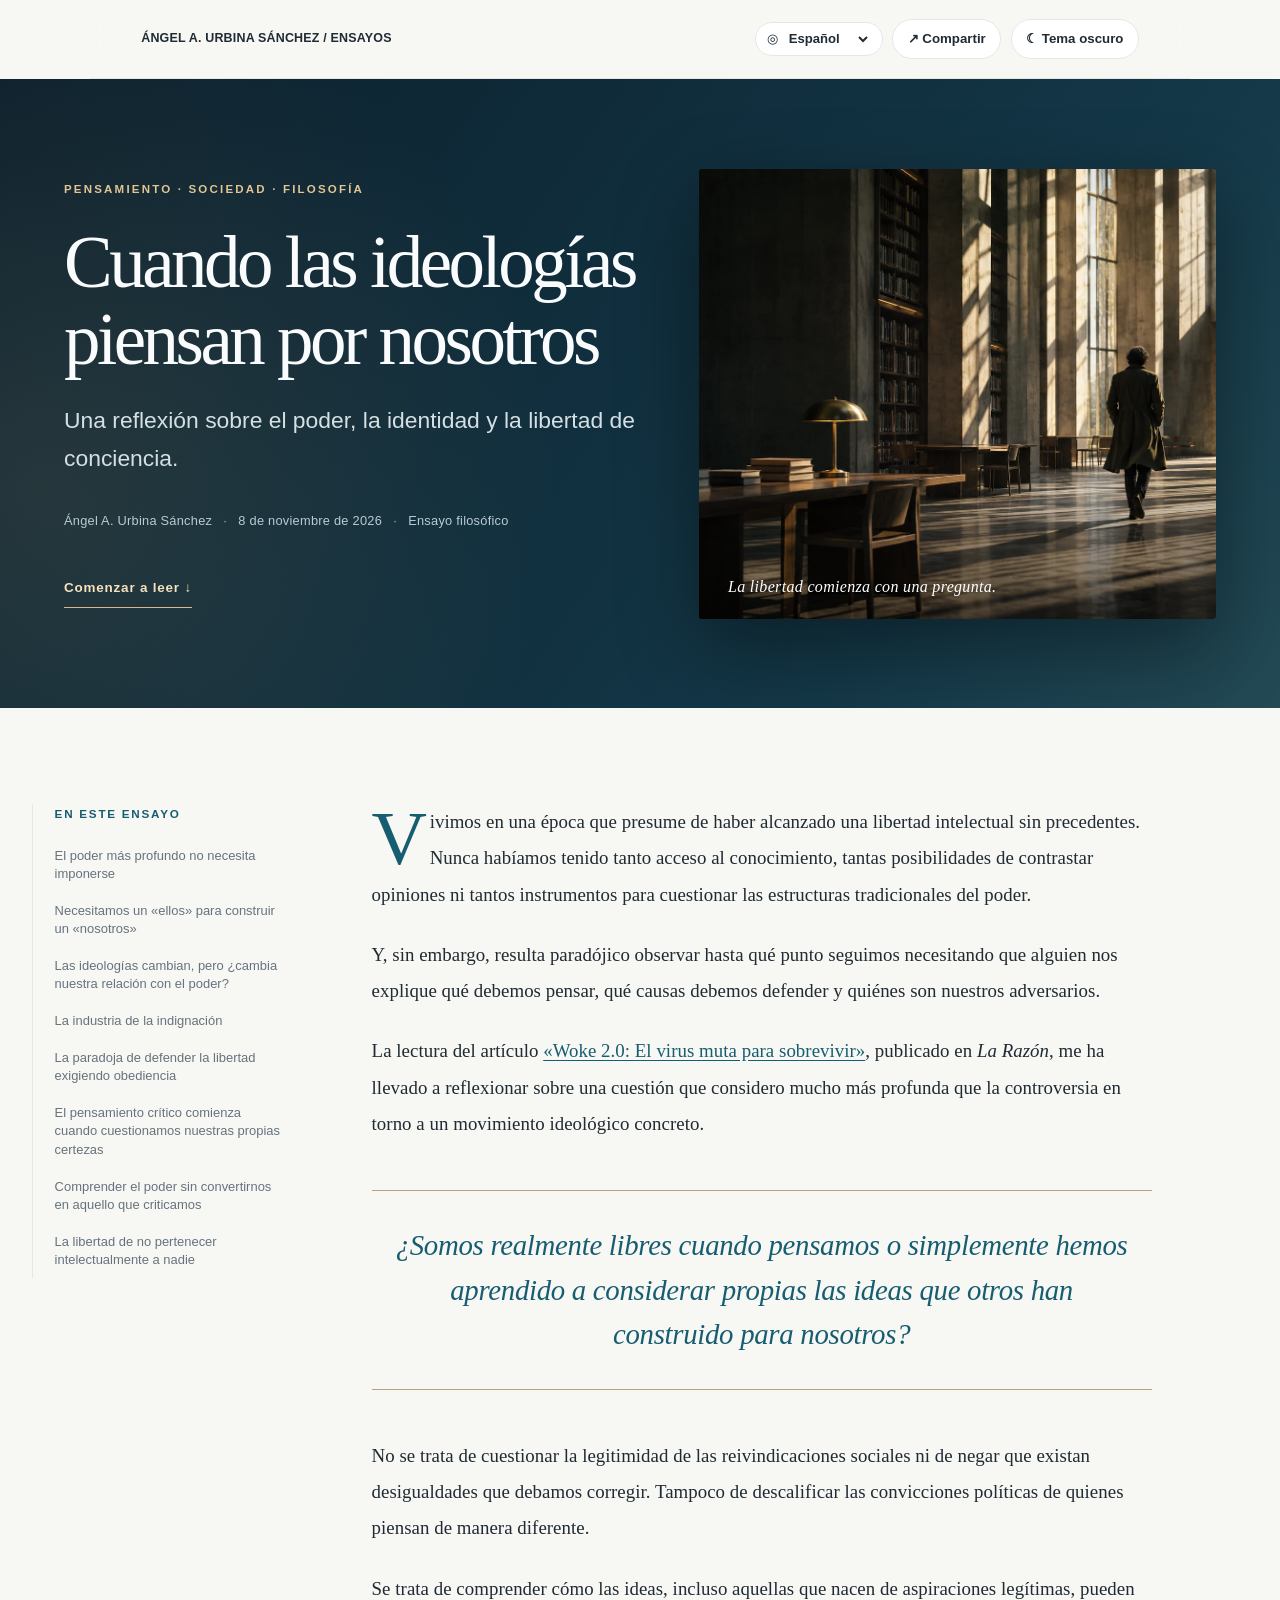
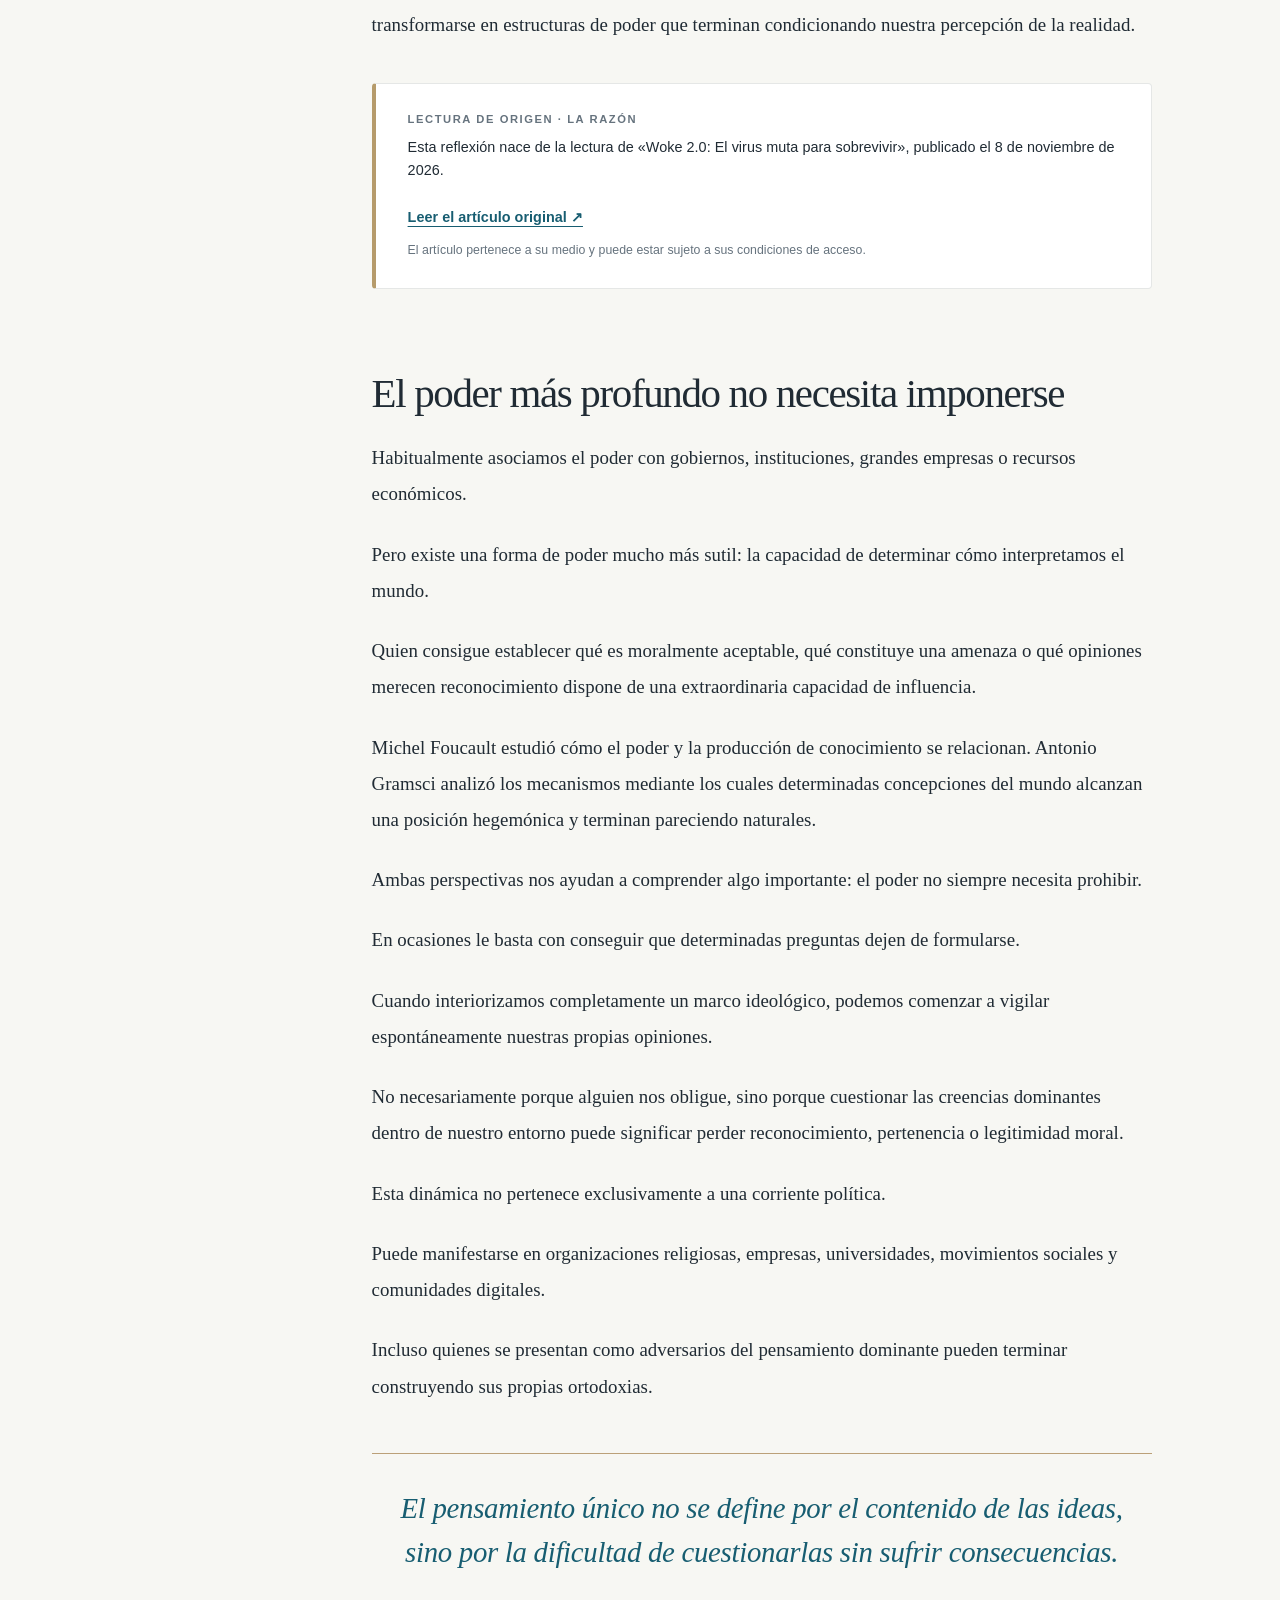
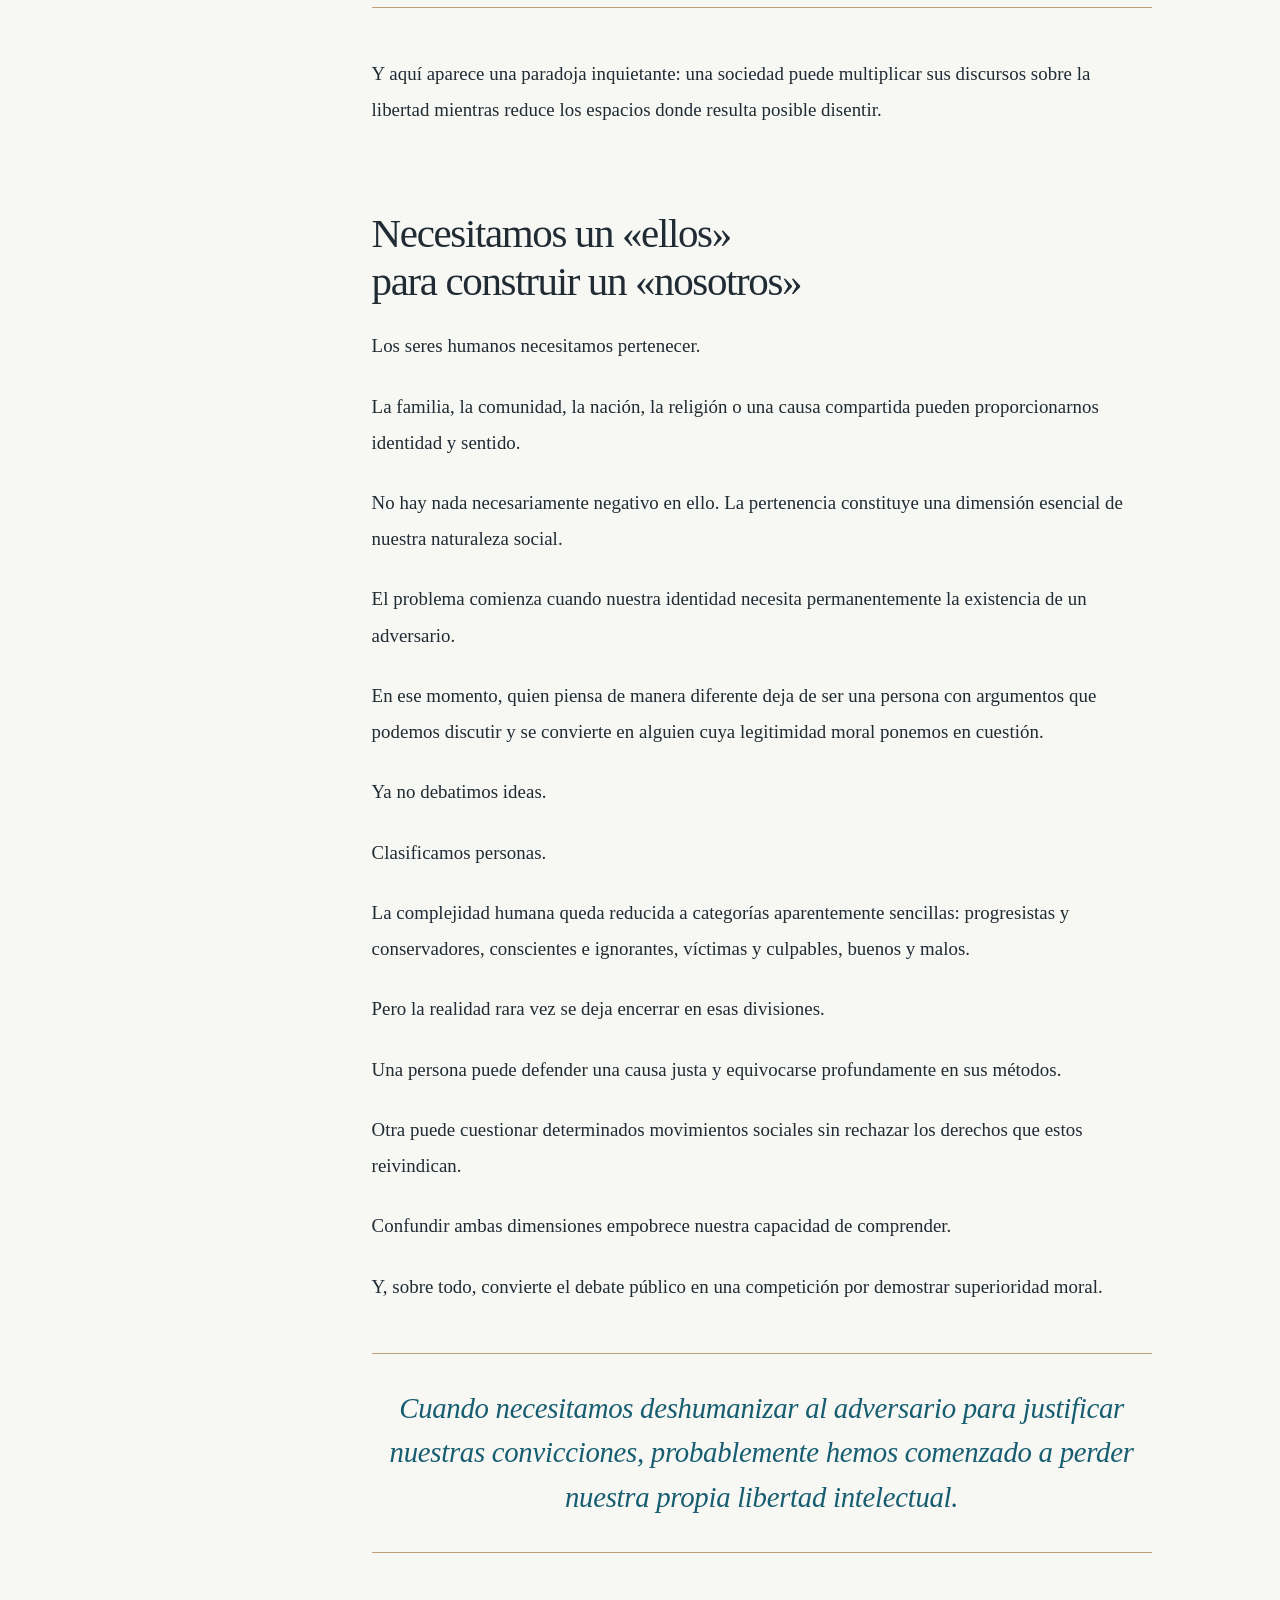
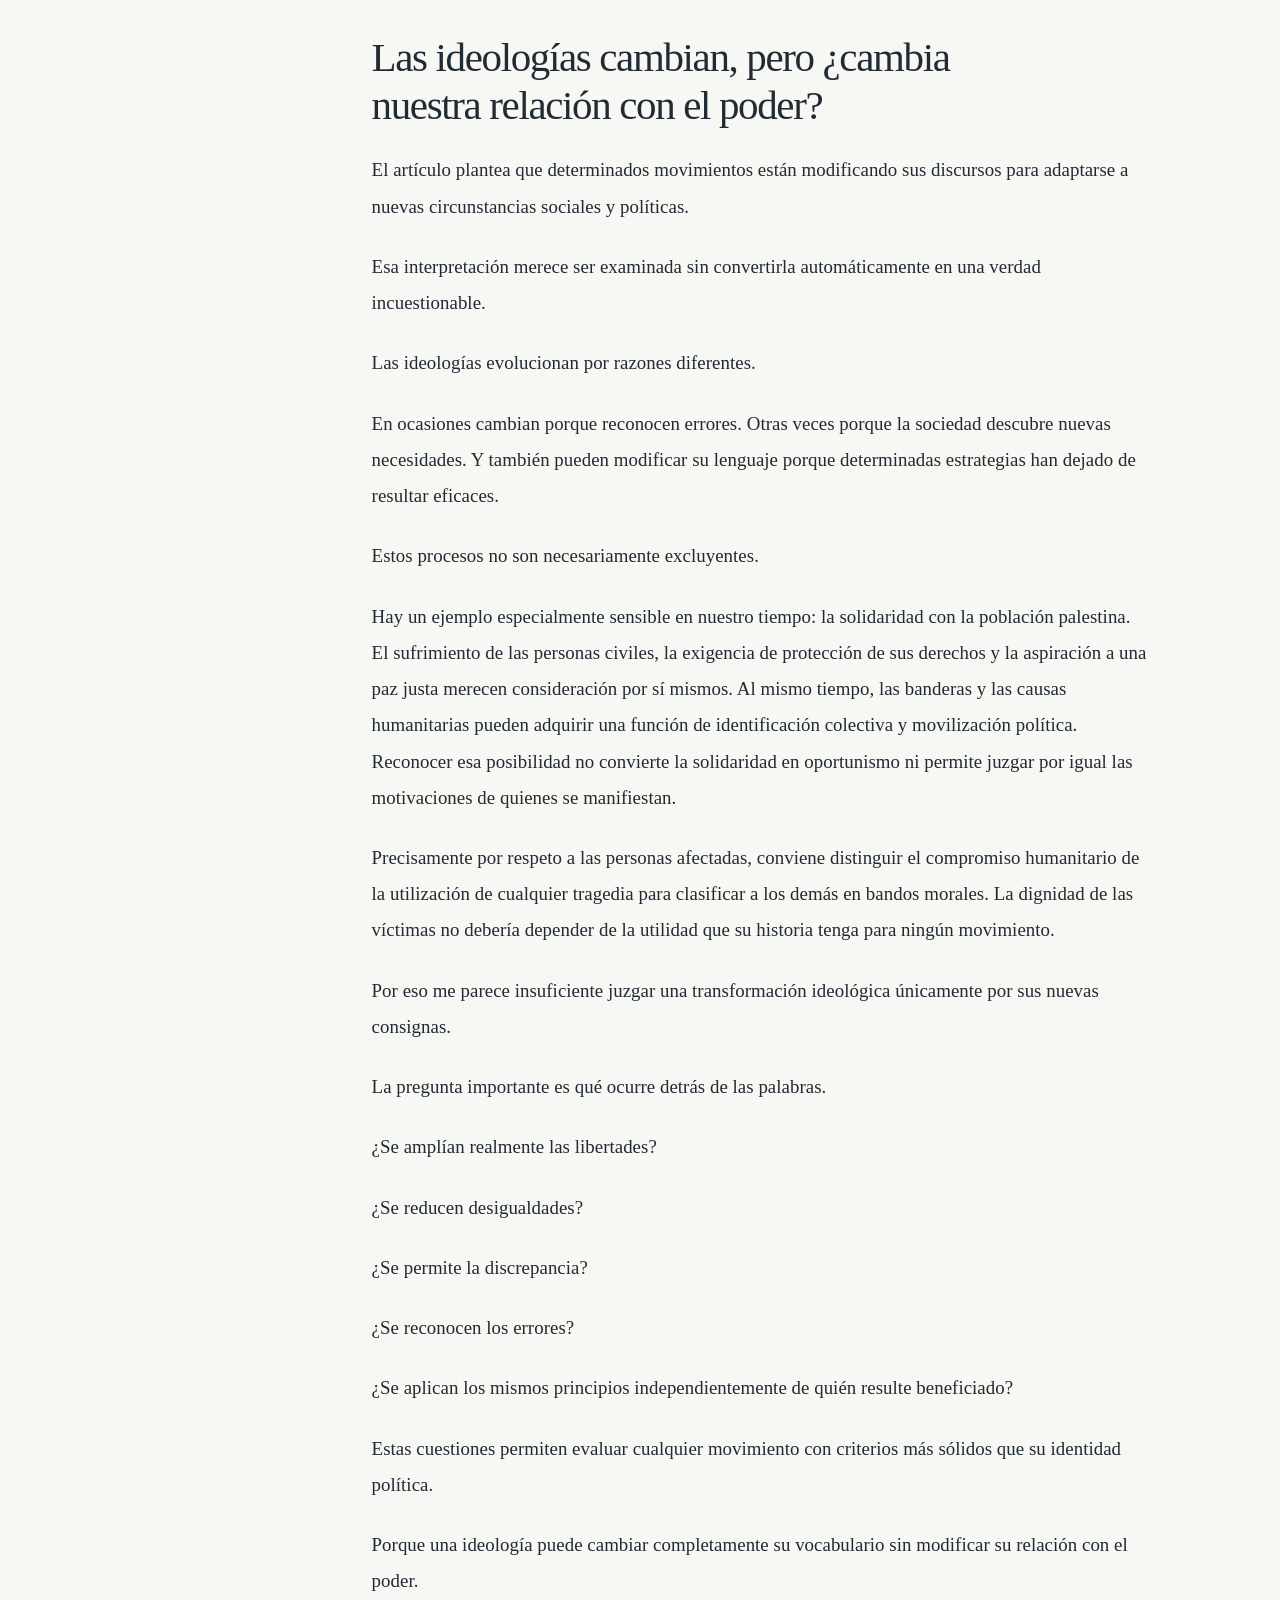
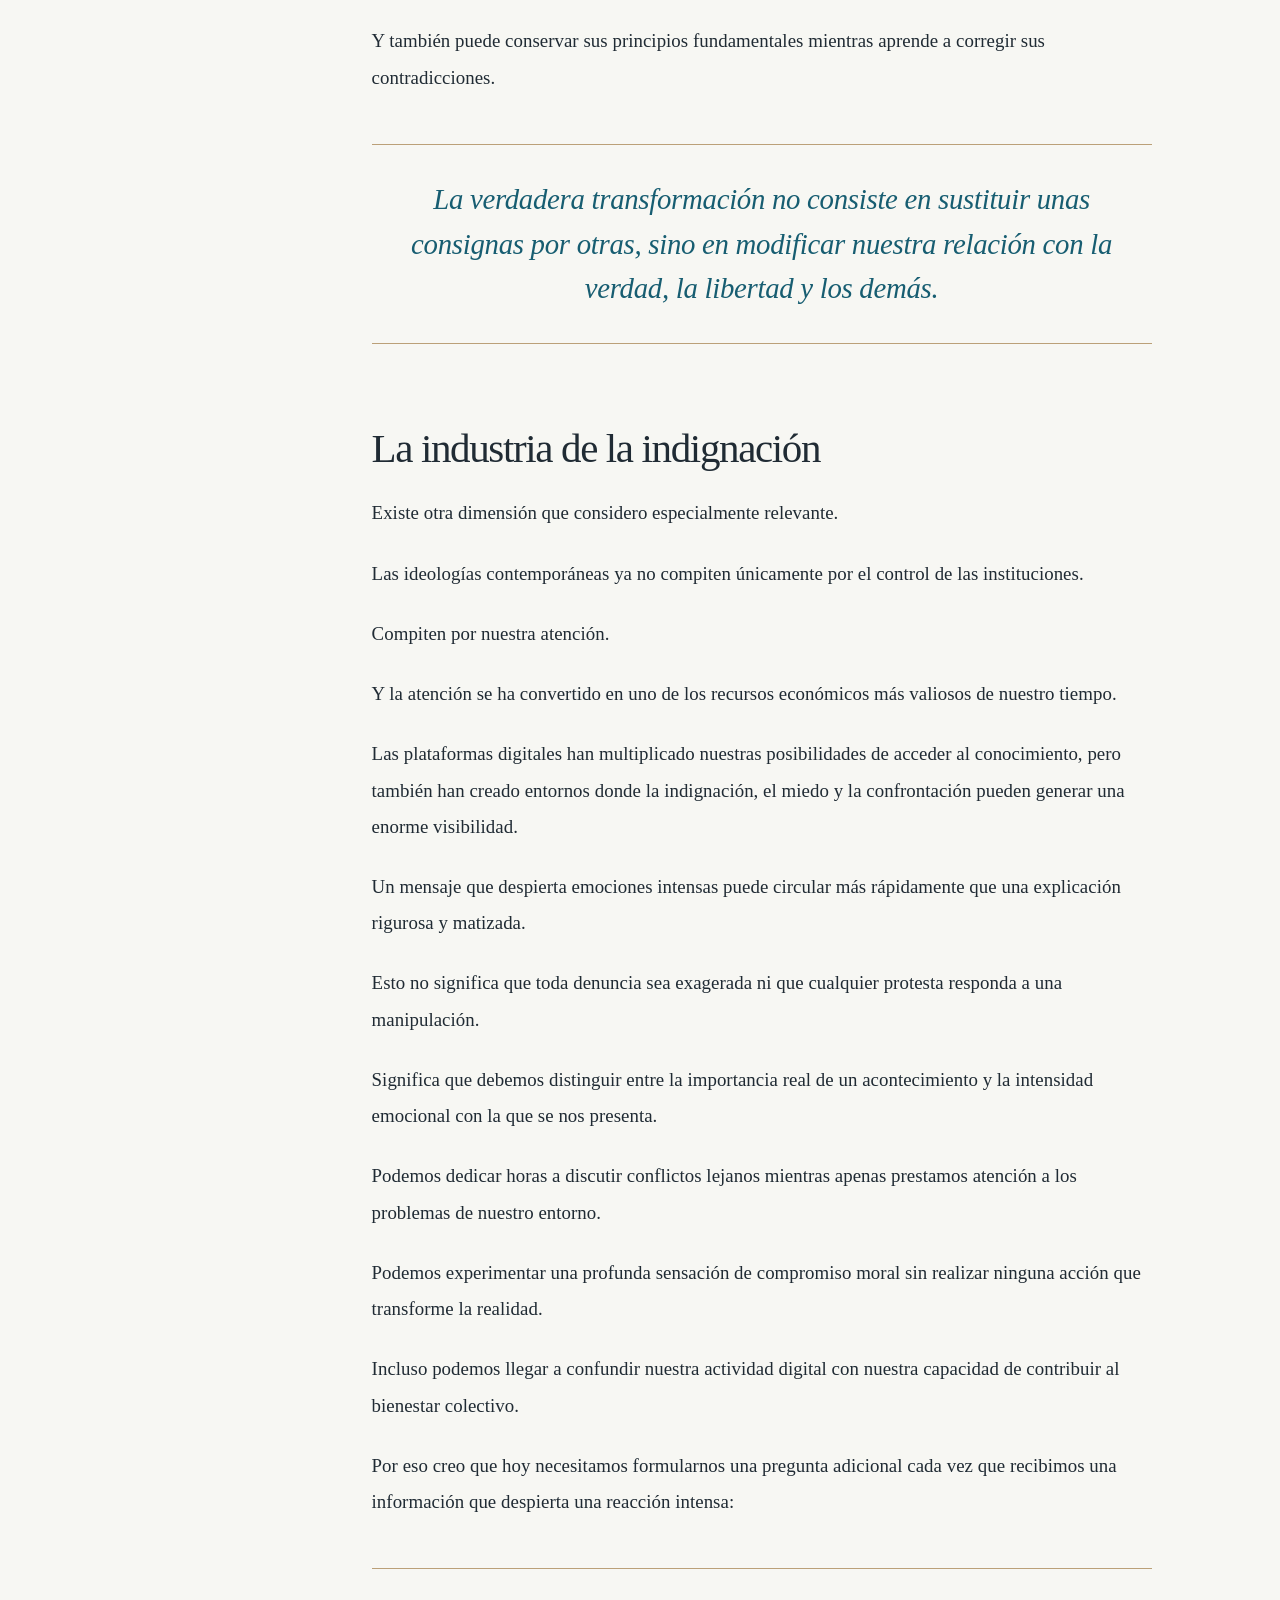
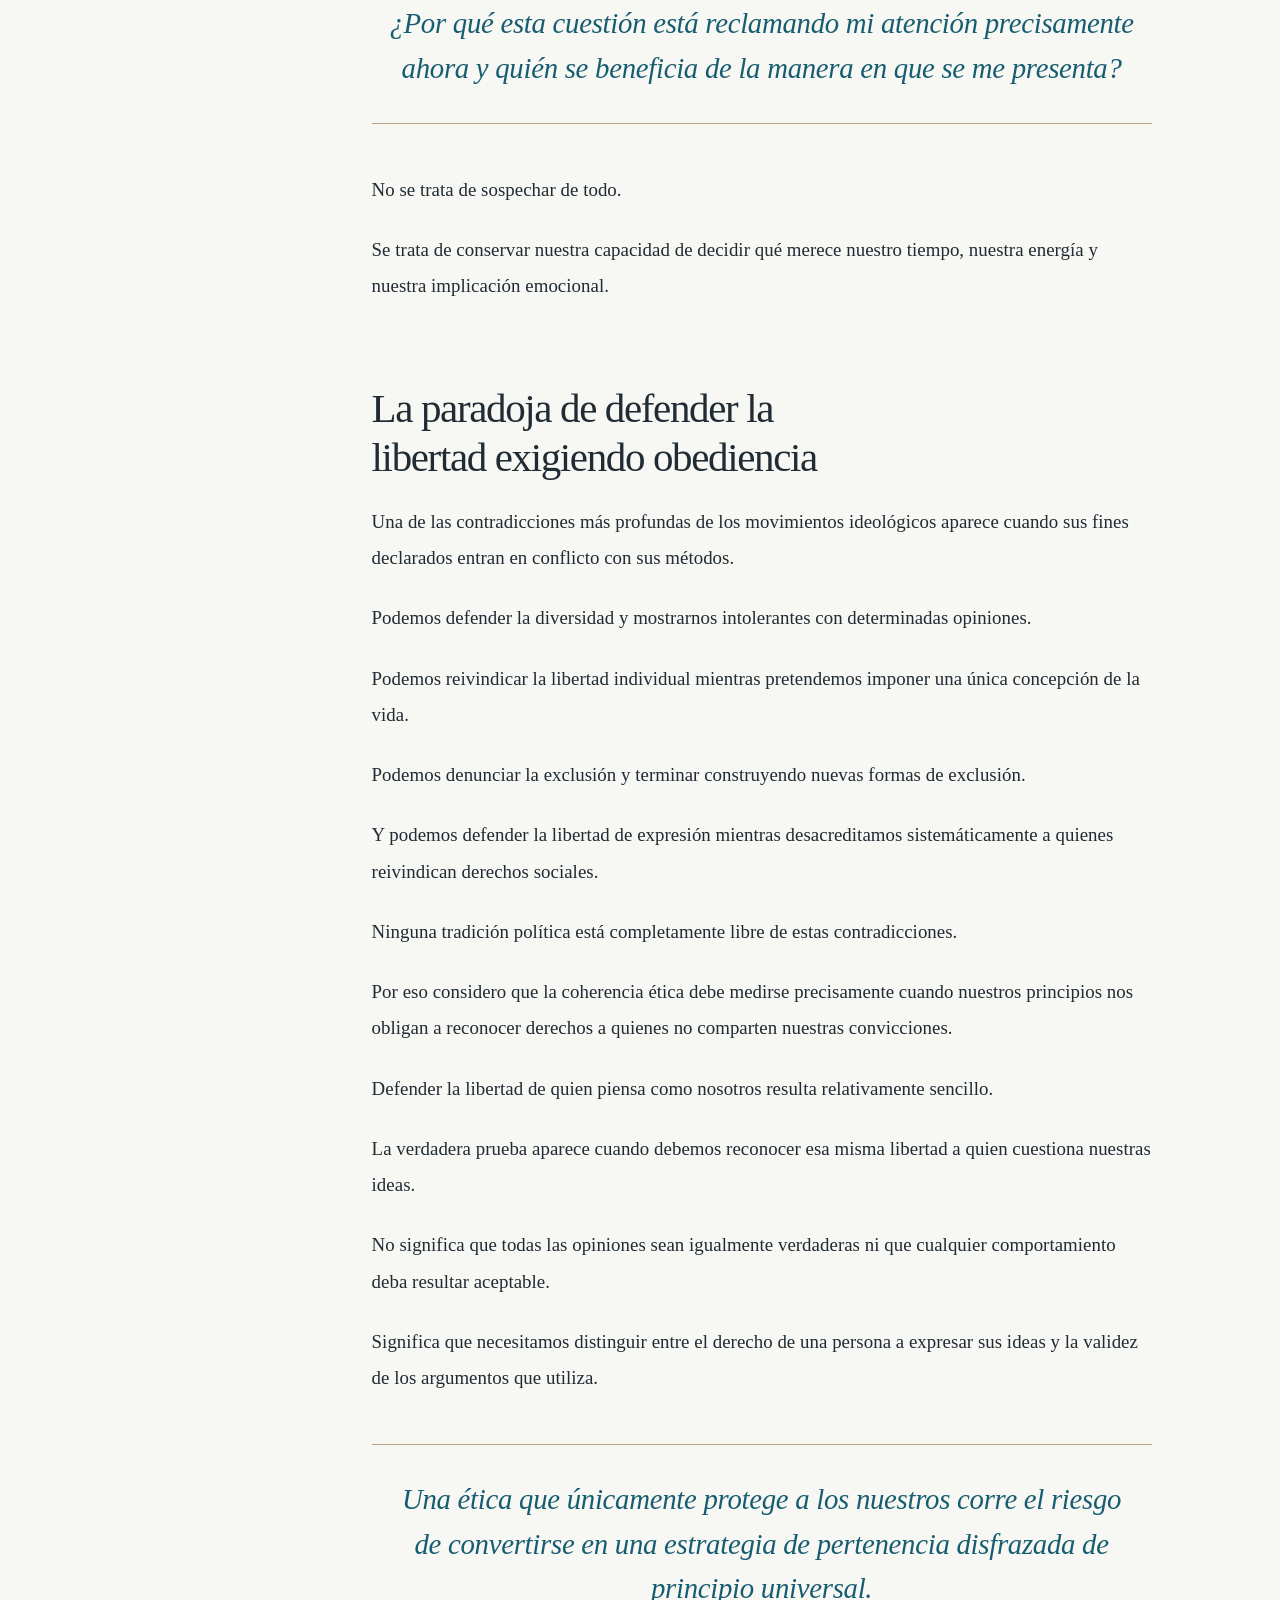
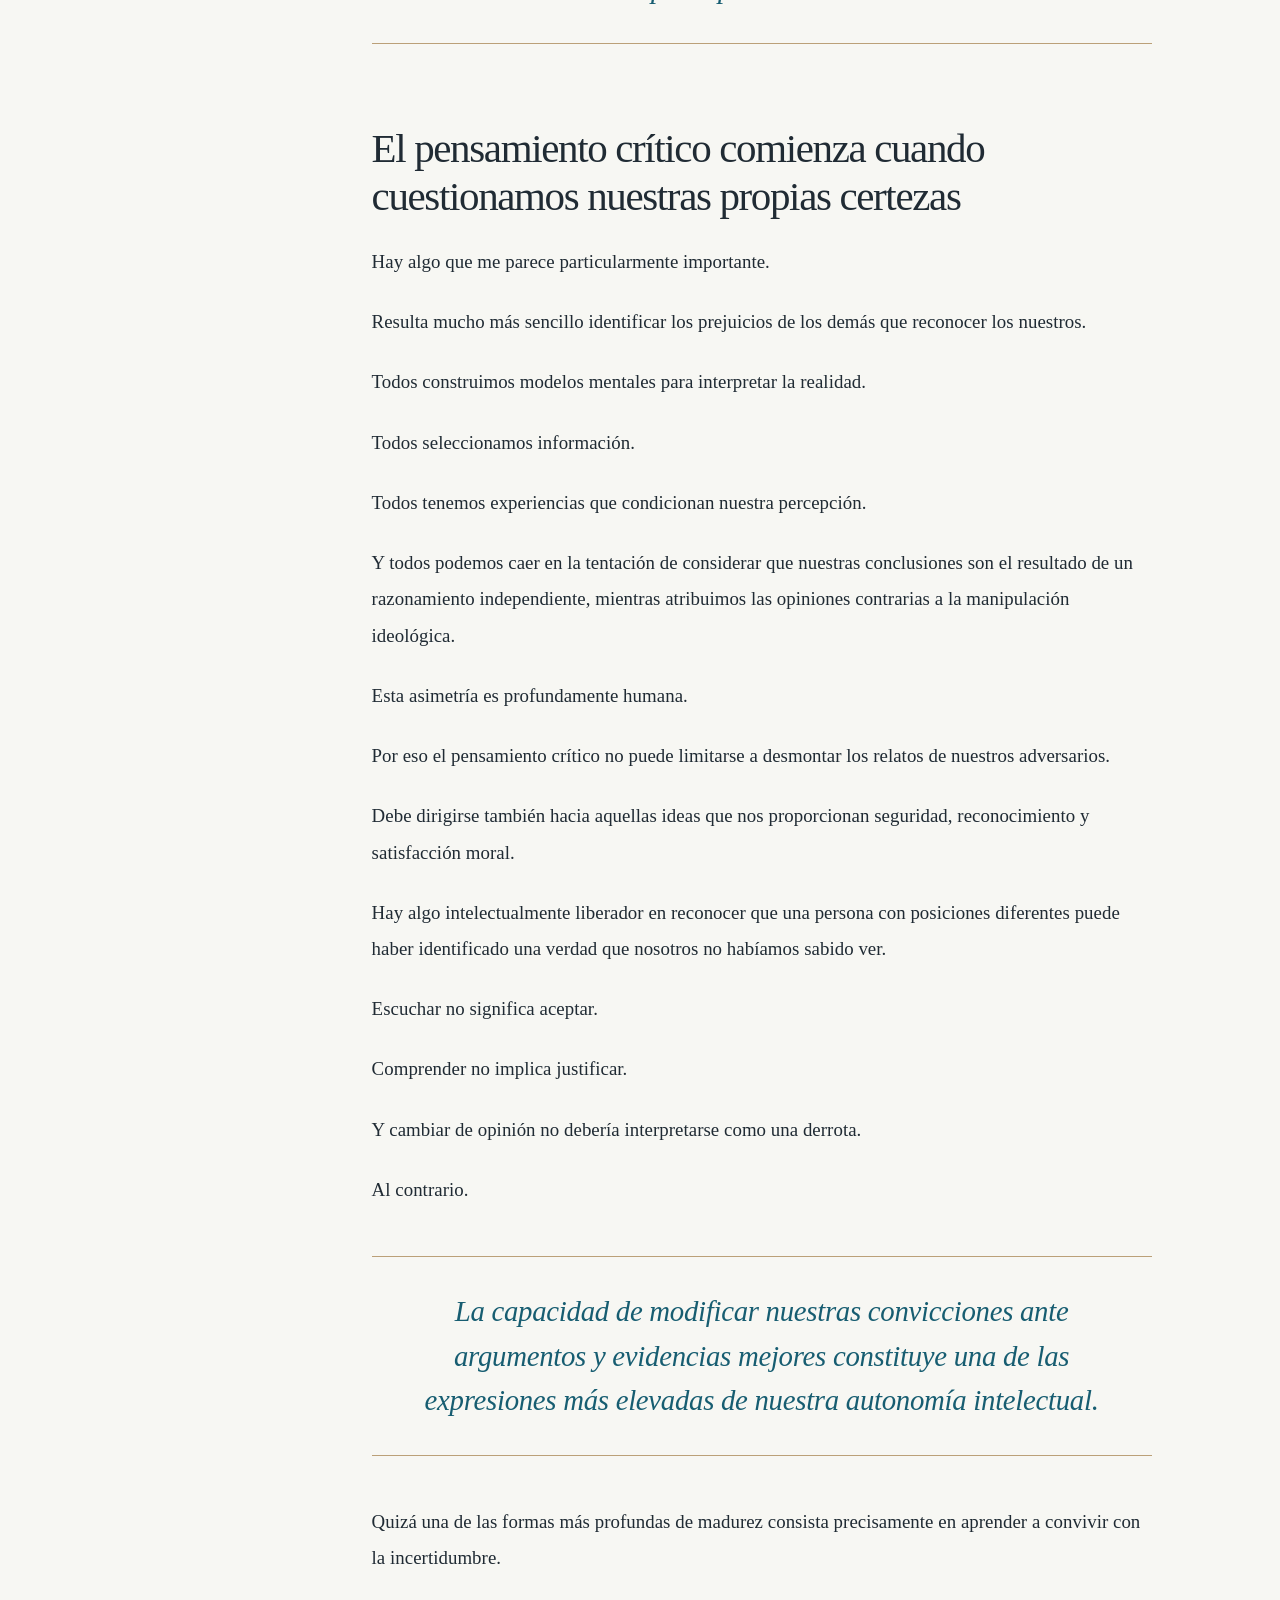
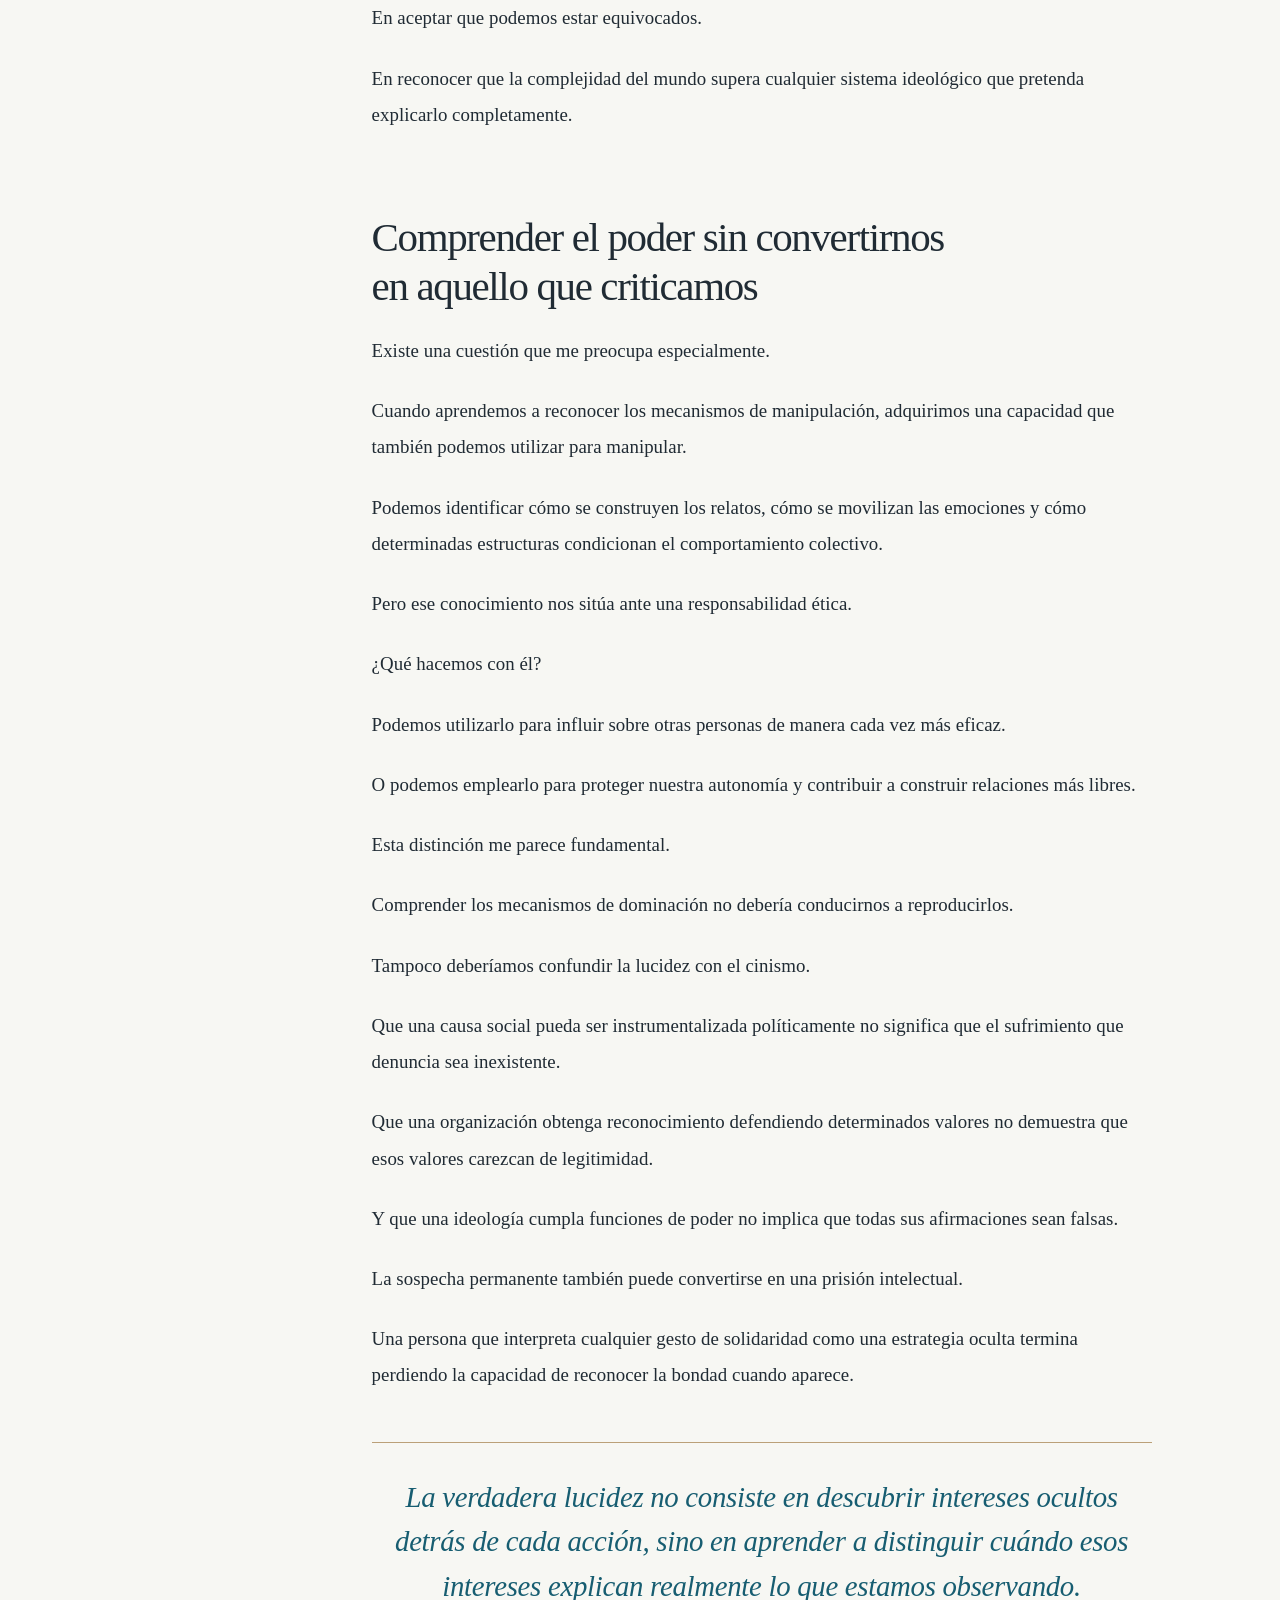
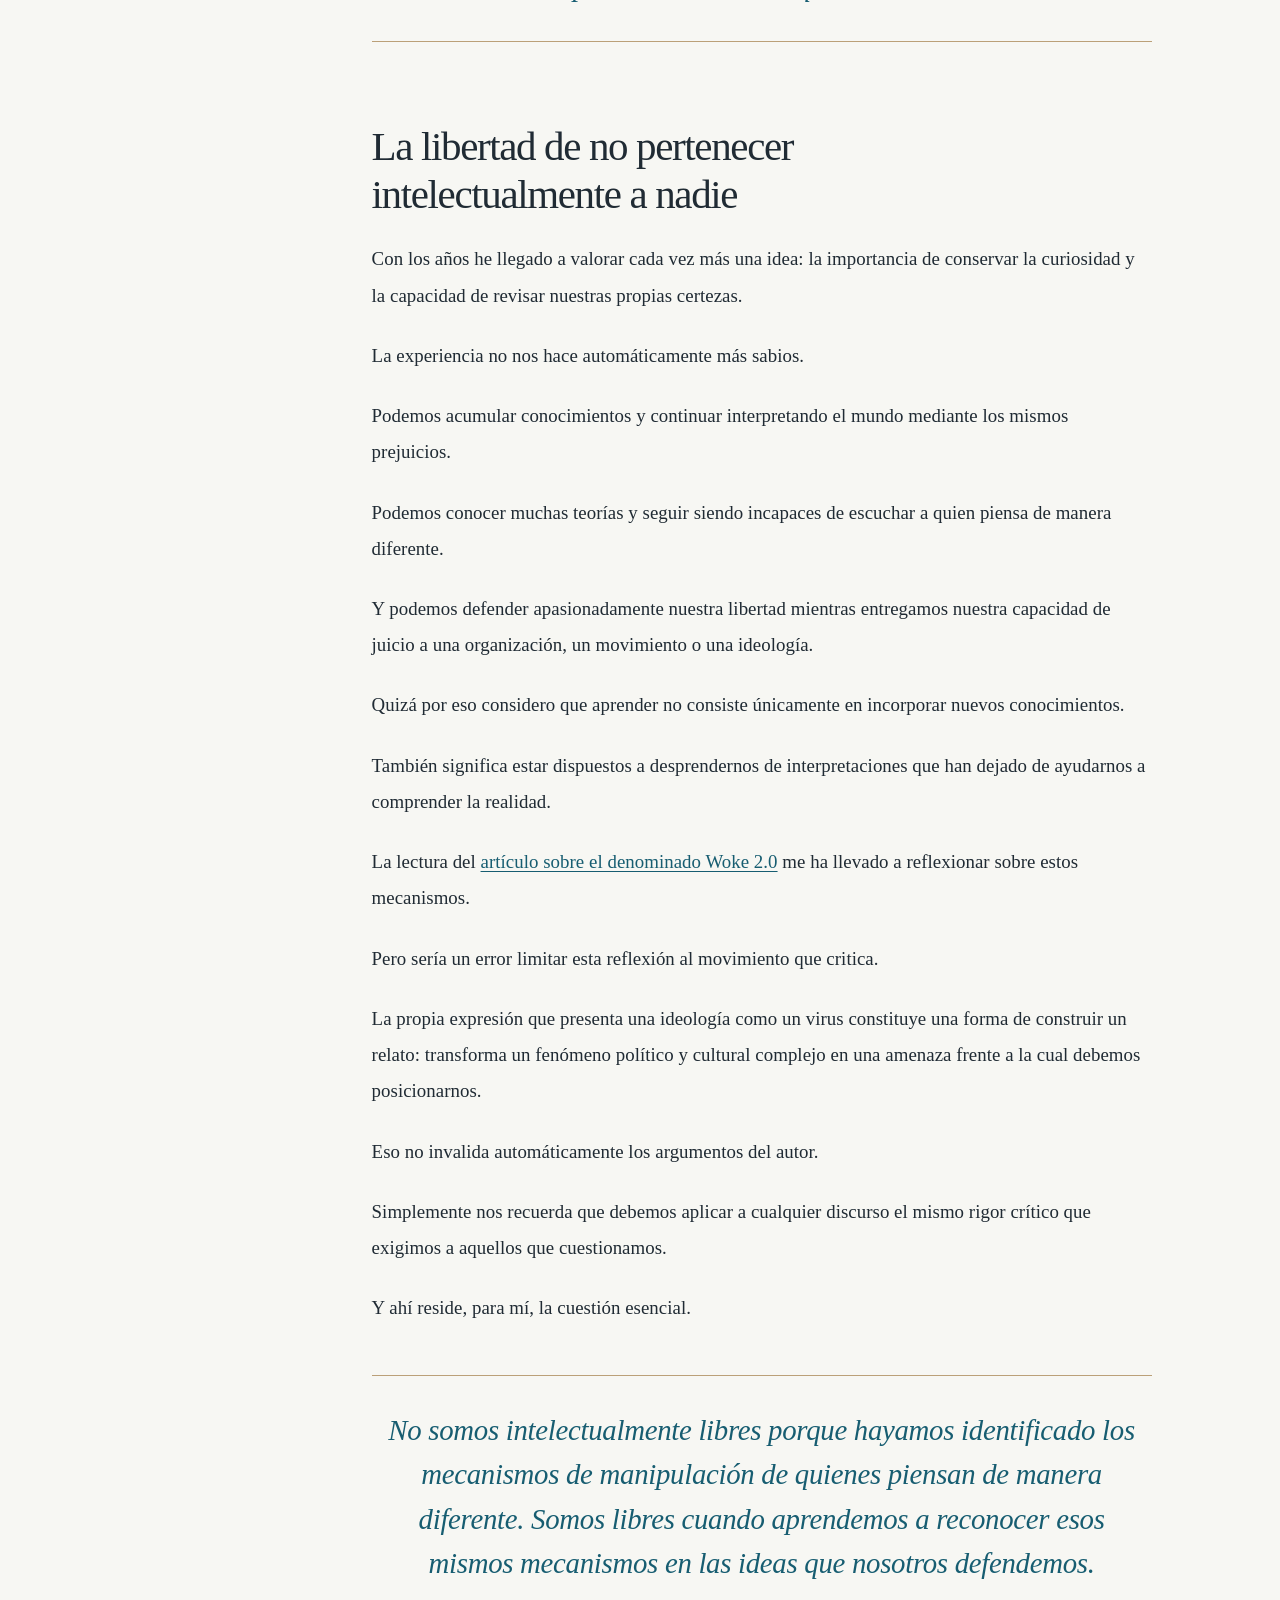
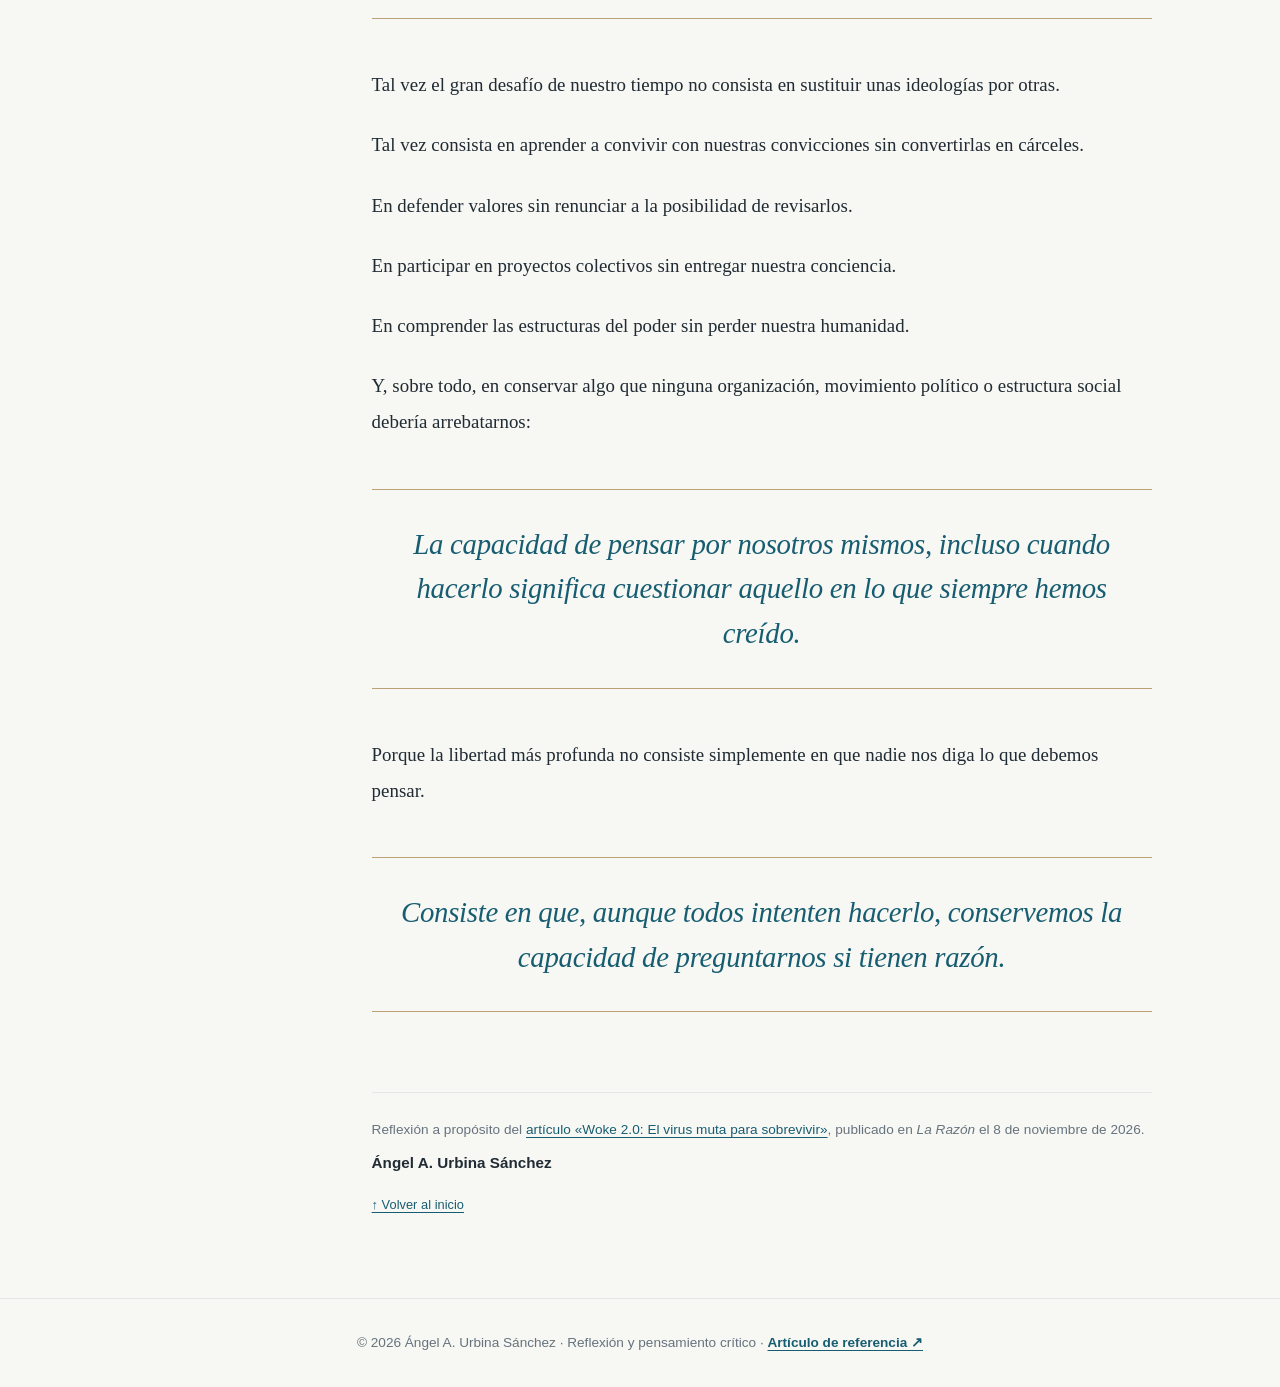
<file: index.html>
<!doctype html>
<html data-theme="light" lang="es">
<head>
<meta charset="utf-8"/>
<meta content="width=device-width,initial-scale=1" name="viewport"/>
<meta content="#102b3d" name="theme-color"/>
<meta content="Una reflexión sobre el poder, la identidad y la libertad de conciencia. — Ángel A. Urbina Sánchez." name="description"/>
<meta content="Ángel A. Urbina Sánchez" name="author"/>
<meta content="article" property="og:type"/>
<meta content="es_ES" property="og:locale"/>
<meta content="Cuando las ideologías piensan por nosotros" property="og:title"/>
<meta content="Una reflexión sobre el poder, la identidad y la libertad de conciencia." property="og:description"/>
<meta content="2026-11-08" property="article:published_time"/>
<meta content="summary_large_image" name="twitter:card"/>
<meta content="/assets/portada-social.webp" property="og:image"/>
<meta content="/assets/portada-social.webp" name="twitter:image"/>
<title>Cuando las ideologías piensan por nosotros · Ángel A. Urbina Sánchez</title>
<link href="assets/favicon.svg" rel="icon" type="image/svg+xml"/>
<link href="/assets/style.css?v=6" rel="stylesheet"/>
<script defer="" src="/assets/site.js?v=6"></script>
<meta content="no-cache, no-store, must-revalidate" http-equiv="Cache-Control"/><meta content="index,follow" name="robots"/><link href="/" hreflang="es" rel="alternate"/><link href="/ca/" hreflang="ca" rel="alternate"/><link href="/en/" hreflang="en" rel="alternate"/><link href="/pt/" hreflang="pt" rel="alternate"/><link href="/fr/" hreflang="fr" rel="alternate"/><link href="/" hreflang="x-default" rel="alternate"/></head>
<body data-copy="Enlace copiado" data-copy-prompt="Copia este enlace:" data-dark="Tema oscuro" data-language="es" data-light="Tema claro" data-share="Compartir">
<a class="skip-link" href="#contenido">Saltar al contenido</a>
<div aria-hidden="true" class="progress" id="reading-progress"></div>
<header class="topbar" id="arriba">
<a class="brand" href="#arriba">Ángel A. Urbina Sánchez / Ensayos</a>
<div class="toolbar"><label class="language-picker"><span aria-hidden="true">◎</span><select aria-label="Idioma del artículo" id="language-select" title="Idioma del artículo"><option selected="selected" value="/?v=6">Español</option><option value="/ca/?v=6">Català</option><option value="/en/?v=6">English</option><option value="/pt/?v=6">Português</option><option value="/fr/?v=6">Français</option></select></label>
<button aria-label="Compartir el artículo" id="copy-link" type="button">↗ Compartir</button>
<button aria-pressed="false" id="theme-toggle" type="button">☾ Tema oscuro</button>
</div>
</header><nav aria-label="Leer en otro idioma" class="mobile-language-nav"><a aria-current="page" aria-label="Español" href="/?v=6" hreflang="es" lang="es">ES</a><a aria-label="Català" href="/ca/?v=6" hreflang="ca" lang="ca">CA</a><a aria-label="English" href="/en/?v=6" hreflang="en" lang="en">EN</a><a aria-label="Português" href="/pt/?v=6" hreflang="pt" lang="pt">PT</a><a aria-label="Français" href="/fr/?v=6" hreflang="fr" lang="fr">FR</a></nav>
<div class="hero"><div class="hero-inner"><div class="hero-copy">
<div class="eyebrow">Pensamiento · Sociedad · Filosofía</div>
<h1>Cuando las ideologías piensan por nosotros</h1>
<p class="lead">Una reflexión sobre el poder, la identidad y la libertad de conciencia.</p>
<div class="meta"><span>Ángel A. Urbina Sánchez</span><span>8 de noviembre de 2026</span><span>Ensayo filosófico</span></div>
<a class="hero-cta" href="#contenido">Comenzar a leer ↓</a>
</div><figure class="hero-visual"><img alt="Una persona camina por una biblioteca monumental hacia la luz exterior" height="928" src="assets/biblioteca-libertad.webp" width="1648"/><figcaption>La libertad comienza con una pregunta.</figcaption></figure></div></div>
<main class="main-grid" id="contenido">
<aside aria-label="En este ensayo" class="toc"><strong>En este ensayo</strong><nav><a href="#poder">El poder más profundo no necesita imponerse</a>
<a href="#identidad">Necesitamos un «ellos» para construir un «nosotros»</a>
<a href="#ideologias">Las ideologías cambian, pero ¿cambia nuestra relación con el poder?</a>
<a href="#indignacion">La industria de la indignación</a>
<a href="#obediencia">La paradoja de defender la libertad exigiendo obediencia</a>
<a href="#pensamiento">El pensamiento crítico comienza cuando cuestionamos nuestras propias certezas</a>
<a href="#etica">Comprender el poder sin convertirnos en aquello que criticamos</a>
<a href="#libertad">La libertad de no pertenecer intelectualmente a nadie</a></nav></aside>
<article aria-label="Ensayo completo" class="article">
<section aria-labelledby="heading-introduccion" id="introduccion"><p>Vivimos en una época que presume de haber alcanzado una libertad intelectual sin precedentes. Nunca habíamos tenido tanto acceso al conocimiento, tantas posibilidades de contrastar opiniones ni tantos instrumentos para cuestionar las estructuras tradicionales del poder.</p>
<p>Y, sin embargo, resulta paradójico observar hasta qué punto seguimos necesitando que alguien nos explique qué debemos pensar, qué causas debemos defender y quiénes son nuestros adversarios.</p>
<p>La lectura del artículo <a href="https://www.larazon.es/cultura/woke-20-virus-muta-sobrevivir_202611086aefb48fea8d8979977d2cd4.html" rel="noopener noreferrer" target="_blank">«Woke 2.0: El virus muta para sobrevivir»</a>, publicado en <em>La Razón</em>, me ha llevado a reflexionar sobre una cuestión que considero mucho más profunda que la controversia en torno a un movimiento ideológico concreto.</p>
<blockquote><p>¿Somos realmente libres cuando pensamos o simplemente hemos aprendido a considerar propias las ideas que otros han construido para nosotros?</p></blockquote>
<p>No se trata de cuestionar la legitimidad de las reivindicaciones sociales ni de negar que existan desigualdades que debamos corregir. Tampoco de descalificar las convicciones políticas de quienes piensan de manera diferente.</p>
<p>Se trata de comprender cómo las ideas, incluso aquellas que nacen de aspiraciones legítimas, pueden transformarse en estructuras de poder que terminan condicionando nuestra percepción de la realidad.</p><aside aria-label="Artículo que inspira esta reflexión" class="source-box"><span class="label">Lectura de origen · La Razón</span><p>Esta reflexión nace de la lectura de «Woke 2.0: El virus muta para sobrevivir», publicado el 8 de noviembre de 2026.</p><a href="https://www.larazon.es/cultura/woke-20-virus-muta-sobrevivir_202611086aefb48fea8d8979977d2cd4.html" rel="noopener noreferrer" target="_blank">Leer el artículo original ↗</a><p style="font-size:.77rem;color:var(--muted);margin:.7rem 0 0">El artículo pertenece a su medio y puede estar sujeto a sus condiciones de acceso.</p></aside></section>
<section aria-labelledby="heading-poder" id="poder"><h2 id="heading-poder">El poder más profundo no necesita imponerse</h2><p>Habitualmente asociamos el poder con gobiernos, instituciones, grandes empresas o recursos económicos.</p>
<p>Pero existe una forma de poder mucho más sutil: la capacidad de determinar cómo interpretamos el mundo.</p>
<p>Quien consigue establecer qué es moralmente aceptable, qué constituye una amenaza o qué opiniones merecen reconocimiento dispone de una extraordinaria capacidad de influencia.</p>
<p>Michel Foucault estudió cómo el poder y la producción de conocimiento se relacionan. Antonio Gramsci analizó los mecanismos mediante los cuales determinadas concepciones del mundo alcanzan una posición hegemónica y terminan pareciendo naturales.</p>
<p>Ambas perspectivas nos ayudan a comprender algo importante: el poder no siempre necesita prohibir.</p>
<p>En ocasiones le basta con conseguir que determinadas preguntas dejen de formularse.</p>
<p>Cuando interiorizamos completamente un marco ideológico, podemos comenzar a vigilar espontáneamente nuestras propias opiniones.</p>
<p>No necesariamente porque alguien nos obligue, sino porque cuestionar las creencias dominantes dentro de nuestro entorno puede significar perder reconocimiento, pertenencia o legitimidad moral.</p>
<p>Esta dinámica no pertenece exclusivamente a una corriente política.</p>
<p>Puede manifestarse en organizaciones religiosas, empresas, universidades, movimientos sociales y comunidades digitales.</p>
<p>Incluso quienes se presentan como adversarios del pensamiento dominante pueden terminar construyendo sus propias ortodoxias.</p>
<blockquote><p>El pensamiento único no se define por el contenido de las ideas, sino por la dificultad de cuestionarlas sin sufrir consecuencias.</p></blockquote>
<p>Y aquí aparece una paradoja inquietante: una sociedad puede multiplicar sus discursos sobre la libertad mientras reduce los espacios donde resulta posible disentir.</p></section>
<section aria-labelledby="heading-identidad" id="identidad"><h2 id="heading-identidad">Necesitamos un «ellos» para construir un «nosotros»</h2><p>Los seres humanos necesitamos pertenecer.</p>
<p>La familia, la comunidad, la nación, la religión o una causa compartida pueden proporcionarnos identidad y sentido.</p>
<p>No hay nada necesariamente negativo en ello. La pertenencia constituye una dimensión esencial de nuestra naturaleza social.</p>
<p>El problema comienza cuando nuestra identidad necesita permanentemente la existencia de un adversario.</p>
<p>En ese momento, quien piensa de manera diferente deja de ser una persona con argumentos que podemos discutir y se convierte en alguien cuya legitimidad moral ponemos en cuestión.</p>
<p>Ya no debatimos ideas.</p>
<p>Clasificamos personas.</p>
<p>La complejidad humana queda reducida a categorías aparentemente sencillas: progresistas y conservadores, conscientes e ignorantes, víctimas y culpables, buenos y malos.</p>
<p>Pero la realidad rara vez se deja encerrar en esas divisiones.</p>
<p>Una persona puede defender una causa justa y equivocarse profundamente en sus métodos.</p>
<p>Otra puede cuestionar determinados movimientos sociales sin rechazar los derechos que estos reivindican.</p>
<p>Confundir ambas dimensiones empobrece nuestra capacidad de comprender.</p>
<p>Y, sobre todo, convierte el debate público en una competición por demostrar superioridad moral.</p>
<blockquote><p>Cuando necesitamos deshumanizar al adversario para justificar nuestras convicciones, probablemente hemos comenzado a perder nuestra propia libertad intelectual.</p></blockquote></section>
<section aria-labelledby="heading-ideologias" id="ideologias"><h2 id="heading-ideologias">Las ideologías cambian, pero ¿cambia nuestra relación con el poder?</h2><p>El artículo plantea que determinados movimientos están modificando sus discursos para adaptarse a nuevas circunstancias sociales y políticas.</p>
<p>Esa interpretación merece ser examinada sin convertirla automáticamente en una verdad incuestionable.</p>
<p>Las ideologías evolucionan por razones diferentes.</p>
<p>En ocasiones cambian porque reconocen errores. Otras veces porque la sociedad descubre nuevas necesidades. Y también pueden modificar su lenguaje porque determinadas estrategias han dejado de resultar eficaces.</p>
<p>Estos procesos no son necesariamente excluyentes.</p>
<p>Hay un ejemplo especialmente sensible en nuestro tiempo: la solidaridad con la población palestina. El sufrimiento de las personas civiles, la exigencia de protección de sus derechos y la aspiración a una paz justa merecen consideración por sí mismos. Al mismo tiempo, las banderas y las causas humanitarias pueden adquirir una función de identificación colectiva y movilización política. Reconocer esa posibilidad no convierte la solidaridad en oportunismo ni permite juzgar por igual las motivaciones de quienes se manifiestan.</p>
<p>Precisamente por respeto a las personas afectadas, conviene distinguir el compromiso humanitario de la utilización de cualquier tragedia para clasificar a los demás en bandos morales. La dignidad de las víctimas no debería depender de la utilidad que su historia tenga para ningún movimiento.</p>
<p>Por eso me parece insuficiente juzgar una transformación ideológica únicamente por sus nuevas consignas.</p>
<p>La pregunta importante es qué ocurre detrás de las palabras.</p>
<p>¿Se amplían realmente las libertades?</p>
<p>¿Se reducen desigualdades?</p>
<p>¿Se permite la discrepancia?</p>
<p>¿Se reconocen los errores?</p>
<p>¿Se aplican los mismos principios independientemente de quién resulte beneficiado?</p>
<p>Estas cuestiones permiten evaluar cualquier movimiento con criterios más sólidos que su identidad política.</p>
<p>Porque una ideología puede cambiar completamente su vocabulario sin modificar su relación con el poder.</p>
<p>Y también puede conservar sus principios fundamentales mientras aprende a corregir sus contradicciones.</p>
<blockquote><p>La verdadera transformación no consiste en sustituir unas consignas por otras, sino en modificar nuestra relación con la verdad, la libertad y los demás.</p></blockquote></section>
<section aria-labelledby="heading-indignacion" id="indignacion"><h2 id="heading-indignacion">La industria de la indignación</h2><p>Existe otra dimensión que considero especialmente relevante.</p>
<p>Las ideologías contemporáneas ya no compiten únicamente por el control de las instituciones.</p>
<p>Compiten por nuestra atención.</p>
<p>Y la atención se ha convertido en uno de los recursos económicos más valiosos de nuestro tiempo.</p>
<p>Las plataformas digitales han multiplicado nuestras posibilidades de acceder al conocimiento, pero también han creado entornos donde la indignación, el miedo y la confrontación pueden generar una enorme visibilidad.</p>
<p>Un mensaje que despierta emociones intensas puede circular más rápidamente que una explicación rigurosa y matizada.</p>
<p>Esto no significa que toda denuncia sea exagerada ni que cualquier protesta responda a una manipulación.</p>
<p>Significa que debemos distinguir entre la importancia real de un acontecimiento y la intensidad emocional con la que se nos presenta.</p>
<p>Podemos dedicar horas a discutir conflictos lejanos mientras apenas prestamos atención a los problemas de nuestro entorno.</p>
<p>Podemos experimentar una profunda sensación de compromiso moral sin realizar ninguna acción que transforme la realidad.</p>
<p>Incluso podemos llegar a confundir nuestra actividad digital con nuestra capacidad de contribuir al bienestar colectivo.</p>
<p>Por eso creo que hoy necesitamos formularnos una pregunta adicional cada vez que recibimos una información que despierta una reacción intensa:</p>
<blockquote><p>¿Por qué esta cuestión está reclamando mi atención precisamente ahora y quién se beneficia de la manera en que se me presenta?</p></blockquote>
<p>No se trata de sospechar de todo.</p>
<p>Se trata de conservar nuestra capacidad de decidir qué merece nuestro tiempo, nuestra energía y nuestra implicación emocional.</p></section>
<section aria-labelledby="heading-obediencia" id="obediencia"><h2 id="heading-obediencia">La paradoja de defender la libertad exigiendo obediencia</h2><p>Una de las contradicciones más profundas de los movimientos ideológicos aparece cuando sus fines declarados entran en conflicto con sus métodos.</p>
<p>Podemos defender la diversidad y mostrarnos intolerantes con determinadas opiniones.</p>
<p>Podemos reivindicar la libertad individual mientras pretendemos imponer una única concepción de la vida.</p>
<p>Podemos denunciar la exclusión y terminar construyendo nuevas formas de exclusión.</p>
<p>Y podemos defender la libertad de expresión mientras desacreditamos sistemáticamente a quienes reivindican derechos sociales.</p>
<p>Ninguna tradición política está completamente libre de estas contradicciones.</p>
<p>Por eso considero que la coherencia ética debe medirse precisamente cuando nuestros principios nos obligan a reconocer derechos a quienes no comparten nuestras convicciones.</p>
<p>Defender la libertad de quien piensa como nosotros resulta relativamente sencillo.</p>
<p>La verdadera prueba aparece cuando debemos reconocer esa misma libertad a quien cuestiona nuestras ideas.</p>
<p>No significa que todas las opiniones sean igualmente verdaderas ni que cualquier comportamiento deba resultar aceptable.</p>
<p>Significa que necesitamos distinguir entre el derecho de una persona a expresar sus ideas y la validez de los argumentos que utiliza.</p>
<blockquote><p>Una ética que únicamente protege a los nuestros corre el riesgo de convertirse en una estrategia de pertenencia disfrazada de principio universal.</p></blockquote></section>
<section aria-labelledby="heading-pensamiento" id="pensamiento"><h2 id="heading-pensamiento">El pensamiento crítico comienza cuando cuestionamos nuestras propias certezas</h2><p>Hay algo que me parece particularmente importante.</p>
<p>Resulta mucho más sencillo identificar los prejuicios de los demás que reconocer los nuestros.</p>
<p>Todos construimos modelos mentales para interpretar la realidad.</p>
<p>Todos seleccionamos información.</p>
<p>Todos tenemos experiencias que condicionan nuestra percepción.</p>
<p>Y todos podemos caer en la tentación de considerar que nuestras conclusiones son el resultado de un razonamiento independiente, mientras atribuimos las opiniones contrarias a la manipulación ideológica.</p>
<p>Esta asimetría es profundamente humana.</p>
<p>Por eso el pensamiento crítico no puede limitarse a desmontar los relatos de nuestros adversarios.</p>
<p>Debe dirigirse también hacia aquellas ideas que nos proporcionan seguridad, reconocimiento y satisfacción moral.</p>
<p>Hay algo intelectualmente liberador en reconocer que una persona con posiciones diferentes puede haber identificado una verdad que nosotros no habíamos sabido ver.</p>
<p>Escuchar no significa aceptar.</p>
<p>Comprender no implica justificar.</p>
<p>Y cambiar de opinión no debería interpretarse como una derrota.</p>
<p>Al contrario.</p>
<blockquote><p>La capacidad de modificar nuestras convicciones ante argumentos y evidencias mejores constituye una de las expresiones más elevadas de nuestra autonomía intelectual.</p></blockquote>
<p>Quizá una de las formas más profundas de madurez consista precisamente en aprender a convivir con la incertidumbre.</p>
<p>En aceptar que podemos estar equivocados.</p>
<p>En reconocer que la complejidad del mundo supera cualquier sistema ideológico que pretenda explicarlo completamente.</p></section>
<section aria-labelledby="heading-etica" id="etica"><h2 id="heading-etica">Comprender el poder sin convertirnos en aquello que criticamos</h2><p>Existe una cuestión que me preocupa especialmente.</p>
<p>Cuando aprendemos a reconocer los mecanismos de manipulación, adquirimos una capacidad que también podemos utilizar para manipular.</p>
<p>Podemos identificar cómo se construyen los relatos, cómo se movilizan las emociones y cómo determinadas estructuras condicionan el comportamiento colectivo.</p>
<p>Pero ese conocimiento nos sitúa ante una responsabilidad ética.</p>
<p>¿Qué hacemos con él?</p>
<p>Podemos utilizarlo para influir sobre otras personas de manera cada vez más eficaz.</p>
<p>O podemos emplearlo para proteger nuestra autonomía y contribuir a construir relaciones más libres.</p>
<p>Esta distinción me parece fundamental.</p>
<p>Comprender los mecanismos de dominación no debería conducirnos a reproducirlos.</p>
<p>Tampoco deberíamos confundir la lucidez con el cinismo.</p>
<p>Que una causa social pueda ser instrumentalizada políticamente no significa que el sufrimiento que denuncia sea inexistente.</p>
<p>Que una organización obtenga reconocimiento defendiendo determinados valores no demuestra que esos valores carezcan de legitimidad.</p>
<p>Y que una ideología cumpla funciones de poder no implica que todas sus afirmaciones sean falsas.</p>
<p>La sospecha permanente también puede convertirse en una prisión intelectual.</p>
<p>Una persona que interpreta cualquier gesto de solidaridad como una estrategia oculta termina perdiendo la capacidad de reconocer la bondad cuando aparece.</p>
<blockquote><p>La verdadera lucidez no consiste en descubrir intereses ocultos detrás de cada acción, sino en aprender a distinguir cuándo esos intereses explican realmente lo que estamos observando.</p></blockquote></section>
<section aria-labelledby="heading-libertad" id="libertad"><h2 id="heading-libertad">La libertad de no pertenecer intelectualmente a nadie</h2><p>Con los años he llegado a valorar cada vez más una idea: la importancia de conservar la curiosidad y la capacidad de revisar nuestras propias certezas.</p>
<p>La experiencia no nos hace automáticamente más sabios.</p>
<p>Podemos acumular conocimientos y continuar interpretando el mundo mediante los mismos prejuicios.</p>
<p>Podemos conocer muchas teorías y seguir siendo incapaces de escuchar a quien piensa de manera diferente.</p>
<p>Y podemos defender apasionadamente nuestra libertad mientras entregamos nuestra capacidad de juicio a una organización, un movimiento o una ideología.</p>
<p>Quizá por eso considero que aprender no consiste únicamente en incorporar nuevos conocimientos.</p>
<p>También significa estar dispuestos a desprendernos de interpretaciones que han dejado de ayudarnos a comprender la realidad.</p>
<p>La lectura del <a href="https://www.larazon.es/cultura/woke-20-virus-muta-sobrevivir_202611086aefb48fea8d8979977d2cd4.html" rel="noopener noreferrer" target="_blank">artículo sobre el denominado Woke 2.0</a> me ha llevado a reflexionar sobre estos mecanismos.</p>
<p>Pero sería un error limitar esta reflexión al movimiento que critica.</p>
<p>La propia expresión que presenta una ideología como un virus constituye una forma de construir un relato: transforma un fenómeno político y cultural complejo en una amenaza frente a la cual debemos posicionarnos.</p>
<p>Eso no invalida automáticamente los argumentos del autor.</p>
<p>Simplemente nos recuerda que debemos aplicar a cualquier discurso el mismo rigor crítico que exigimos a aquellos que cuestionamos.</p>
<p>Y ahí reside, para mí, la cuestión esencial.</p>
<blockquote><p>No somos intelectualmente libres porque hayamos identificado los mecanismos de manipulación de quienes piensan de manera diferente. Somos libres cuando aprendemos a reconocer esos mismos mecanismos en las ideas que nosotros defendemos.</p></blockquote>
<p>Tal vez el gran desafío de nuestro tiempo no consista en sustituir unas ideologías por otras.</p>
<p>Tal vez consista en aprender a convivir con nuestras convicciones sin convertirlas en cárceles.</p>
<p>En defender valores sin renunciar a la posibilidad de revisarlos.</p>
<p>En participar en proyectos colectivos sin entregar nuestra conciencia.</p>
<p>En comprender las estructuras del poder sin perder nuestra humanidad.</p>
<p>Y, sobre todo, en conservar algo que ninguna organización, movimiento político o estructura social debería arrebatarnos:</p>
<blockquote><p>La capacidad de pensar por nosotros mismos, incluso cuando hacerlo significa cuestionar aquello en lo que siempre hemos creído.</p></blockquote>
<p>Porque la libertad más profunda no consiste simplemente en que nadie nos diga lo que debemos pensar.</p>
<blockquote><p>Consiste en que, aunque todos intenten hacerlo, conservemos la capacidad de preguntarnos si tienen razón.</p></blockquote></section>
<div class="signature">Reflexión a propósito del <a href="https://www.larazon.es/cultura/woke-20-virus-muta-sobrevivir_202611086aefb48fea8d8979977d2cd4.html" rel="noopener noreferrer" target="_blank">artículo «Woke 2.0: El virus muta para sobrevivir»</a>, publicado en <em>La Razón</em> el 8 de noviembre de 2026.<strong>Ángel A. Urbina Sánchez</strong><a class="back-to-top" href="#arriba">↑ Volver al inicio</a></div>
</article>
</main>
<footer class="footer">© 2026 Ángel A. Urbina Sánchez · Reflexión y pensamiento crítico · <a href="https://www.larazon.es/cultura/woke-20-virus-muta-sobrevivir_202611086aefb48fea8d8979977d2cd4.html" rel="noopener noreferrer" target="_blank">Artículo de referencia ↗</a></footer>
</body></html>
</file>
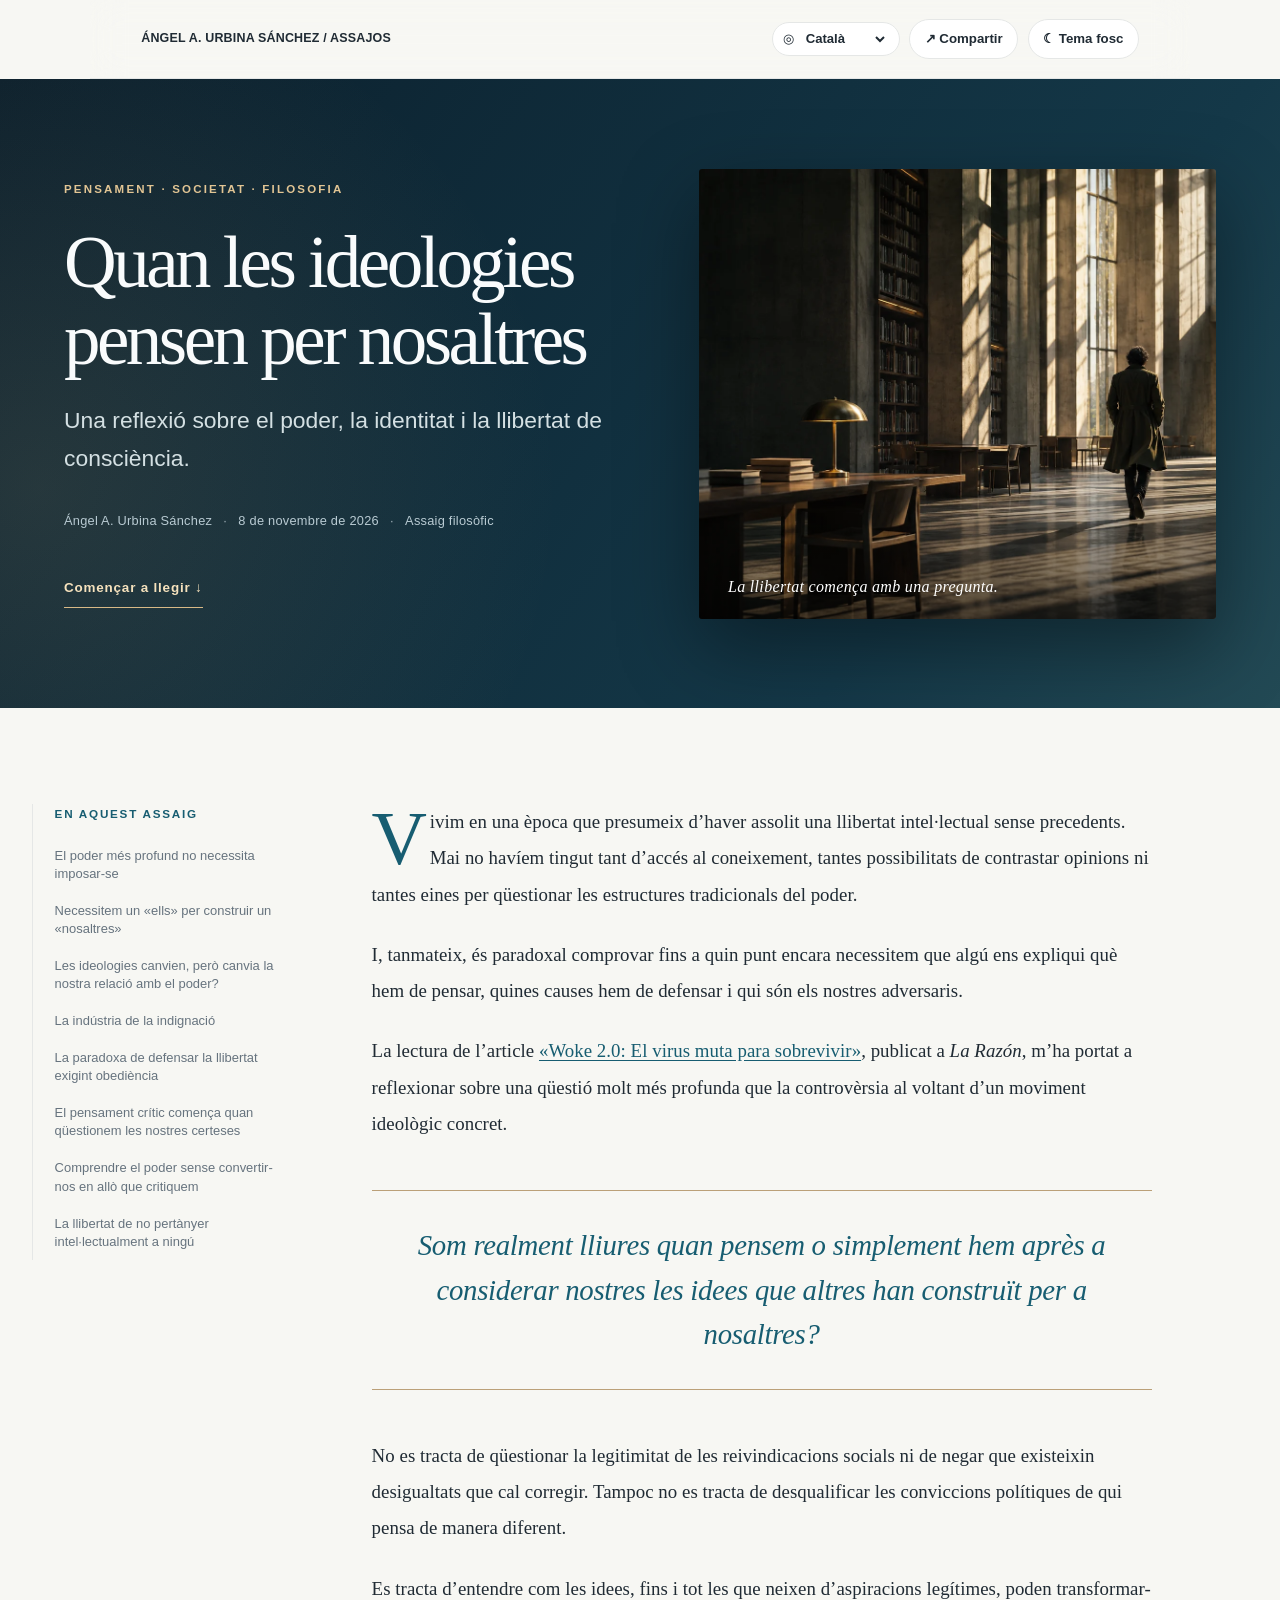
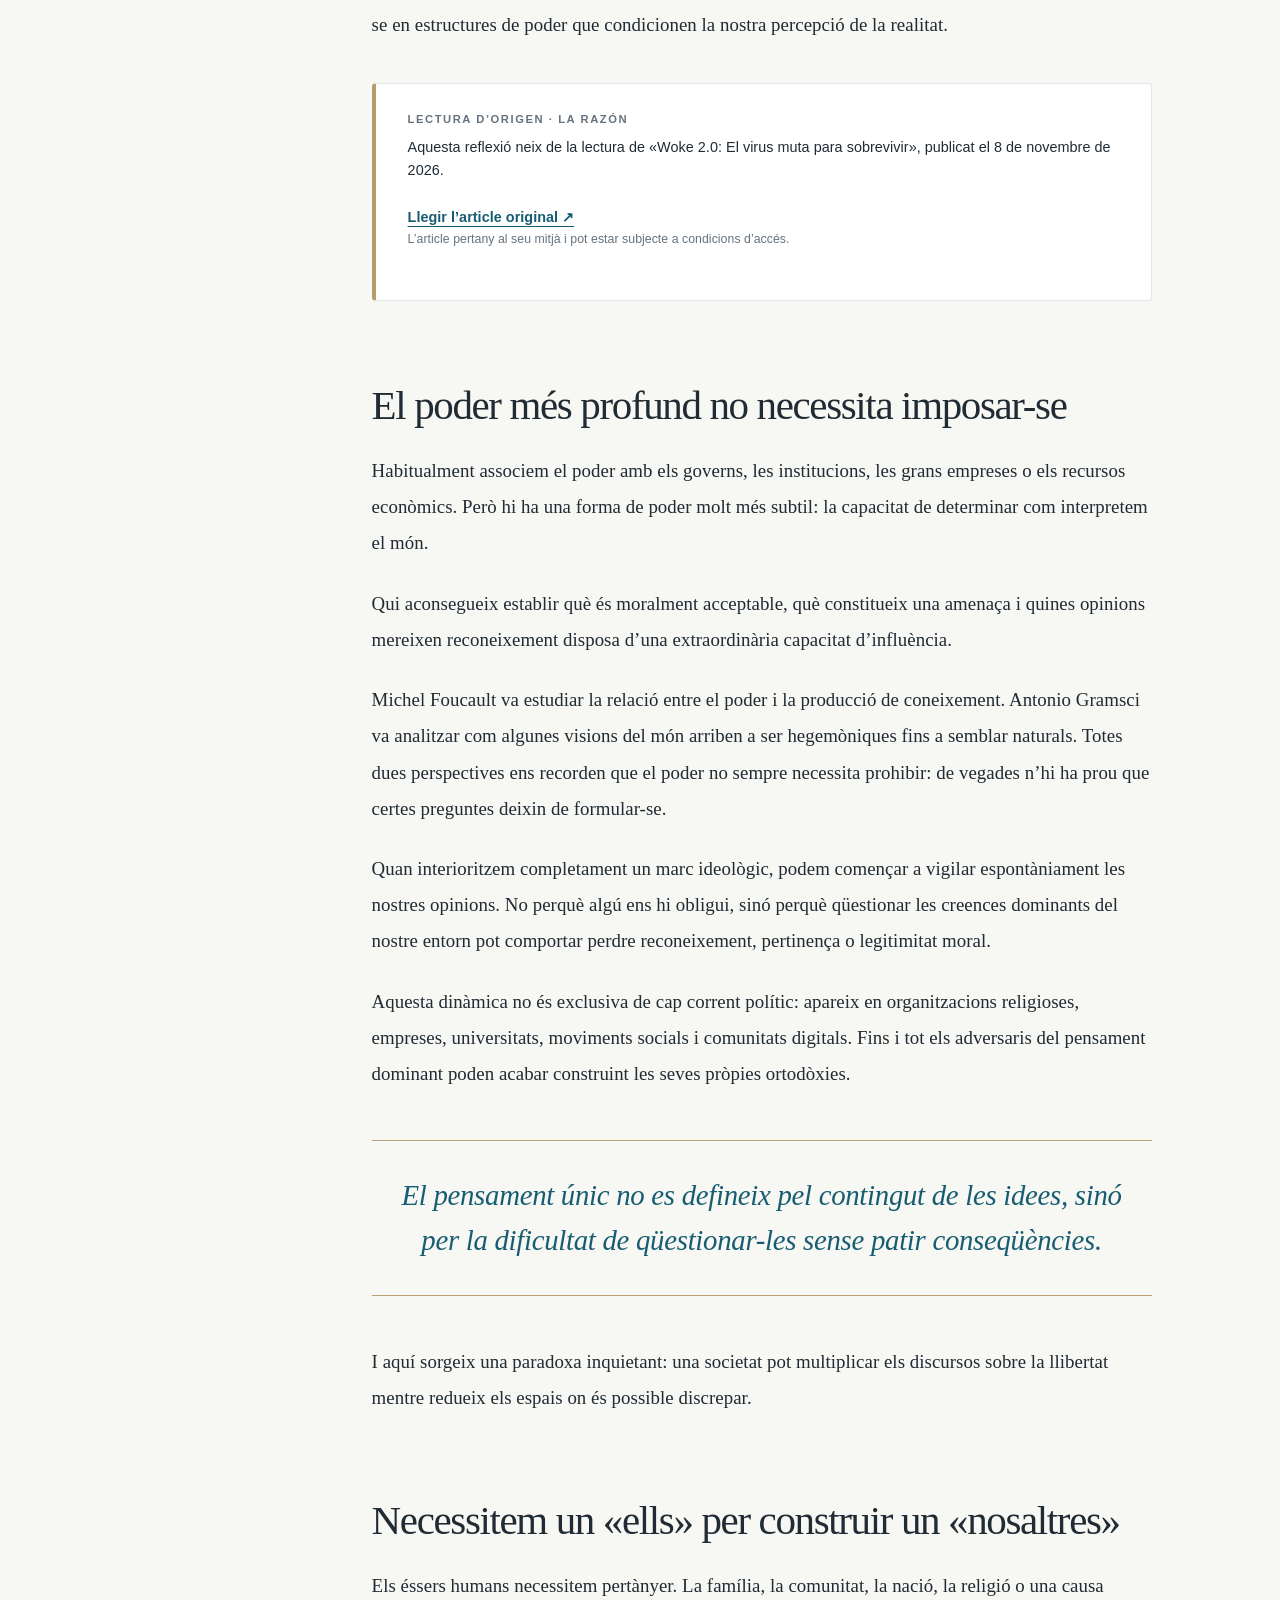
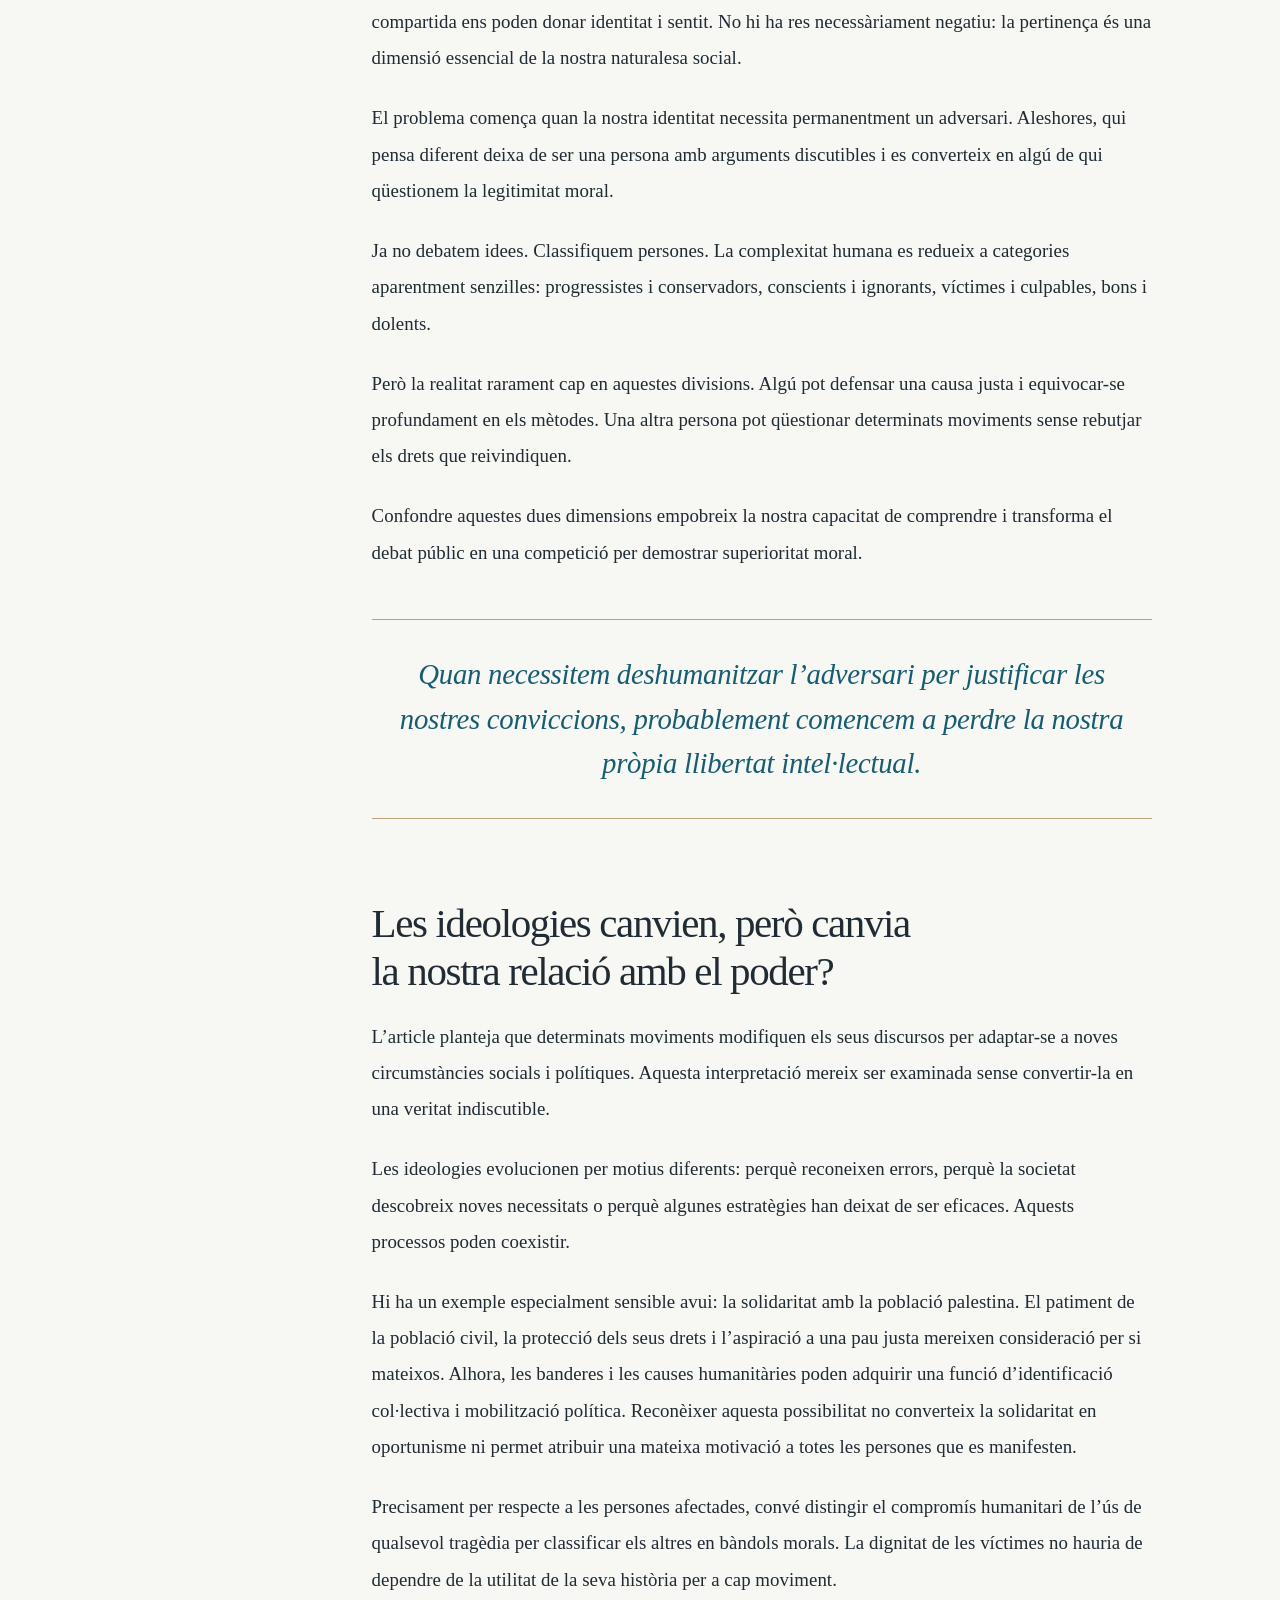
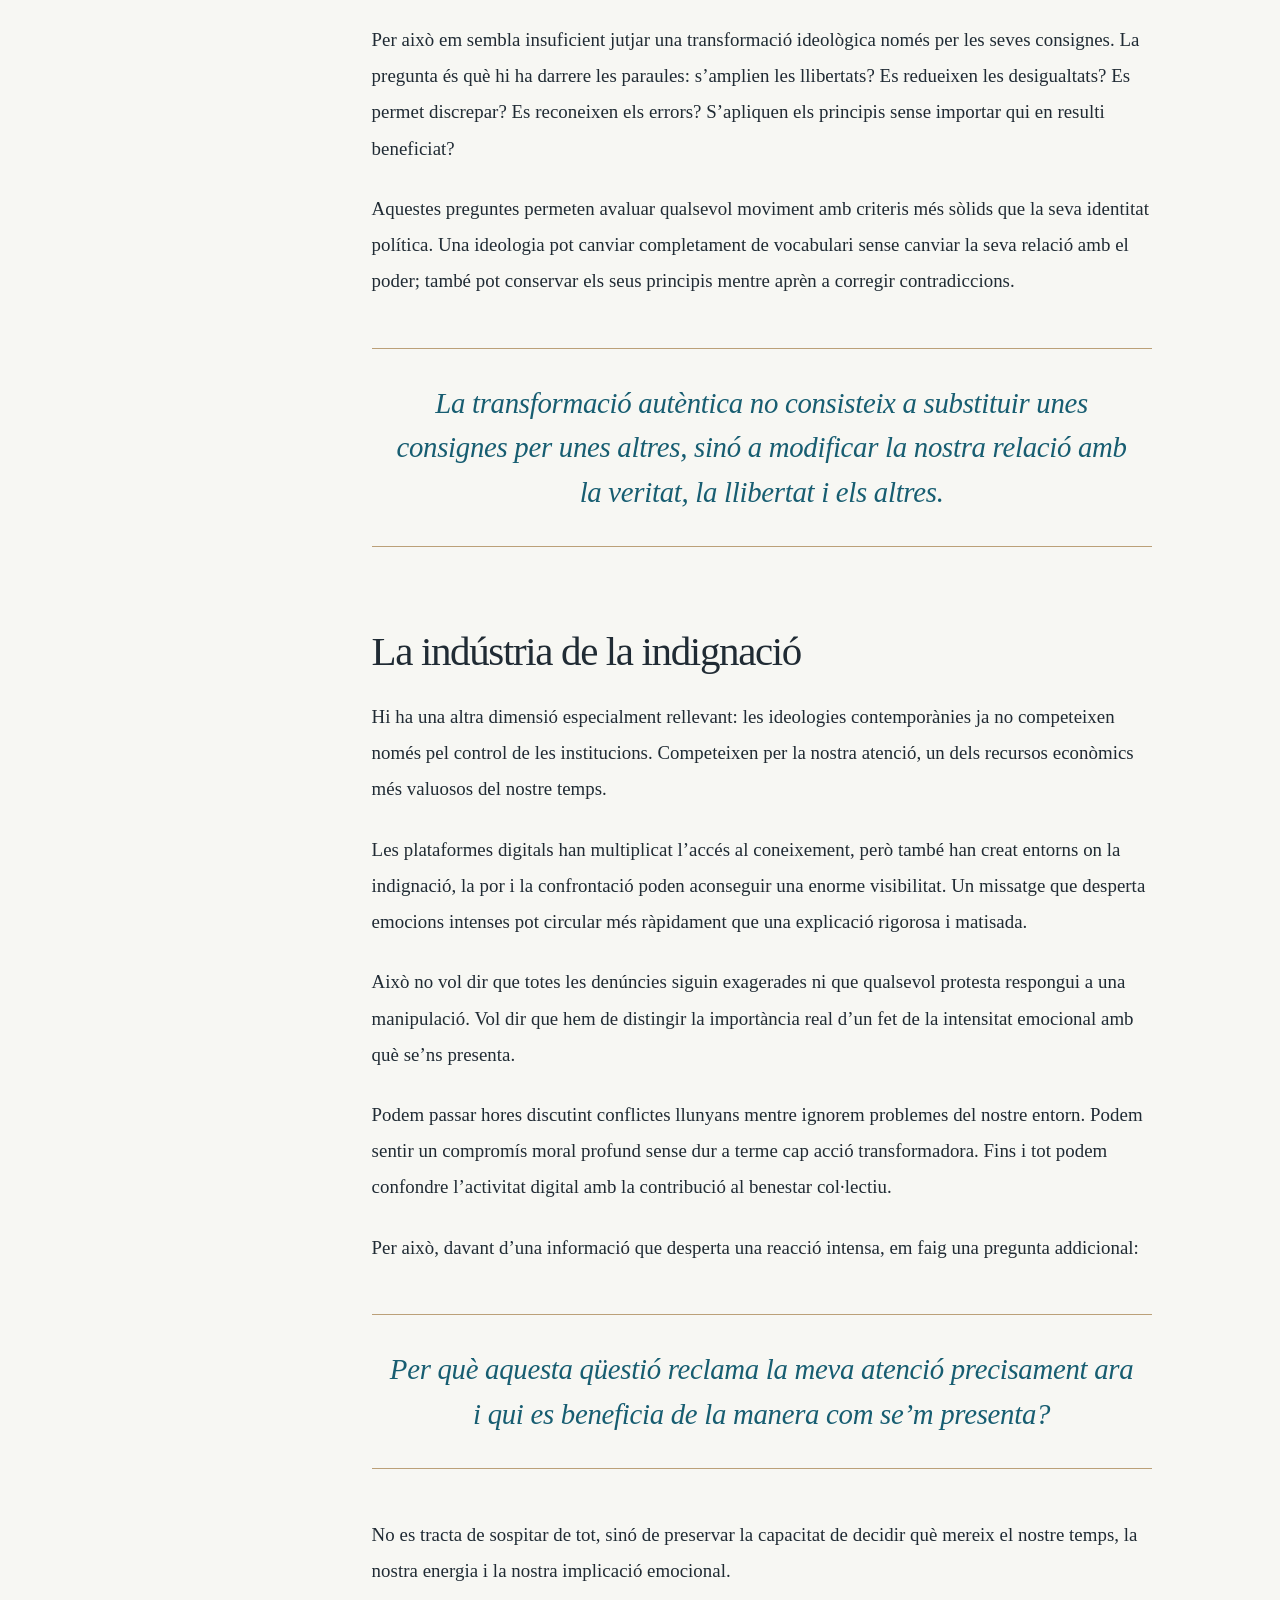
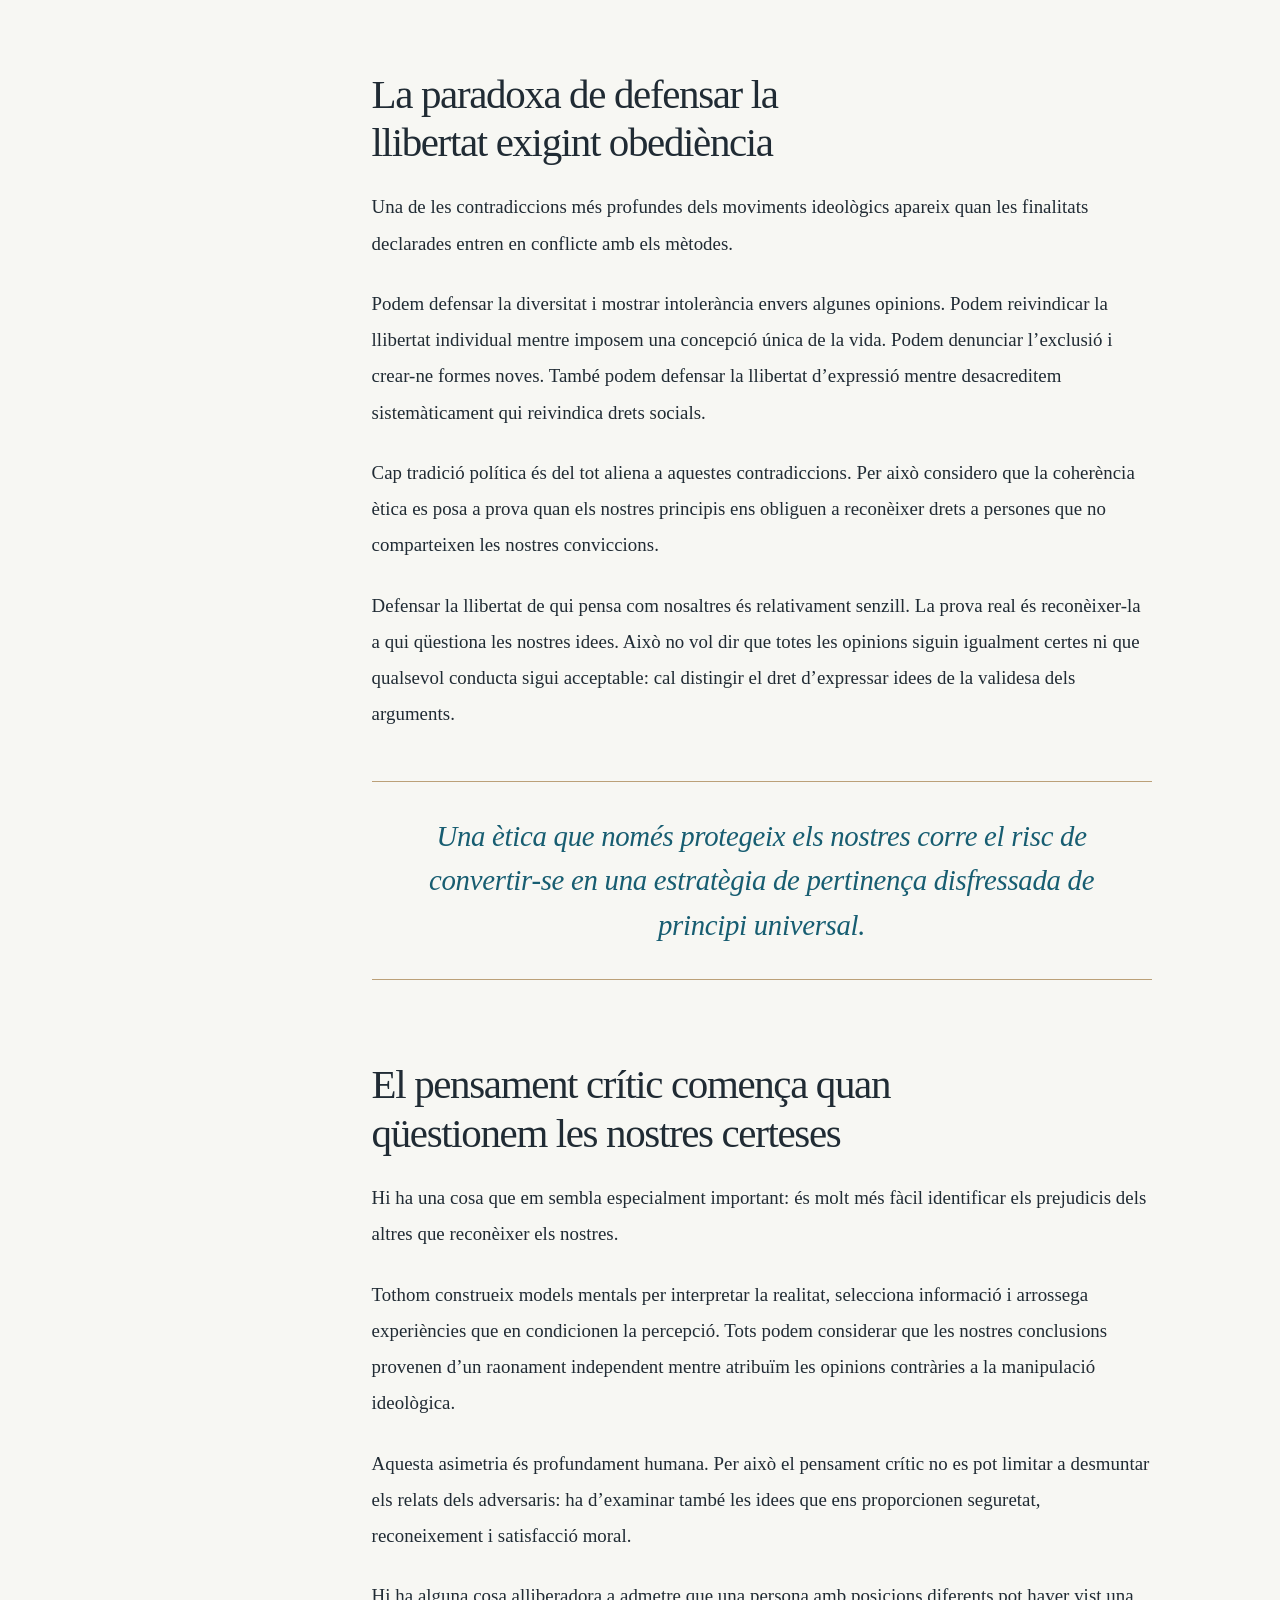
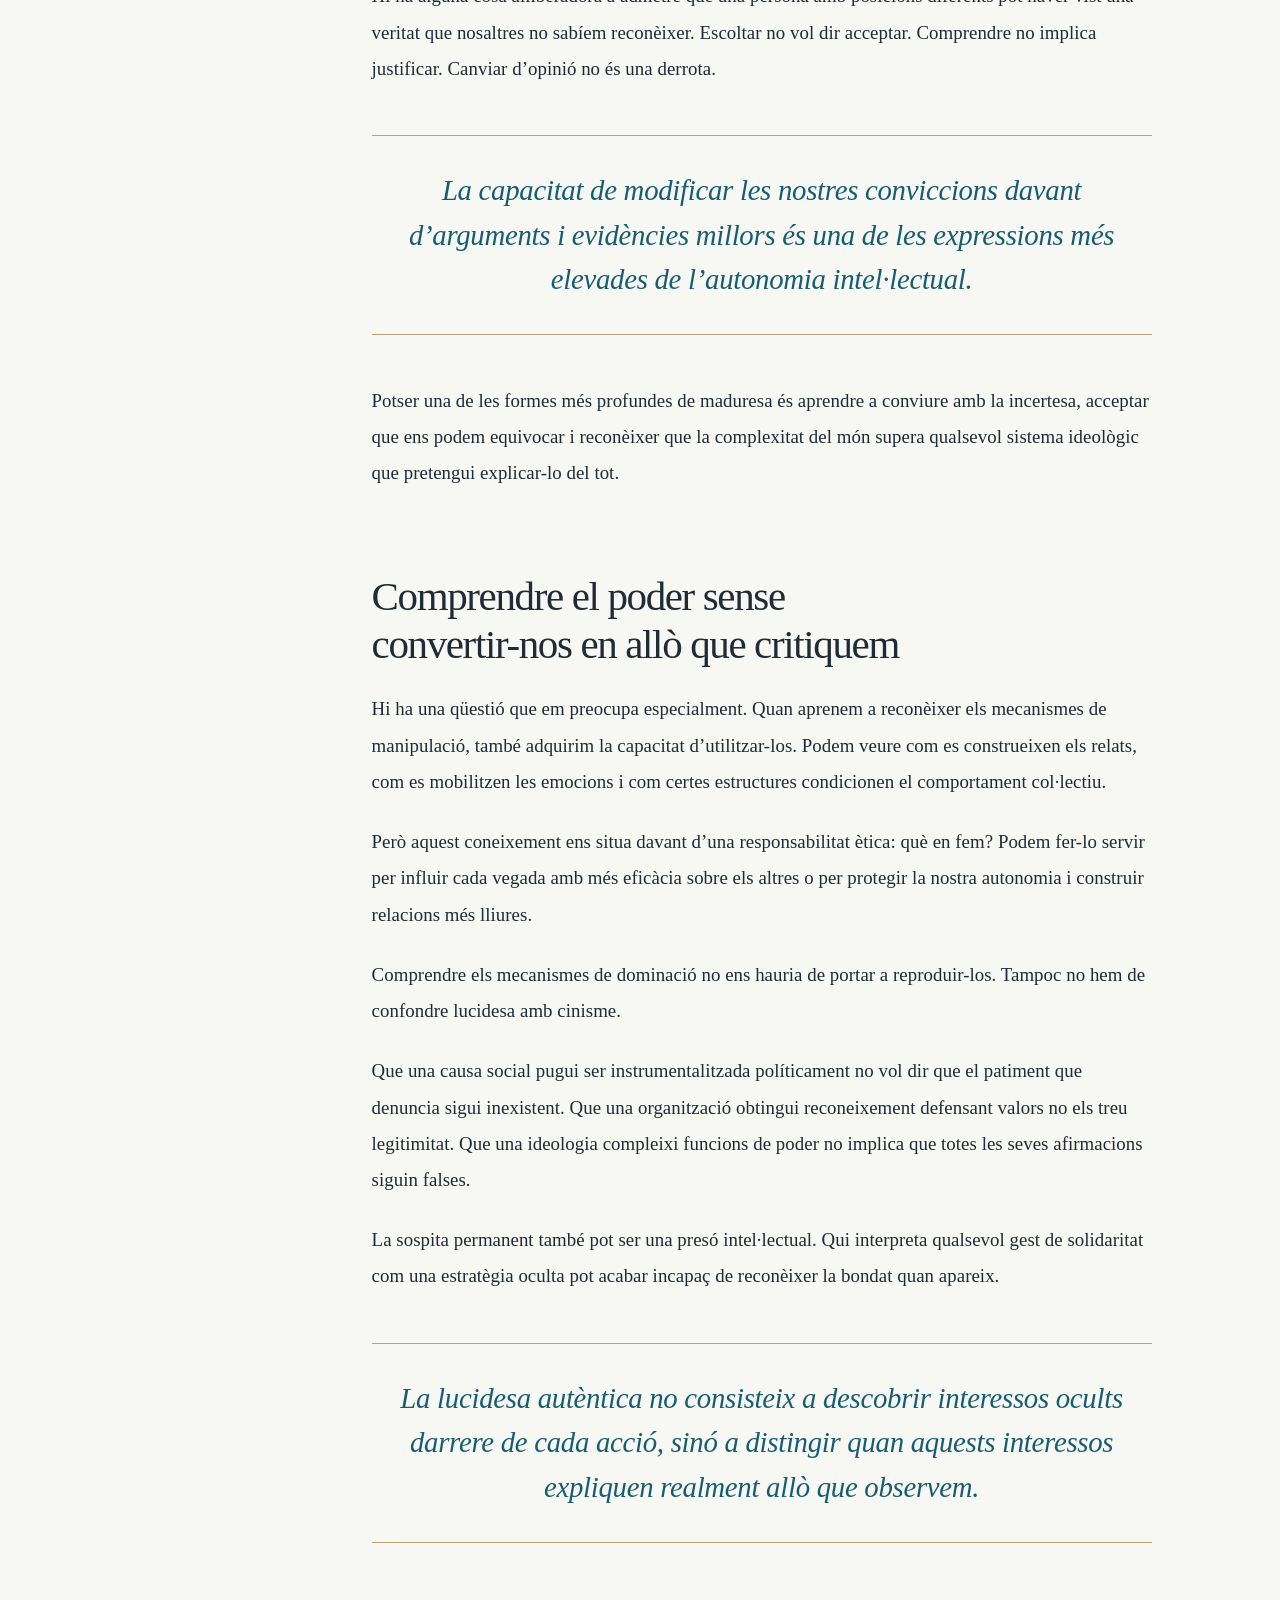
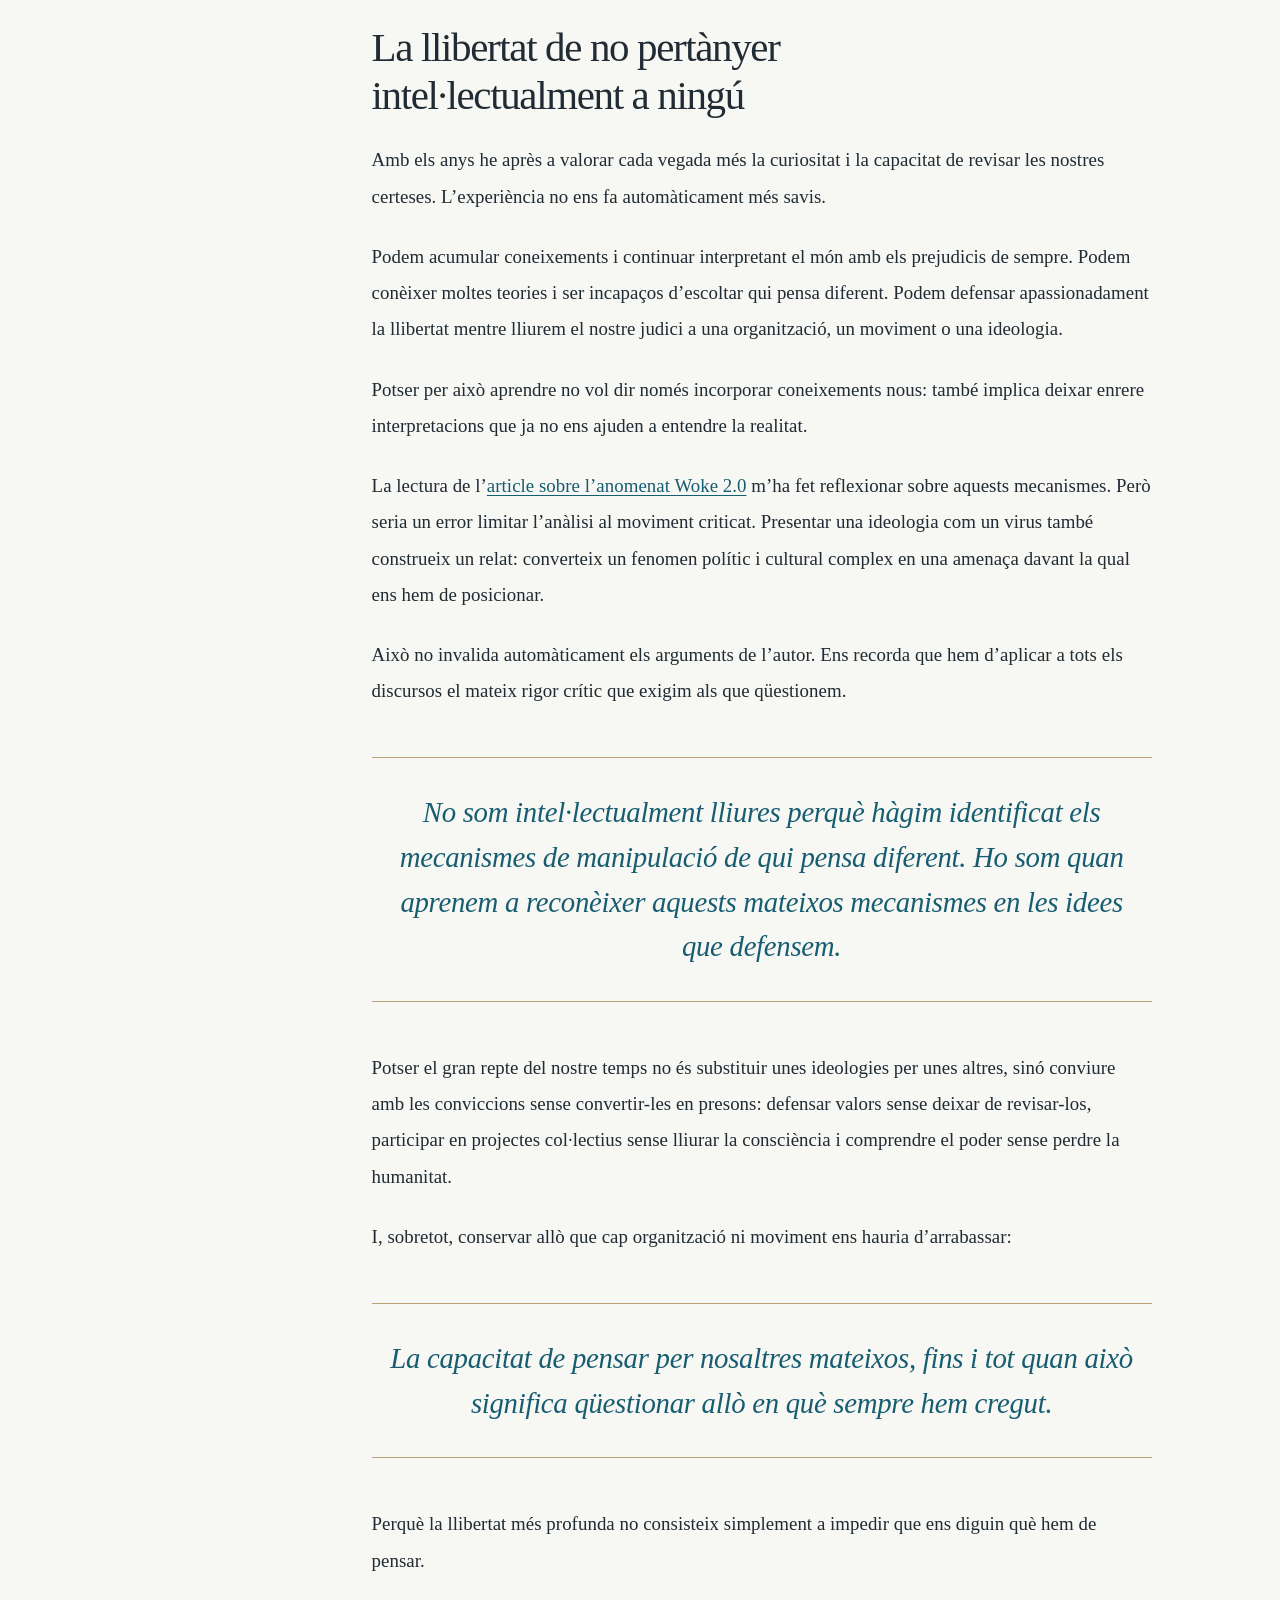
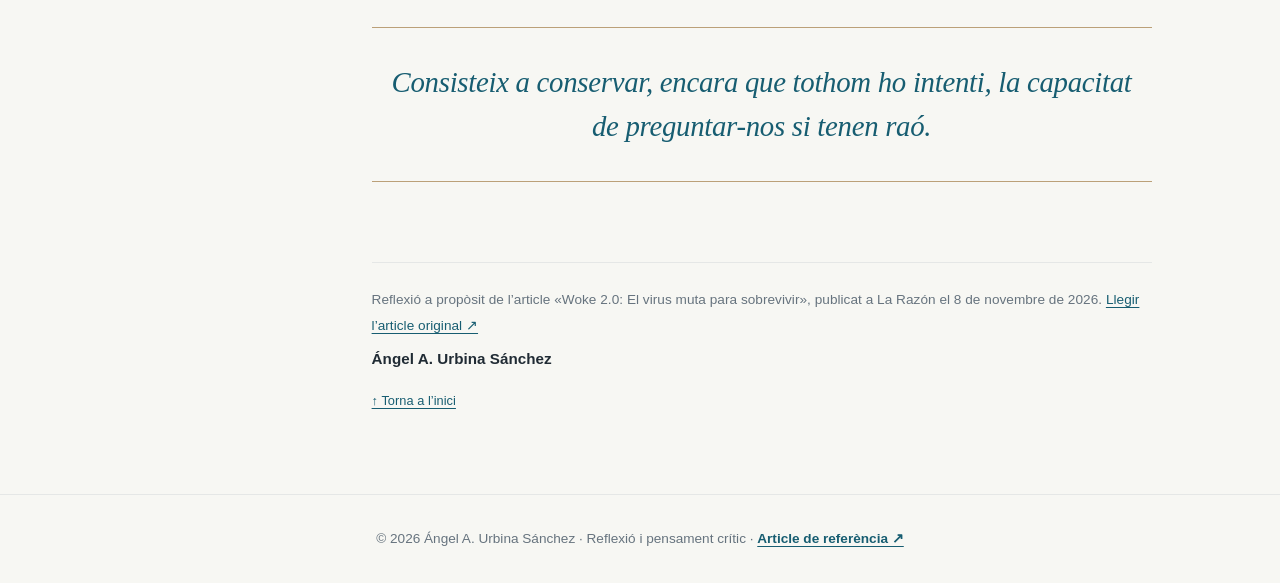
<file: ca/index.html>
<!doctype html>
<html data-theme="light" lang="ca">
<head>
<meta charset="utf-8"/>
<meta content="width=device-width,initial-scale=1" name="viewport"/>
<meta content="#102b3d" name="theme-color"/>
<meta content="Una reflexió sobre el poder, la identitat i la llibertat de consciència. — Ángel A. Urbina Sánchez." name="description"/>
<meta content="Ángel A. Urbina Sánchez" name="author"/>
<meta content="article" property="og:type"/>
<meta content="ca_ES" property="og:locale"/>
<meta content="Quan les ideologies pensen per nosaltres" property="og:title"/>
<meta content="Una reflexió sobre el poder, la identitat i la llibertat de consciència." property="og:description"/>
<meta content="2026-11-08" property="article:published_time"/>
<meta content="summary_large_image" name="twitter:card"/>
<meta content="/assets/portada-social.webp" property="og:image"/>
<meta content="/assets/portada-social.webp" name="twitter:image"/>
<title>Quan les ideologies pensen per nosaltres · Ángel A. Urbina Sánchez</title>
<link href="/assets/favicon.svg" rel="icon" type="image/svg+xml"/>
<link href="/assets/style.css?v=6" rel="stylesheet"/>
<script defer="" src="/assets/site.js?v=6"></script>
<meta content="no-cache, no-store, must-revalidate" http-equiv="Cache-Control"/><meta content="index,follow" name="robots"/><link href="/" hreflang="es" rel="alternate"/><link href="/ca/" hreflang="ca" rel="alternate"/><link href="/en/" hreflang="en" rel="alternate"/><link href="/pt/" hreflang="pt" rel="alternate"/><link href="/fr/" hreflang="fr" rel="alternate"/><link href="/" hreflang="x-default" rel="alternate"/></head>
<body data-copy="Enllaç copiat" data-copy-prompt="Copia aquest enllaç:" data-dark="Tema fosc" data-language="ca" data-light="Tema clar" data-share="Compartir">
<a class="skip-link" href="#contenido">Salta al contingut</a>
<div aria-hidden="true" class="progress" id="reading-progress"></div>
<header class="topbar" id="arriba">
<a class="brand" href="#arriba">Ángel A. Urbina Sánchez / Assajos</a>
<div class="toolbar"><label class="language-picker"><span aria-hidden="true">◎</span><select aria-label="Idioma de l’article" id="language-select" title="Idioma de l’article"><option value="/?v=6">Español</option><option selected="selected" value="/ca/?v=6">Català</option><option value="/en/?v=6">English</option><option value="/pt/?v=6">Português</option><option value="/fr/?v=6">Français</option></select></label>
<button aria-label="Compartir el artículo" id="copy-link" type="button">↗ Compartir</button>
<button aria-pressed="false" id="theme-toggle" type="button">☾ Tema fosc</button>
</div>
</header><nav aria-label="Llegeix en una altra llengua" class="mobile-language-nav"><a aria-label="Español" href="/?v=6" hreflang="es" lang="es">ES</a><a aria-current="page" aria-label="Català" href="/ca/?v=6" hreflang="ca" lang="ca">CA</a><a aria-label="English" href="/en/?v=6" hreflang="en" lang="en">EN</a><a aria-label="Português" href="/pt/?v=6" hreflang="pt" lang="pt">PT</a><a aria-label="Français" href="/fr/?v=6" hreflang="fr" lang="fr">FR</a></nav>
<div class="hero"><div class="hero-inner"><div class="hero-copy">
<div class="eyebrow">Pensament · Societat · Filosofia</div>
<h1>Quan les ideologies pensen per nosaltres</h1>
<p class="lead">Una reflexió sobre el poder, la identitat i la llibertat de consciència.</p>
<div class="meta"><span>Ángel A. Urbina Sánchez</span><span>8 de novembre de 2026</span><span>Assaig filosòfic</span></div>
<a class="hero-cta" href="#contenido">Començar a llegir ↓</a>
</div><figure class="hero-visual"><img alt="Una persona camina per una biblioteca monumental cap a la llum exterior" height="928" src="/assets/biblioteca-libertad.webp" width="1648"/><figcaption>La llibertat comença amb una pregunta.</figcaption></figure></div></div>
<main class="main-grid" id="contenido">
<aside aria-label="En aquest assaig" class="toc"><strong>En aquest assaig</strong><nav><a href="#poder">El poder més profund no necessita imposar-se</a>
<a href="#identidad">Necessitem un «ells» per construir un «nosaltres»</a>
<a href="#ideologias">Les ideologies canvien, però canvia la nostra relació amb el poder?</a>
<a href="#indignacion">La indústria de la indignació</a>
<a href="#obediencia">La paradoxa de defensar la llibertat exigint obediència</a>
<a href="#pensamiento">El pensament crític comença quan qüestionem les nostres certeses</a>
<a href="#etica">Comprendre el poder sense convertir-nos en allò que critiquem</a>
<a href="#libertad">La llibertat de no pertànyer intel·lectualment a ningú</a></nav></aside>
<article aria-label="Assaig complet" class="article">
<section aria-labelledby="heading-introduccion" id="introduccion"><p>Vivim en una època que presumeix d’haver assolit una llibertat intel·lectual sense precedents. Mai no havíem tingut tant d’accés al coneixement, tantes possibilitats de contrastar opinions ni tantes eines per qüestionar les estructures tradicionals del poder.</p><p>I, tanmateix, és paradoxal comprovar fins a quin punt encara necessitem que algú ens expliqui què hem de pensar, quines causes hem de defensar i qui són els nostres adversaris.</p><p>La lectura de l’article <a class="source-link" href="https://www.larazon.es/cultura/woke-20-virus-muta-sobrevivir_202611086aefb48fea8d8979977d2cd4.html" rel="noopener noreferrer" target="_blank">«Woke 2.0: El virus muta para sobrevivir»</a>, publicat a <em>La Razón</em>, m’ha portat a reflexionar sobre una qüestió molt més profunda que la controvèrsia al voltant d’un moviment ideològic concret.</p><blockquote><p>Som realment lliures quan pensem o simplement hem après a considerar nostres les idees que altres han construït per a nosaltres?</p></blockquote><p>No es tracta de qüestionar la legitimitat de les reivindicacions socials ni de negar que existeixin desigualtats que cal corregir. Tampoc no es tracta de desqualificar les conviccions polítiques de qui pensa de manera diferent.</p><p>Es tracta d’entendre com les idees, fins i tot les que neixen d’aspiracions legítimes, poden transformar-se en estructures de poder que condicionen la nostra percepció de la realitat.</p><aside aria-label="Lectura d’origen · La Razón" class="source-box"><span class="label">Lectura d’origen · La Razón</span><p>Aquesta reflexió neix de la lectura de «Woke 2.0: El virus muta para sobrevivir», publicat el 8 de novembre de 2026.</p><a href="https://www.larazon.es/cultura/woke-20-virus-muta-sobrevivir_202611086aefb48fea8d8979977d2cd4.html" rel="noopener noreferrer" target="_blank">Llegir l’article original ↗</a><p class="small-note">L’article pertany al seu mitjà i pot estar subjecte a condicions d’accés.</p></aside></section>
<section aria-labelledby="heading-poder" id="poder"><h2 id="heading-poder">El poder més profund no necessita imposar-se</h2><p>Habitualment associem el poder amb els governs, les institucions, les grans empreses o els recursos econòmics. Però hi ha una forma de poder molt més subtil: la capacitat de determinar com interpretem el món.</p><p>Qui aconsegueix establir què és moralment acceptable, què constitueix una amenaça i quines opinions mereixen reconeixement disposa d’una extraordinària capacitat d’influència.</p><p>Michel Foucault va estudiar la relació entre el poder i la producció de coneixement. Antonio Gramsci va analitzar com algunes visions del món arriben a ser hegemòniques fins a semblar naturals. Totes dues perspectives ens recorden que el poder no sempre necessita prohibir: de vegades n’hi ha prou que certes preguntes deixin de formular-se.</p><p>Quan interioritzem completament un marc ideològic, podem començar a vigilar espontàniament les nostres opinions. No perquè algú ens hi obligui, sinó perquè qüestionar les creences dominants del nostre entorn pot comportar perdre reconeixement, pertinença o legitimitat moral.</p><p>Aquesta dinàmica no és exclusiva de cap corrent polític: apareix en organitzacions religioses, empreses, universitats, moviments socials i comunitats digitals. Fins i tot els adversaris del pensament dominant poden acabar construint les seves pròpies ortodòxies.</p><blockquote><p>El pensament únic no es defineix pel contingut de les idees, sinó per la dificultat de qüestionar-les sense patir conseqüències.</p></blockquote><p>I aquí sorgeix una paradoxa inquietant: una societat pot multiplicar els discursos sobre la llibertat mentre redueix els espais on és possible discrepar.</p></section>
<section aria-labelledby="heading-identidad" id="identidad"><h2 id="heading-identidad">Necessitem un «ells» per construir un «nosaltres»</h2><p>Els éssers humans necessitem pertànyer. La família, la comunitat, la nació, la religió o una causa compartida ens poden donar identitat i sentit. No hi ha res necessàriament negatiu: la pertinença és una dimensió essencial de la nostra naturalesa social.</p><p>El problema comença quan la nostra identitat necessita permanentment un adversari. Aleshores, qui pensa diferent deixa de ser una persona amb arguments discutibles i es converteix en algú de qui qüestionem la legitimitat moral.</p><p>Ja no debatem idees. Classifiquem persones. La complexitat humana es redueix a categories aparentment senzilles: progressistes i conservadors, conscients i ignorants, víctimes i culpables, bons i dolents.</p><p>Però la realitat rarament cap en aquestes divisions. Algú pot defensar una causa justa i equivocar-se profundament en els mètodes. Una altra persona pot qüestionar determinats moviments sense rebutjar els drets que reivindiquen.</p><p>Confondre aquestes dues dimensions empobreix la nostra capacitat de comprendre i transforma el debat públic en una competició per demostrar superioritat moral.</p><blockquote><p>Quan necessitem deshumanitzar l’adversari per justificar les nostres conviccions, probablement comencem a perdre la nostra pròpia llibertat intel·lectual.</p></blockquote></section>
<section aria-labelledby="heading-ideologias" id="ideologias"><h2 id="heading-ideologias">Les ideologies canvien, però canvia la nostra relació amb el poder?</h2><p>L’article planteja que determinats moviments modifiquen els seus discursos per adaptar-se a noves circumstàncies socials i polítiques. Aquesta interpretació mereix ser examinada sense convertir-la en una veritat indiscutible.</p><p>Les ideologies evolucionen per motius diferents: perquè reconeixen errors, perquè la societat descobreix noves necessitats o perquè algunes estratègies han deixat de ser eficaces. Aquests processos poden coexistir.</p><p>Hi ha un exemple especialment sensible avui: la solidaritat amb la població palestina. El patiment de la població civil, la protecció dels seus drets i l’aspiració a una pau justa mereixen consideració per si mateixos. Alhora, les banderes i les causes humanitàries poden adquirir una funció d’identificació col·lectiva i mobilització política. Reconèixer aquesta possibilitat no converteix la solidaritat en oportunisme ni permet atribuir una mateixa motivació a totes les persones que es manifesten.</p><p>Precisament per respecte a les persones afectades, convé distingir el compromís humanitari de l’ús de qualsevol tragèdia per classificar els altres en bàndols morals. La dignitat de les víctimes no hauria de dependre de la utilitat de la seva història per a cap moviment.</p><p>Per això em sembla insuficient jutjar una transformació ideològica només per les seves consignes. La pregunta és què hi ha darrere les paraules: s’amplien les llibertats? Es redueixen les desigualtats? Es permet discrepar? Es reconeixen els errors? S’apliquen els principis sense importar qui en resulti beneficiat?</p><p>Aquestes preguntes permeten avaluar qualsevol moviment amb criteris més sòlids que la seva identitat política. Una ideologia pot canviar completament de vocabulari sense canviar la seva relació amb el poder; també pot conservar els seus principis mentre aprèn a corregir contradiccions.</p><blockquote><p>La transformació autèntica no consisteix a substituir unes consignes per unes altres, sinó a modificar la nostra relació amb la veritat, la llibertat i els altres.</p></blockquote></section>
<section aria-labelledby="heading-indignacion" id="indignacion"><h2 id="heading-indignacion">La indústria de la indignació</h2><p>Hi ha una altra dimensió especialment rellevant: les ideologies contemporànies ja no competeixen només pel control de les institucions. Competeixen per la nostra atenció, un dels recursos econòmics més valuosos del nostre temps.</p><p>Les plataformes digitals han multiplicat l’accés al coneixement, però també han creat entorns on la indignació, la por i la confrontació poden aconseguir una enorme visibilitat. Un missatge que desperta emocions intenses pot circular més ràpidament que una explicació rigorosa i matisada.</p><p>Això no vol dir que totes les denúncies siguin exagerades ni que qualsevol protesta respongui a una manipulació. Vol dir que hem de distingir la importància real d’un fet de la intensitat emocional amb què se’ns presenta.</p><p>Podem passar hores discutint conflictes llunyans mentre ignorem problemes del nostre entorn. Podem sentir un compromís moral profund sense dur a terme cap acció transformadora. Fins i tot podem confondre l’activitat digital amb la contribució al benestar col·lectiu.</p><p>Per això, davant d’una informació que desperta una reacció intensa, em faig una pregunta addicional:</p><blockquote><p>Per què aquesta qüestió reclama la meva atenció precisament ara i qui es beneficia de la manera com se’m presenta?</p></blockquote><p>No es tracta de sospitar de tot, sinó de preservar la capacitat de decidir què mereix el nostre temps, la nostra energia i la nostra implicació emocional.</p></section>
<section aria-labelledby="heading-obediencia" id="obediencia"><h2 id="heading-obediencia">La paradoxa de defensar la llibertat exigint obediència</h2><p>Una de les contradiccions més profundes dels moviments ideològics apareix quan les finalitats declarades entren en conflicte amb els mètodes.</p><p>Podem defensar la diversitat i mostrar intolerància envers algunes opinions. Podem reivindicar la llibertat individual mentre imposem una concepció única de la vida. Podem denunciar l’exclusió i crear-ne formes noves. També podem defensar la llibertat d’expressió mentre desacreditem sistemàticament qui reivindica drets socials.</p><p>Cap tradició política és del tot aliena a aquestes contradiccions. Per això considero que la coherència ètica es posa a prova quan els nostres principis ens obliguen a reconèixer drets a persones que no comparteixen les nostres conviccions.</p><p>Defensar la llibertat de qui pensa com nosaltres és relativament senzill. La prova real és reconèixer-la a qui qüestiona les nostres idees. Això no vol dir que totes les opinions siguin igualment certes ni que qualsevol conducta sigui acceptable: cal distingir el dret d’expressar idees de la validesa dels arguments.</p><blockquote><p>Una ètica que només protegeix els nostres corre el risc de convertir-se en una estratègia de pertinença disfressada de principi universal.</p></blockquote></section>
<section aria-labelledby="heading-pensamiento" id="pensamiento"><h2 id="heading-pensamiento">El pensament crític comença quan qüestionem les nostres certeses</h2><p>Hi ha una cosa que em sembla especialment important: és molt més fàcil identificar els prejudicis dels altres que reconèixer els nostres.</p><p>Tothom construeix models mentals per interpretar la realitat, selecciona informació i arrossega experiències que en condicionen la percepció. Tots podem considerar que les nostres conclusions provenen d’un raonament independent mentre atribuïm les opinions contràries a la manipulació ideològica.</p><p>Aquesta asimetria és profundament humana. Per això el pensament crític no es pot limitar a desmuntar els relats dels adversaris: ha d’examinar també les idees que ens proporcionen seguretat, reconeixement i satisfacció moral.</p><p>Hi ha alguna cosa alliberadora a admetre que una persona amb posicions diferents pot haver vist una veritat que nosaltres no sabíem reconèixer. Escoltar no vol dir acceptar. Comprendre no implica justificar. Canviar d’opinió no és una derrota.</p><blockquote><p>La capacitat de modificar les nostres conviccions davant d’arguments i evidències millors és una de les expressions més elevades de l’autonomia intel·lectual.</p></blockquote><p>Potser una de les formes més profundes de maduresa és aprendre a conviure amb la incertesa, acceptar que ens podem equivocar i reconèixer que la complexitat del món supera qualsevol sistema ideològic que pretengui explicar-lo del tot.</p></section>
<section aria-labelledby="heading-etica" id="etica"><h2 id="heading-etica">Comprendre el poder sense convertir-nos en allò que critiquem</h2><p>Hi ha una qüestió que em preocupa especialment. Quan aprenem a reconèixer els mecanismes de manipulació, també adquirim la capacitat d’utilitzar-los. Podem veure com es construeixen els relats, com es mobilitzen les emocions i com certes estructures condicionen el comportament col·lectiu.</p><p>Però aquest coneixement ens situa davant d’una responsabilitat ètica: què en fem? Podem fer-lo servir per influir cada vegada amb més eficàcia sobre els altres o per protegir la nostra autonomia i construir relacions més lliures.</p><p>Comprendre els mecanismes de dominació no ens hauria de portar a reproduir-los. Tampoc no hem de confondre lucidesa amb cinisme.</p><p>Que una causa social pugui ser instrumentalitzada políticament no vol dir que el patiment que denuncia sigui inexistent. Que una organització obtingui reconeixement defensant valors no els treu legitimitat. Que una ideologia compleixi funcions de poder no implica que totes les seves afirmacions siguin falses.</p><p>La sospita permanent també pot ser una presó intel·lectual. Qui interpreta qualsevol gest de solidaritat com una estratègia oculta pot acabar incapaç de reconèixer la bondat quan apareix.</p><blockquote><p>La lucidesa autèntica no consisteix a descobrir interessos ocults darrere de cada acció, sinó a distingir quan aquests interessos expliquen realment allò que observem.</p></blockquote></section>
<section aria-labelledby="heading-libertad" id="libertad"><h2 id="heading-libertad">La llibertat de no pertànyer intel·lectualment a ningú</h2><p>Amb els anys he après a valorar cada vegada més la curiositat i la capacitat de revisar les nostres certeses. L’experiència no ens fa automàticament més savis.</p><p>Podem acumular coneixements i continuar interpretant el món amb els prejudicis de sempre. Podem conèixer moltes teories i ser incapaços d’escoltar qui pensa diferent. Podem defensar apassionadament la llibertat mentre lliurem el nostre judici a una organització, un moviment o una ideologia.</p><p>Potser per això aprendre no vol dir només incorporar coneixements nous: també implica deixar enrere interpretacions que ja no ens ajuden a entendre la realitat.</p><p>La lectura de l’<a class="source-link" href="https://www.larazon.es/cultura/woke-20-virus-muta-sobrevivir_202611086aefb48fea8d8979977d2cd4.html" rel="noopener noreferrer" target="_blank">article sobre l’anomenat Woke 2.0</a> m’ha fet reflexionar sobre aquests mecanismes. Però seria un error limitar l’anàlisi al moviment criticat. Presentar una ideologia com un virus també construeix un relat: converteix un fenomen polític i cultural complex en una amenaça davant la qual ens hem de posicionar.</p><p>Això no invalida automàticament els arguments de l’autor. Ens recorda que hem d’aplicar a tots els discursos el mateix rigor crític que exigim als que qüestionem.</p><blockquote><p>No som intel·lectualment lliures perquè hàgim identificat els mecanismes de manipulació de qui pensa diferent. Ho som quan aprenem a reconèixer aquests mateixos mecanismes en les idees que defensem.</p></blockquote><p>Potser el gran repte del nostre temps no és substituir unes ideologies per unes altres, sinó conviure amb les conviccions sense convertir-les en presons: defensar valors sense deixar de revisar-los, participar en projectes col·lectius sense lliurar la consciència i comprendre el poder sense perdre la humanitat.</p><p>I, sobretot, conservar allò que cap organització ni moviment ens hauria d’arrabassar:</p><blockquote><p>La capacitat de pensar per nosaltres mateixos, fins i tot quan això significa qüestionar allò en què sempre hem cregut.</p></blockquote><p>Perquè la llibertat més profunda no consisteix simplement a impedir que ens diguin què hem de pensar.</p><blockquote><p>Consisteix a conservar, encara que tothom ho intenti, la capacitat de preguntar-nos si tenen raó.</p></blockquote></section>
<div class="signature">Reflexió a propòsit de l’article «Woke 2.0: El virus muta para sobrevivir», publicat a La Razón el 8 de novembre de 2026. <a href="https://www.larazon.es/cultura/woke-20-virus-muta-sobrevivir_202611086aefb48fea8d8979977d2cd4.html" rel="noopener noreferrer" target="_blank">Llegir l’article original ↗</a><strong>Ángel A. Urbina Sánchez</strong><a class="back-to-top" href="#arriba">↑ Torna a l’inici</a></div>
</article>
</main>
<footer class="footer">© 2026 Ángel A. Urbina Sánchez · Reflexió i pensament crític · <a href="https://www.larazon.es/cultura/woke-20-virus-muta-sobrevivir_202611086aefb48fea8d8979977d2cd4.html" rel="noopener noreferrer" target="_blank">Article de referència ↗</a></footer>
</body></html>
</file>
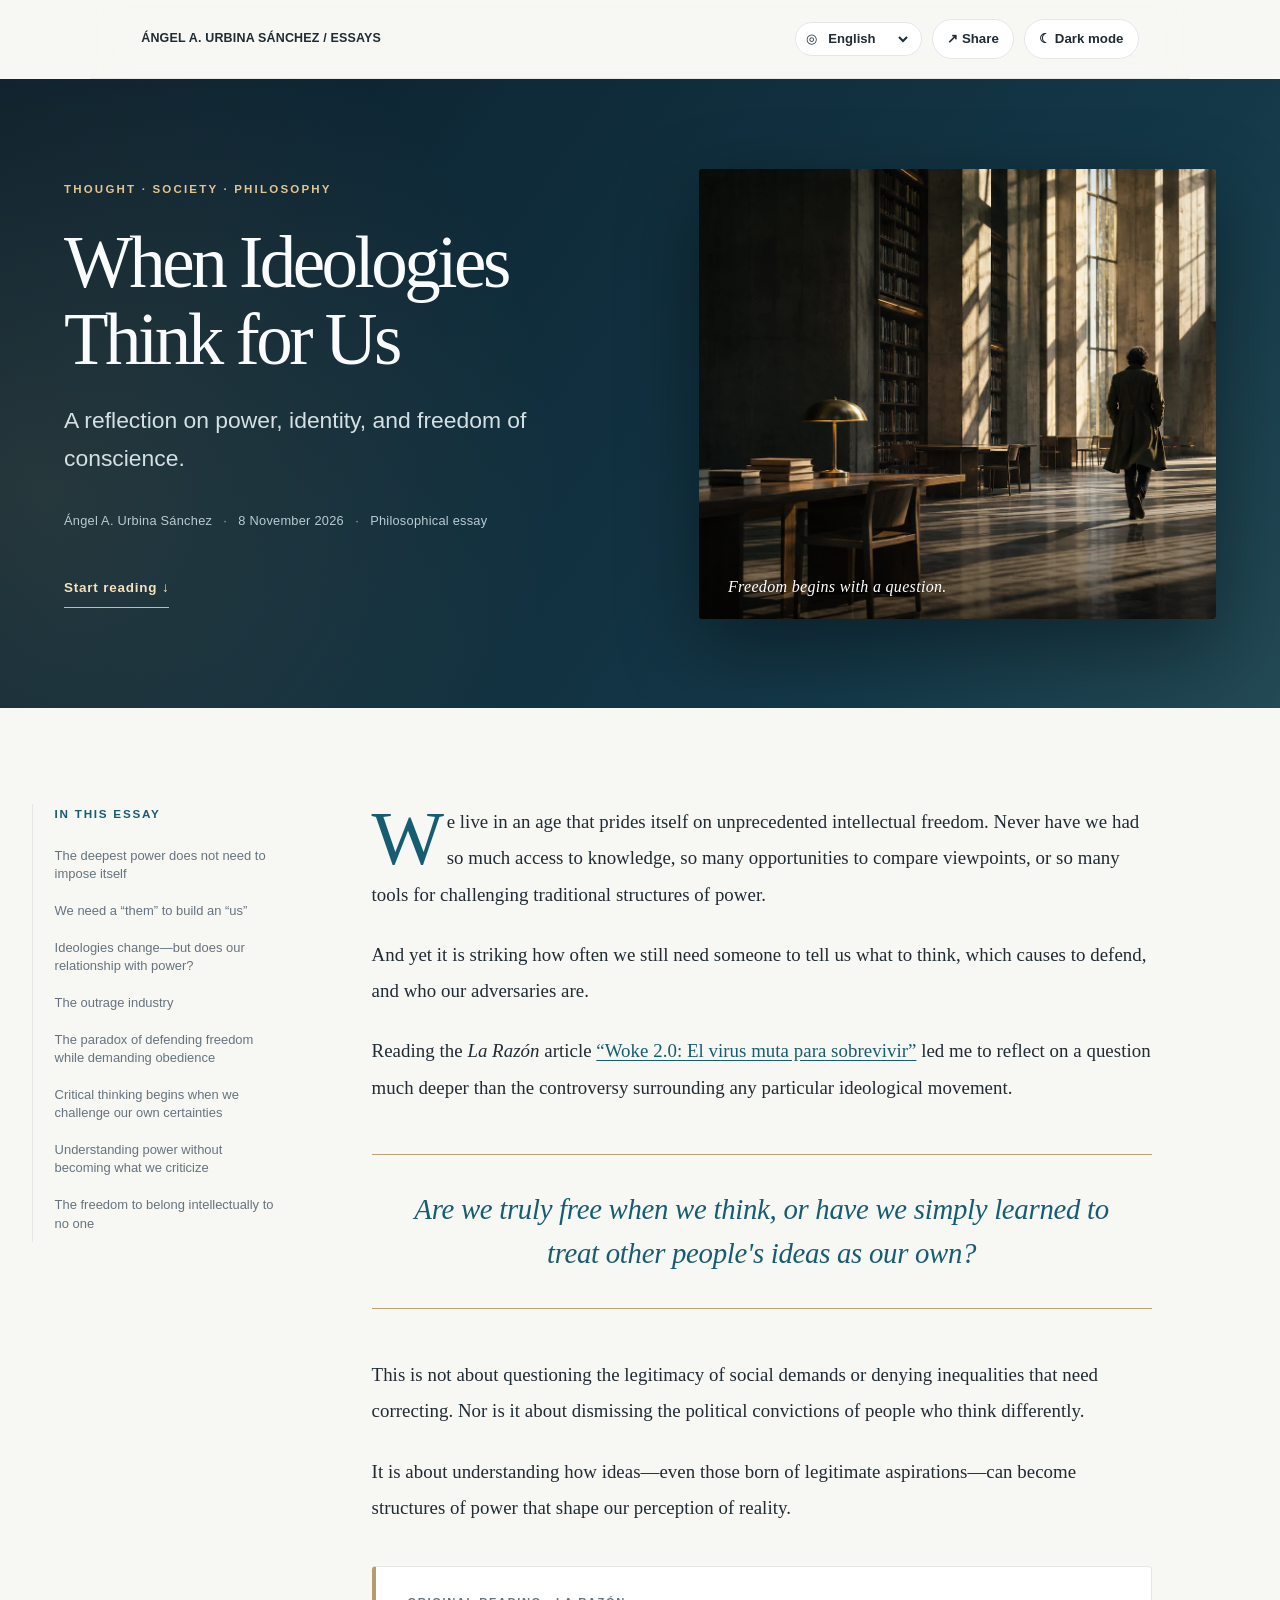
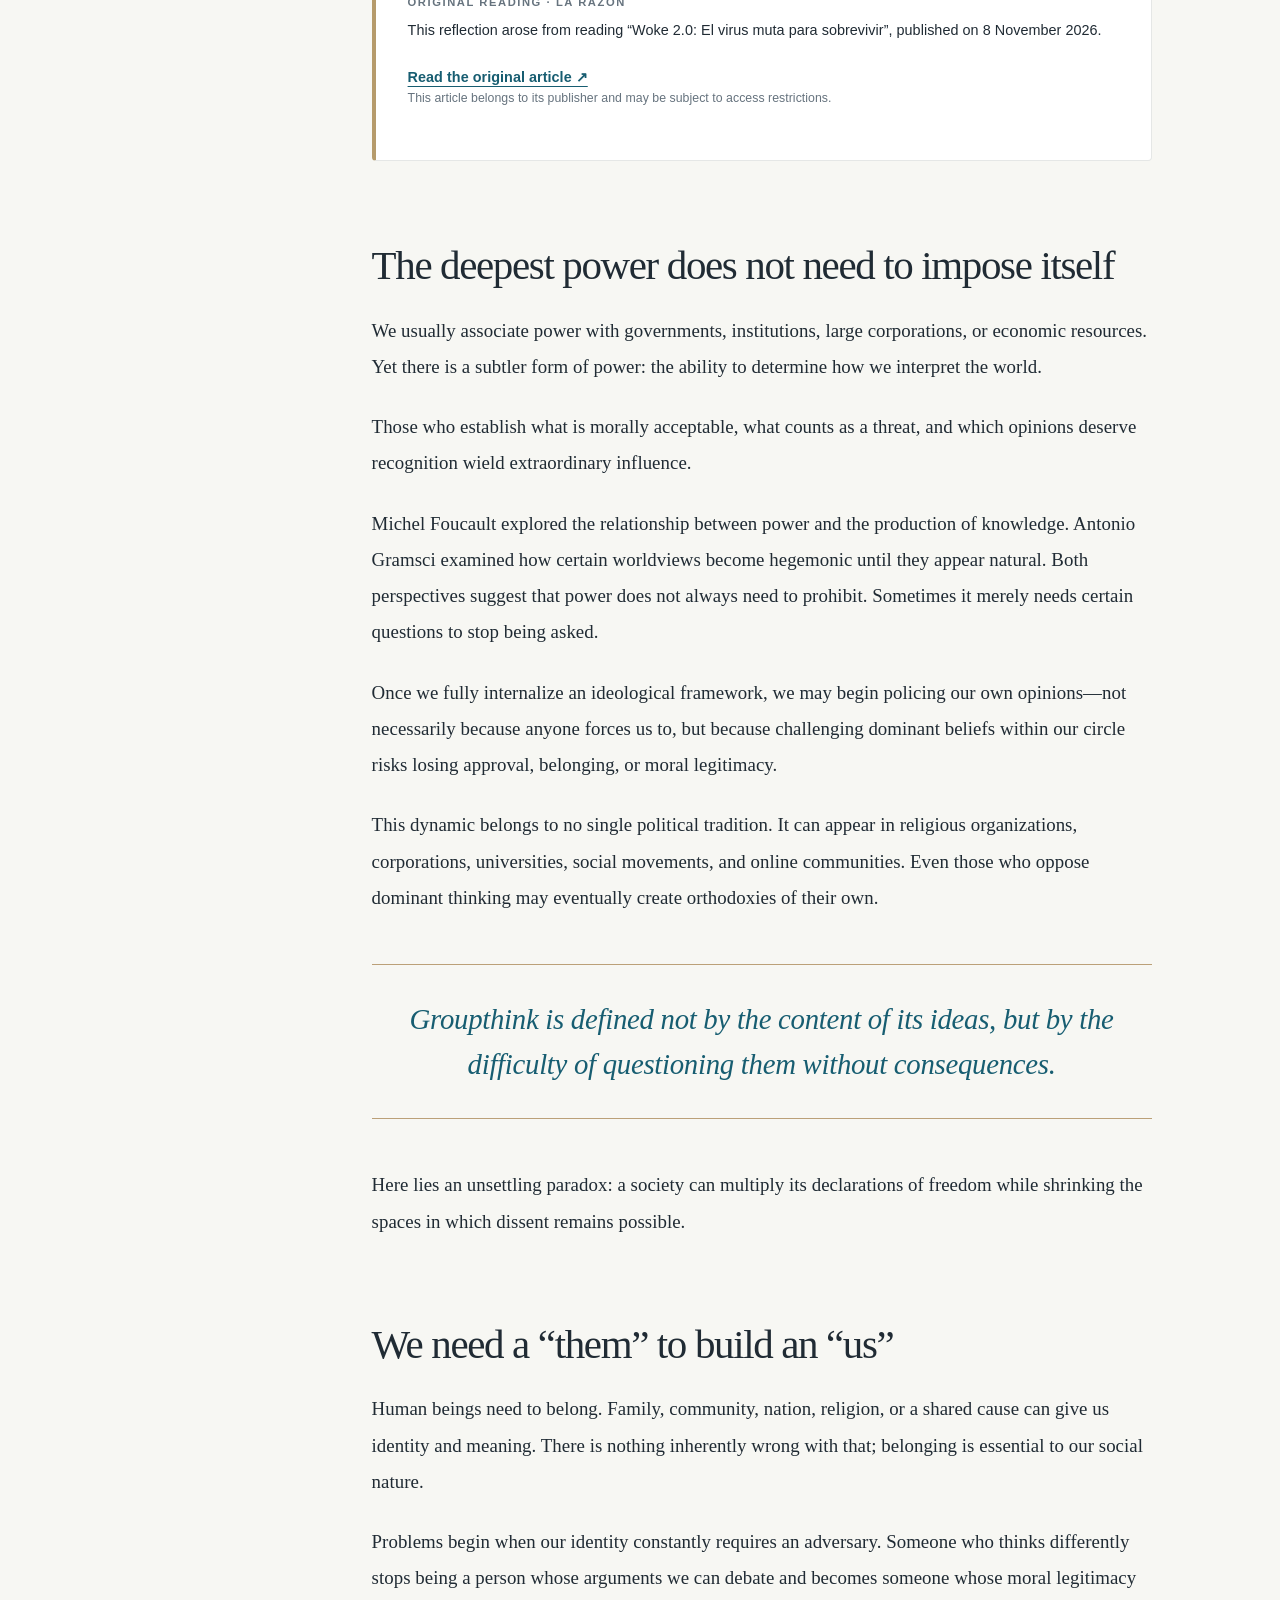
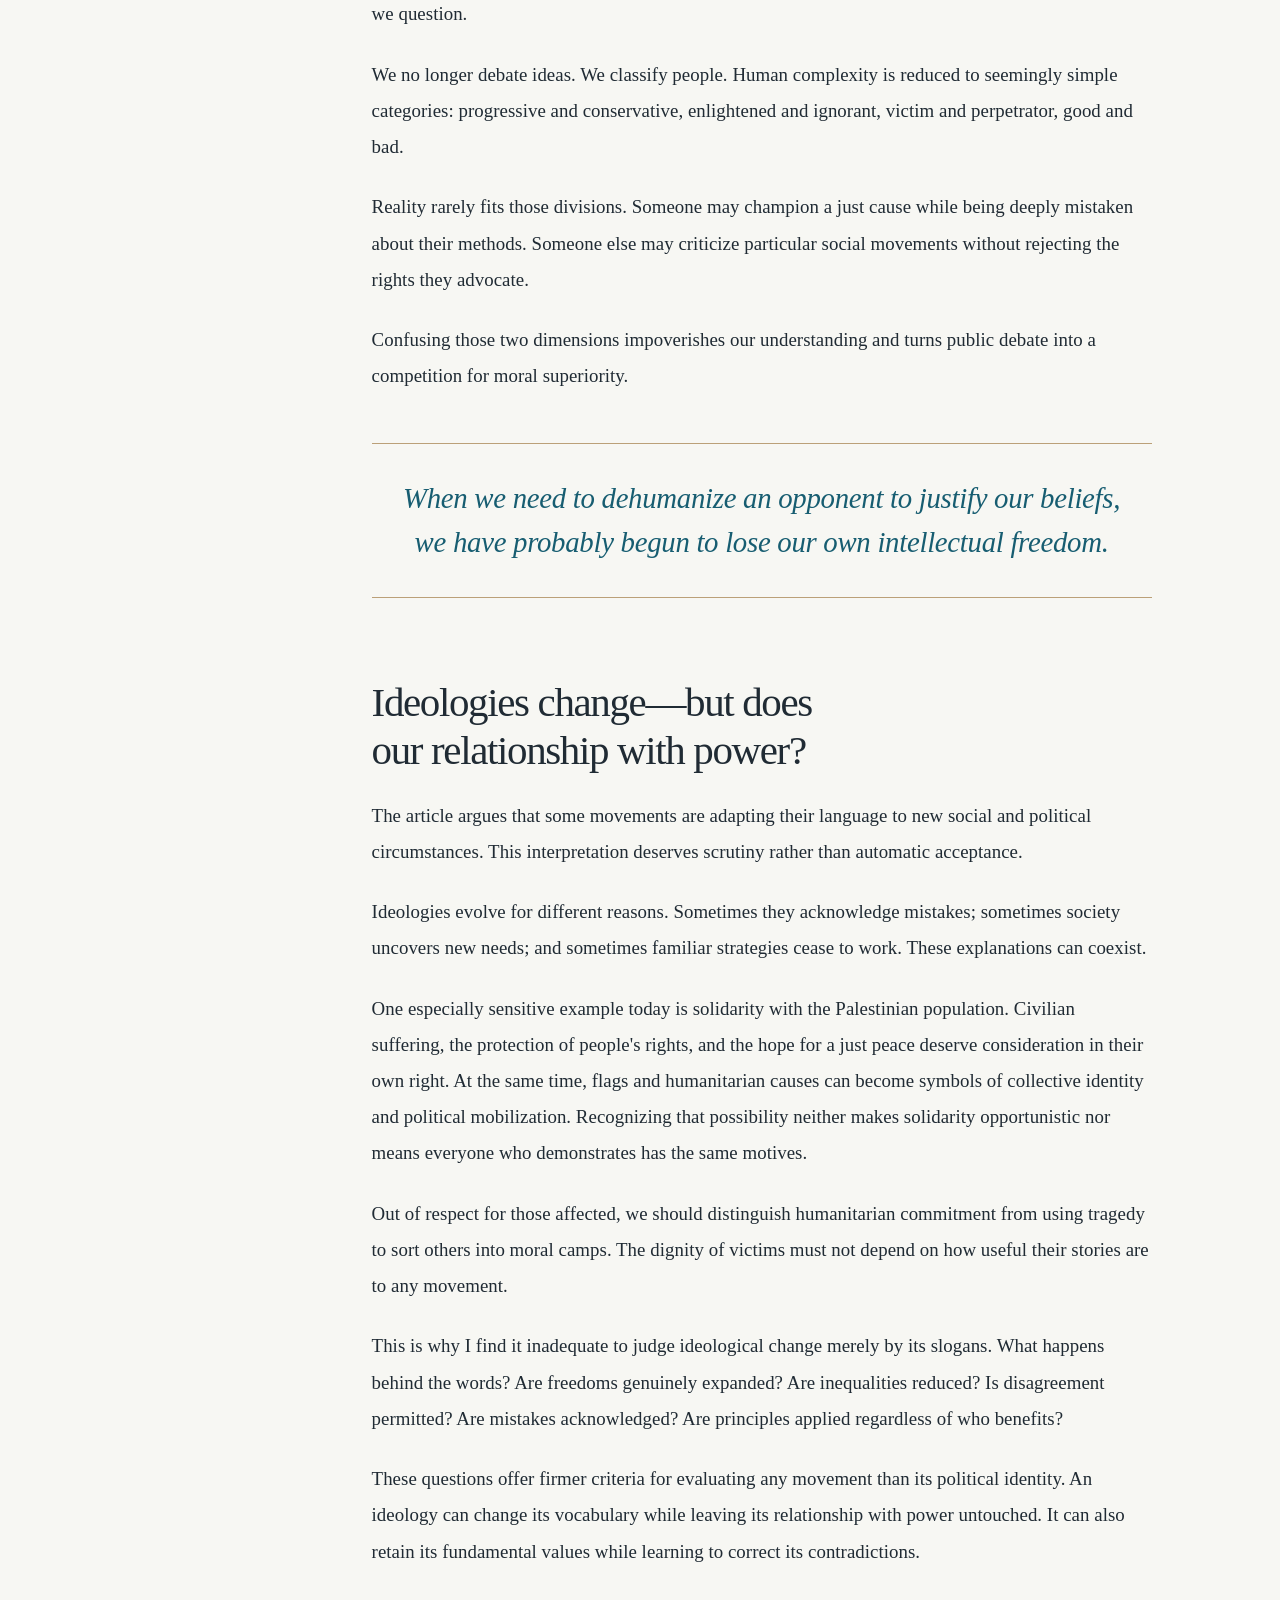
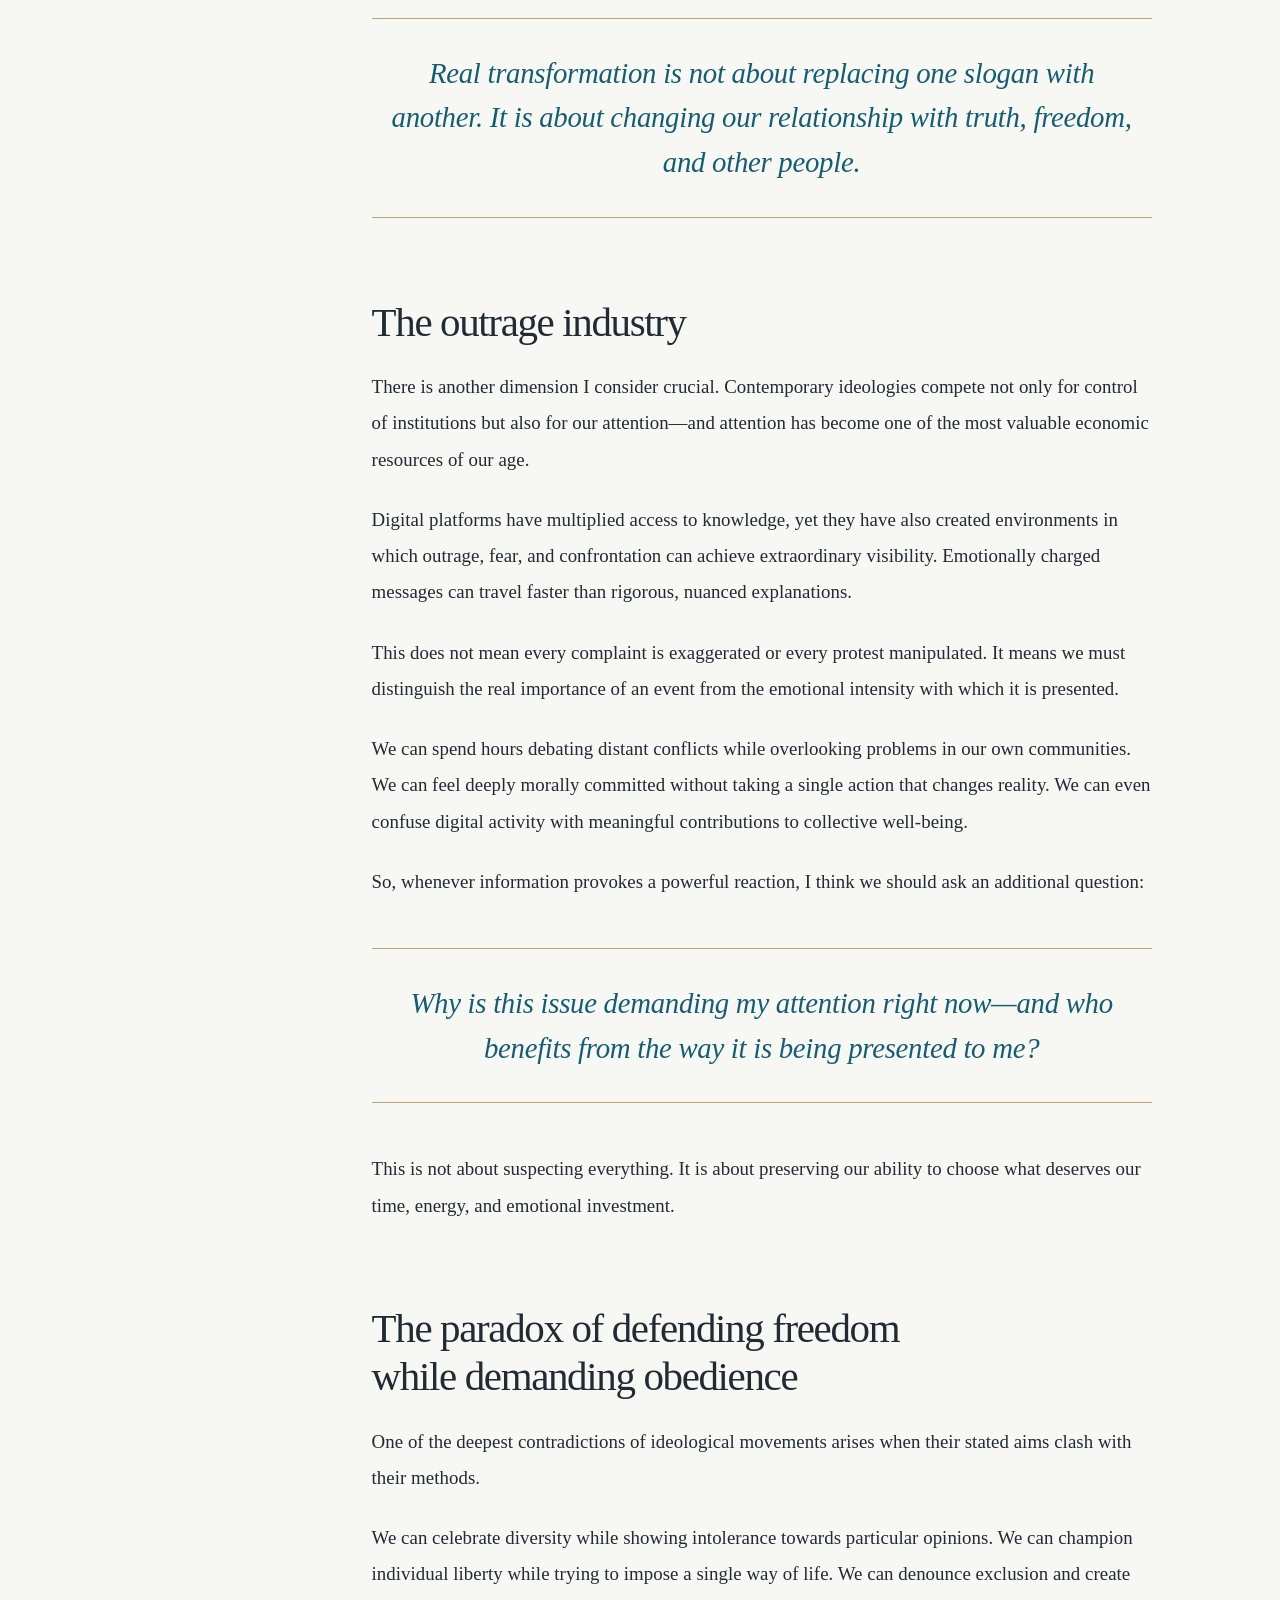
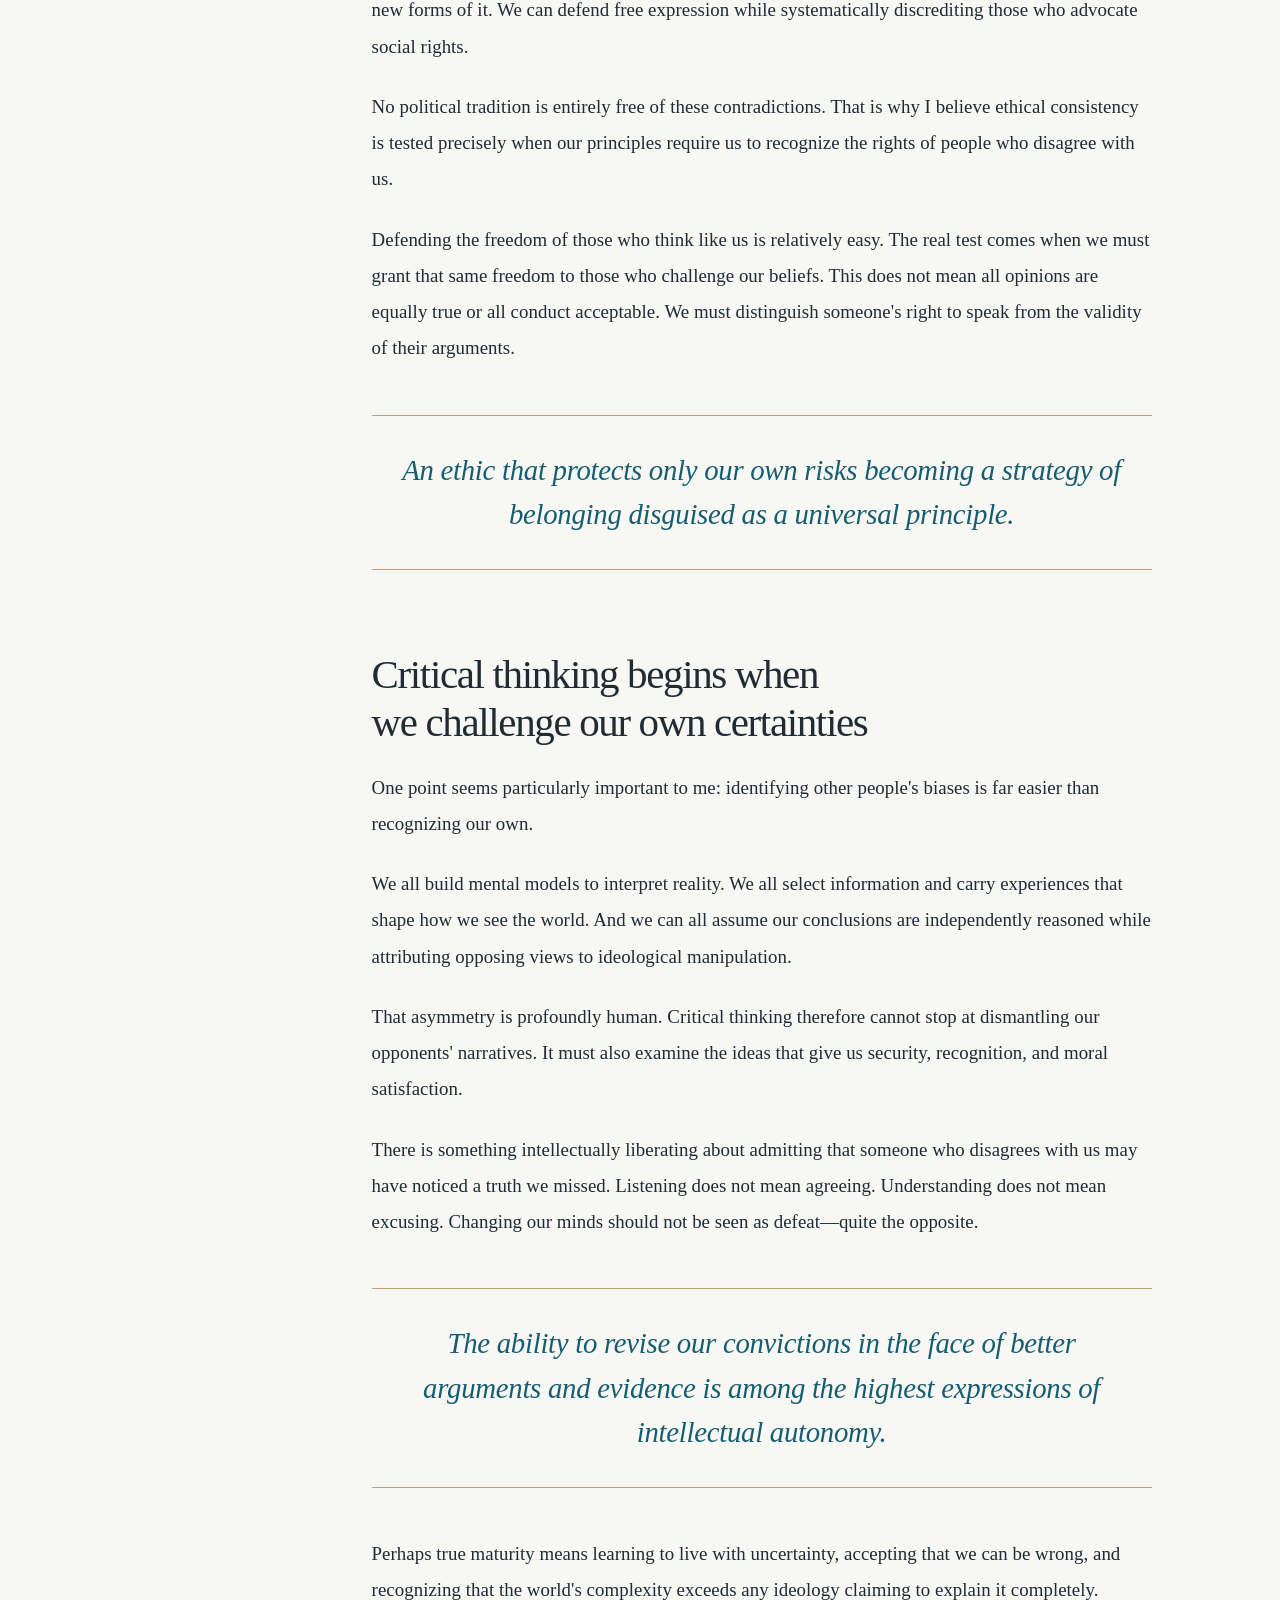
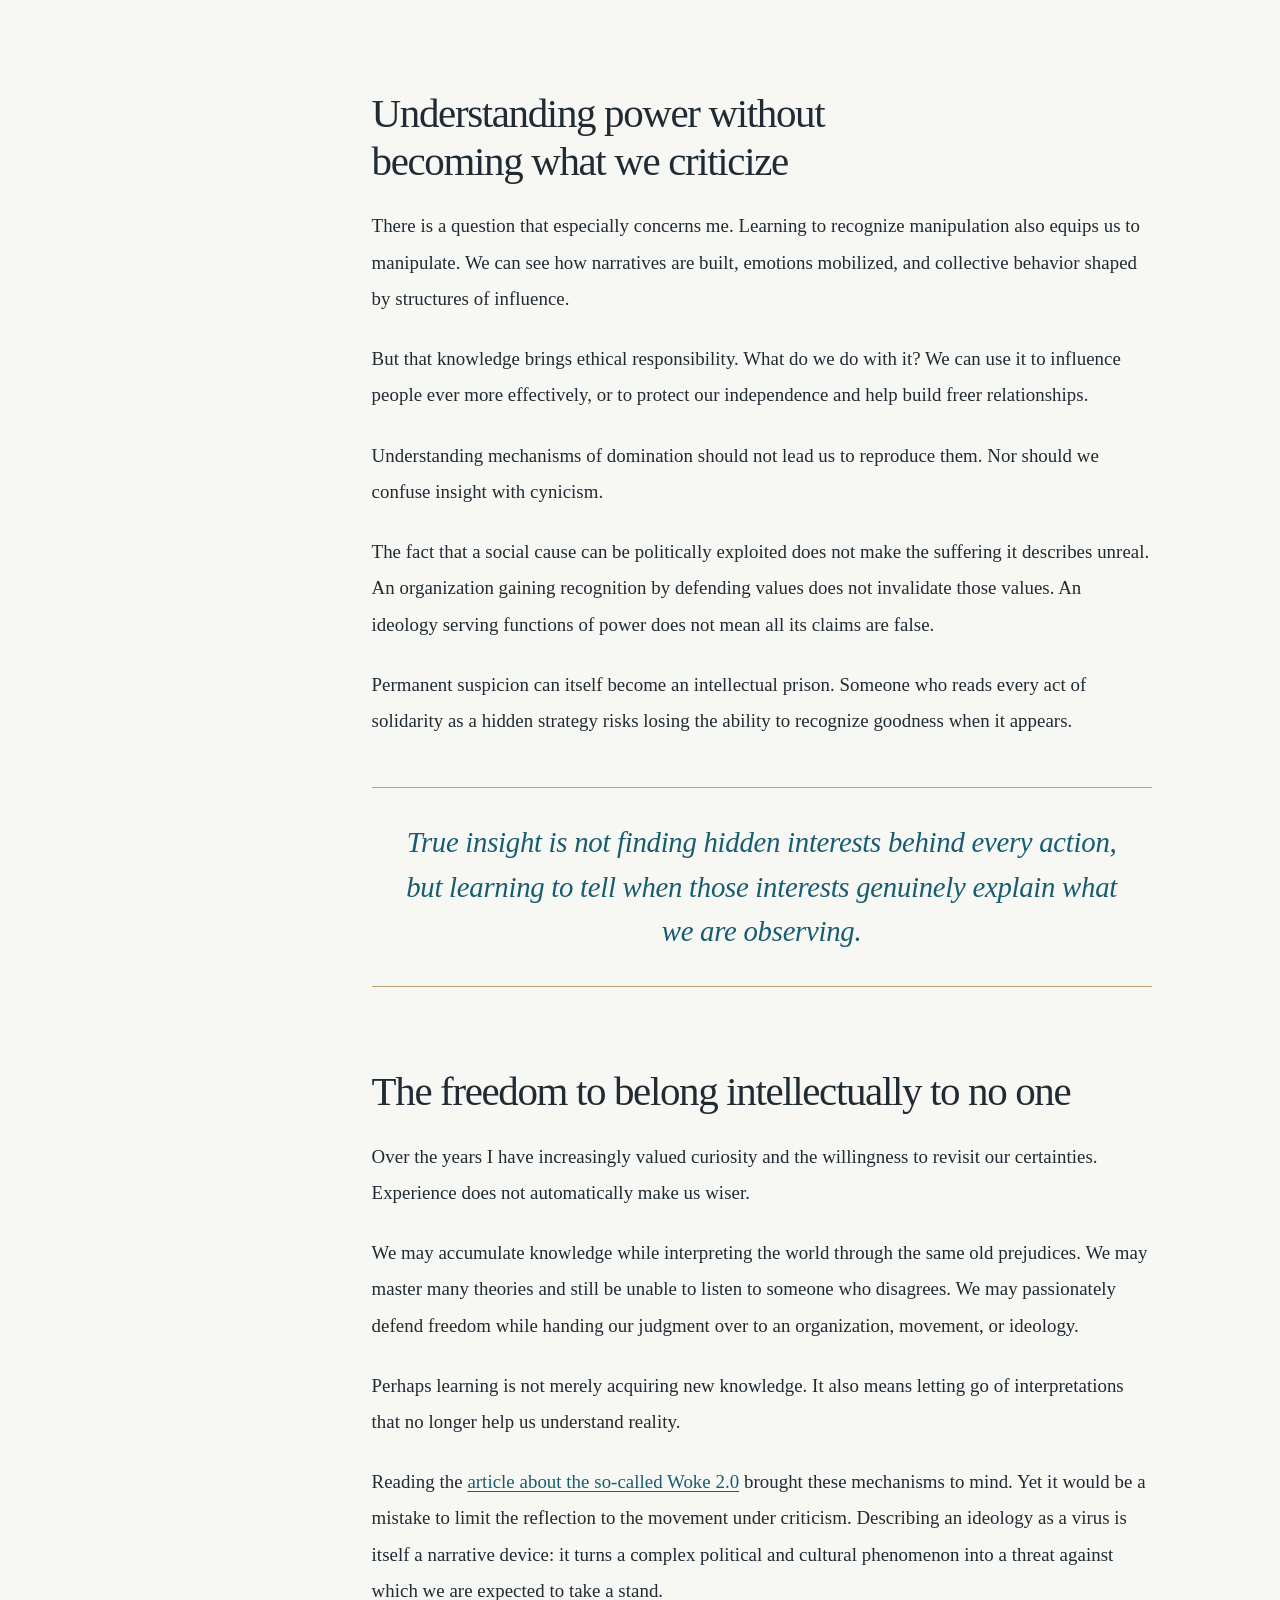
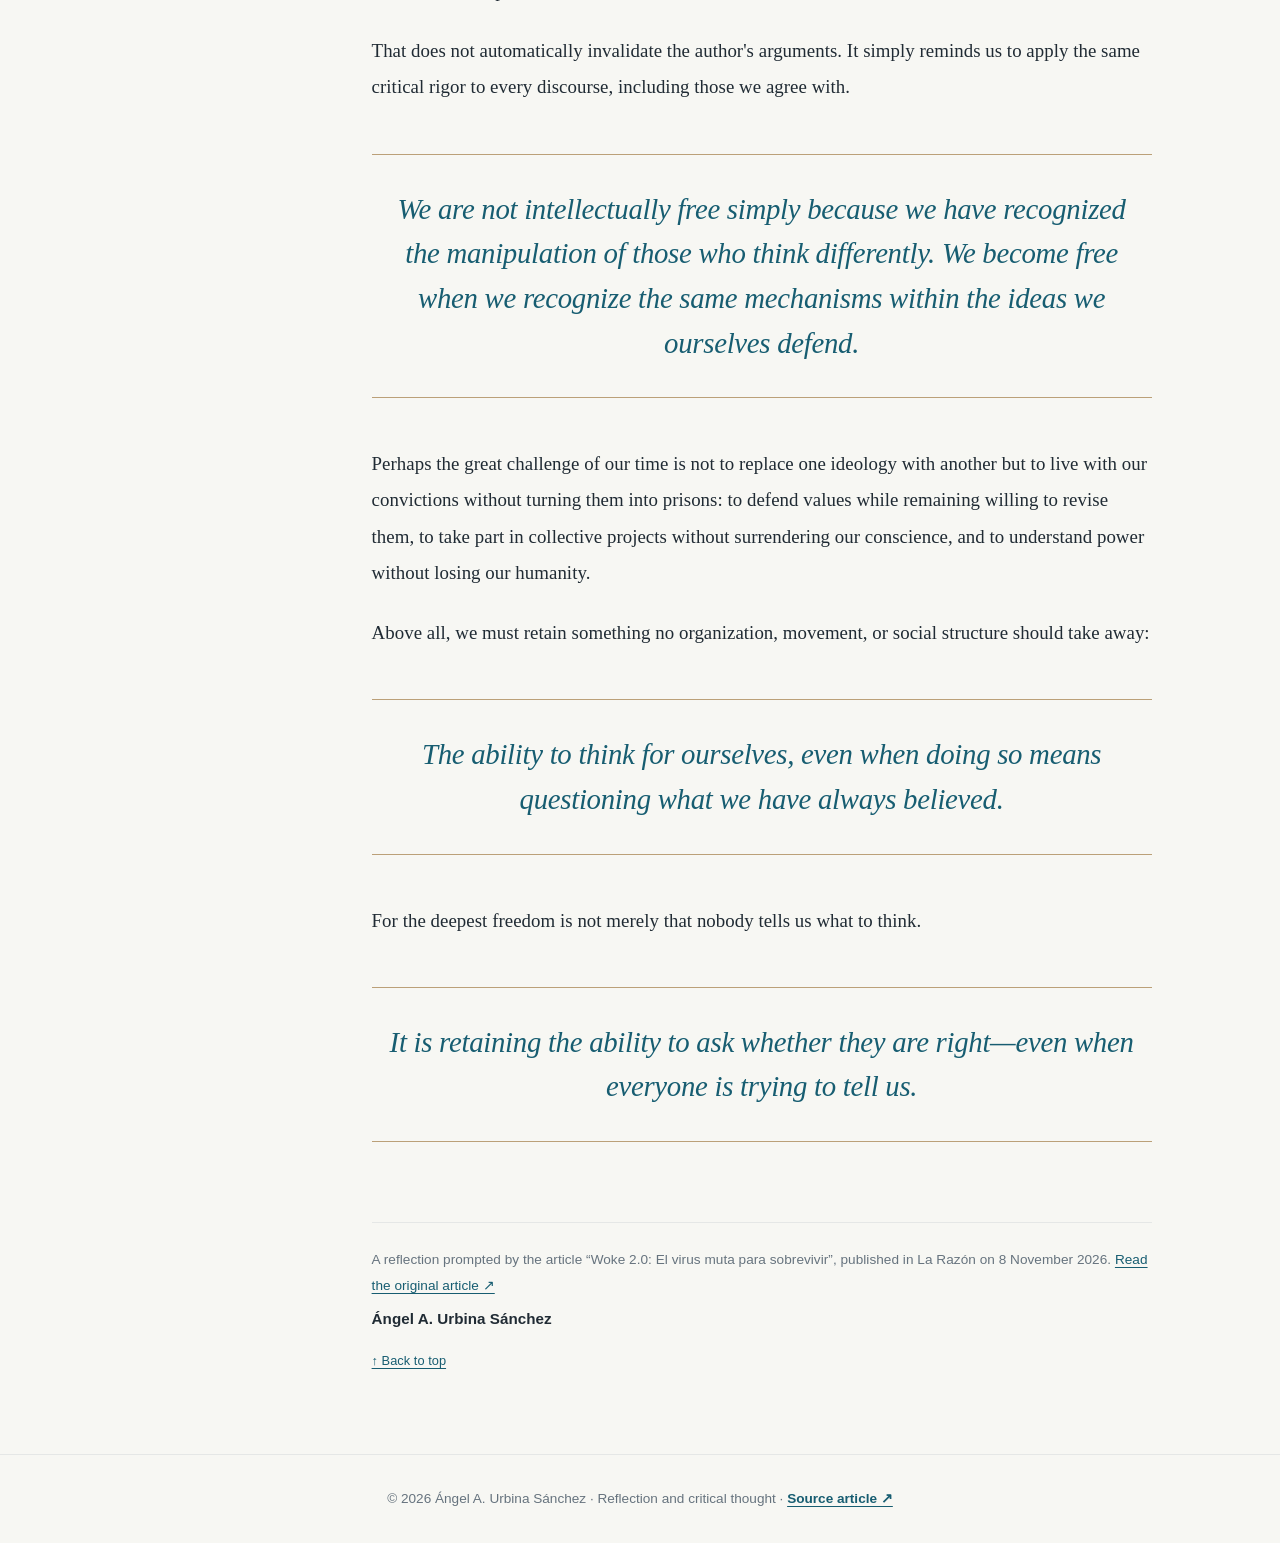
<file: en/index.html>
<!doctype html>
<html data-theme="light" lang="en">
<head>
<meta charset="utf-8"/>
<meta content="width=device-width,initial-scale=1" name="viewport"/>
<meta content="#102b3d" name="theme-color"/>
<meta content="A reflection on power, identity, and freedom of conscience. — Ángel A. Urbina Sánchez." name="description"/>
<meta content="Ángel A. Urbina Sánchez" name="author"/>
<meta content="article" property="og:type"/>
<meta content="en_GB" property="og:locale"/>
<meta content="When Ideologies Think for Us" property="og:title"/>
<meta content="A reflection on power, identity, and freedom of conscience." property="og:description"/>
<meta content="2026-11-08" property="article:published_time"/>
<meta content="summary_large_image" name="twitter:card"/>
<meta content="/assets/portada-social.webp" property="og:image"/>
<meta content="/assets/portada-social.webp" name="twitter:image"/>
<title>When Ideologies Think for Us · Ángel A. Urbina Sánchez</title>
<link href="/assets/favicon.svg" rel="icon" type="image/svg+xml"/>
<link href="/assets/style.css?v=6" rel="stylesheet"/>
<script defer="" src="/assets/site.js?v=6"></script>
<meta content="no-cache, no-store, must-revalidate" http-equiv="Cache-Control"/><meta content="index,follow" name="robots"/><link href="/" hreflang="es" rel="alternate"/><link href="/ca/" hreflang="ca" rel="alternate"/><link href="/en/" hreflang="en" rel="alternate"/><link href="/pt/" hreflang="pt" rel="alternate"/><link href="/fr/" hreflang="fr" rel="alternate"/><link href="/" hreflang="x-default" rel="alternate"/></head>
<body data-copy="Link copied" data-copy-prompt="Copy this link:" data-dark="Dark mode" data-language="en" data-light="Light mode" data-share="Share">
<a class="skip-link" href="#contenido">Skip to content</a>
<div aria-hidden="true" class="progress" id="reading-progress"></div>
<header class="topbar" id="arriba">
<a class="brand" href="#arriba">Ángel A. Urbina Sánchez / Essays</a>
<div class="toolbar"><label class="language-picker"><span aria-hidden="true">◎</span><select aria-label="Article language" id="language-select" title="Article language"><option value="/?v=6">Español</option><option value="/ca/?v=6">Català</option><option selected="selected" value="/en/?v=6">English</option><option value="/pt/?v=6">Português</option><option value="/fr/?v=6">Français</option></select></label>
<button aria-label="Compartir el artículo" id="copy-link" type="button">↗ Share</button>
<button aria-pressed="false" id="theme-toggle" type="button">☾ Dark mode</button>
</div>
</header><nav aria-label="Read in another language" class="mobile-language-nav"><a aria-label="Español" href="/?v=6" hreflang="es" lang="es">ES</a><a aria-label="Català" href="/ca/?v=6" hreflang="ca" lang="ca">CA</a><a aria-current="page" aria-label="English" href="/en/?v=6" hreflang="en" lang="en">EN</a><a aria-label="Português" href="/pt/?v=6" hreflang="pt" lang="pt">PT</a><a aria-label="Français" href="/fr/?v=6" hreflang="fr" lang="fr">FR</a></nav>
<div class="hero"><div class="hero-inner"><div class="hero-copy">
<div class="eyebrow">Thought · Society · Philosophy</div>
<h1>When Ideologies Think for Us</h1>
<p class="lead">A reflection on power, identity, and freedom of conscience.</p>
<div class="meta"><span>Ángel A. Urbina Sánchez</span><span>8 November 2026</span><span>Philosophical essay</span></div>
<a class="hero-cta" href="#contenido">Start reading ↓</a>
</div><figure class="hero-visual"><img alt="A person walks through a monumental library towards the daylight" height="928" src="/assets/biblioteca-libertad.webp" width="1648"/><figcaption>Freedom begins with a question.</figcaption></figure></div></div>
<main class="main-grid" id="contenido">
<aside aria-label="In this essay" class="toc"><strong>In this essay</strong><nav><a href="#poder">The deepest power does not need to impose itself</a>
<a href="#identidad">We need a “them” to build an “us”</a>
<a href="#ideologias">Ideologies change—but does our relationship with power?</a>
<a href="#indignacion">The outrage industry</a>
<a href="#obediencia">The paradox of defending freedom while demanding obedience</a>
<a href="#pensamiento">Critical thinking begins when we challenge our own certainties</a>
<a href="#etica">Understanding power without becoming what we criticize</a>
<a href="#libertad">The freedom to belong intellectually to no one</a></nav></aside>
<article aria-label="Full essay" class="article">
<section aria-labelledby="heading-introduccion" id="introduccion"><p>We live in an age that prides itself on unprecedented intellectual freedom. Never have we had so much access to knowledge, so many opportunities to compare viewpoints, or so many tools for challenging traditional structures of power.</p><p>And yet it is striking how often we still need someone to tell us what to think, which causes to defend, and who our adversaries are.</p><p>Reading the <em>La Razón</em> article <a class="source-link" href="https://www.larazon.es/cultura/woke-20-virus-muta-sobrevivir_202611086aefb48fea8d8979977d2cd4.html" rel="noopener noreferrer" target="_blank">“Woke 2.0: El virus muta para sobrevivir”</a> led me to reflect on a question much deeper than the controversy surrounding any particular ideological movement.</p><blockquote><p>Are we truly free when we think, or have we simply learned to treat other people's ideas as our own?</p></blockquote><p>This is not about questioning the legitimacy of social demands or denying inequalities that need correcting. Nor is it about dismissing the political convictions of people who think differently.</p><p>It is about understanding how ideas—even those born of legitimate aspirations—can become structures of power that shape our perception of reality.</p><aside aria-label="Original reading · La Razón" class="source-box"><span class="label">Original reading · La Razón</span><p>This reflection arose from reading “Woke 2.0: El virus muta para sobrevivir”, published on 8 November 2026.</p><a href="https://www.larazon.es/cultura/woke-20-virus-muta-sobrevivir_202611086aefb48fea8d8979977d2cd4.html" rel="noopener noreferrer" target="_blank">Read the original article ↗</a><p class="small-note">This article belongs to its publisher and may be subject to access restrictions.</p></aside></section>
<section aria-labelledby="heading-poder" id="poder"><h2 id="heading-poder">The deepest power does not need to impose itself</h2><p>We usually associate power with governments, institutions, large corporations, or economic resources. Yet there is a subtler form of power: the ability to determine how we interpret the world.</p><p>Those who establish what is morally acceptable, what counts as a threat, and which opinions deserve recognition wield extraordinary influence.</p><p>Michel Foucault explored the relationship between power and the production of knowledge. Antonio Gramsci examined how certain worldviews become hegemonic until they appear natural. Both perspectives suggest that power does not always need to prohibit. Sometimes it merely needs certain questions to stop being asked.</p><p>Once we fully internalize an ideological framework, we may begin policing our own opinions—not necessarily because anyone forces us to, but because challenging dominant beliefs within our circle risks losing approval, belonging, or moral legitimacy.</p><p>This dynamic belongs to no single political tradition. It can appear in religious organizations, corporations, universities, social movements, and online communities. Even those who oppose dominant thinking may eventually create orthodoxies of their own.</p><blockquote><p>Groupthink is defined not by the content of its ideas, but by the difficulty of questioning them without consequences.</p></blockquote><p>Here lies an unsettling paradox: a society can multiply its declarations of freedom while shrinking the spaces in which dissent remains possible.</p></section>
<section aria-labelledby="heading-identidad" id="identidad"><h2 id="heading-identidad">We need a “them” to build an “us”</h2><p>Human beings need to belong. Family, community, nation, religion, or a shared cause can give us identity and meaning. There is nothing inherently wrong with that; belonging is essential to our social nature.</p><p>Problems begin when our identity constantly requires an adversary. Someone who thinks differently stops being a person whose arguments we can debate and becomes someone whose moral legitimacy we question.</p><p>We no longer debate ideas. We classify people. Human complexity is reduced to seemingly simple categories: progressive and conservative, enlightened and ignorant, victim and perpetrator, good and bad.</p><p>Reality rarely fits those divisions. Someone may champion a just cause while being deeply mistaken about their methods. Someone else may criticize particular social movements without rejecting the rights they advocate.</p><p>Confusing those two dimensions impoverishes our understanding and turns public debate into a competition for moral superiority.</p><blockquote><p>When we need to dehumanize an opponent to justify our beliefs, we have probably begun to lose our own intellectual freedom.</p></blockquote></section>
<section aria-labelledby="heading-ideologias" id="ideologias"><h2 id="heading-ideologias">Ideologies change—but does our relationship with power?</h2><p>The article argues that some movements are adapting their language to new social and political circumstances. This interpretation deserves scrutiny rather than automatic acceptance.</p><p>Ideologies evolve for different reasons. Sometimes they acknowledge mistakes; sometimes society uncovers new needs; and sometimes familiar strategies cease to work. These explanations can coexist.</p><p>One especially sensitive example today is solidarity with the Palestinian population. Civilian suffering, the protection of people's rights, and the hope for a just peace deserve consideration in their own right. At the same time, flags and humanitarian causes can become symbols of collective identity and political mobilization. Recognizing that possibility neither makes solidarity opportunistic nor means everyone who demonstrates has the same motives.</p><p>Out of respect for those affected, we should distinguish humanitarian commitment from using tragedy to sort others into moral camps. The dignity of victims must not depend on how useful their stories are to any movement.</p><p>This is why I find it inadequate to judge ideological change merely by its slogans. What happens behind the words? Are freedoms genuinely expanded? Are inequalities reduced? Is disagreement permitted? Are mistakes acknowledged? Are principles applied regardless of who benefits?</p><p>These questions offer firmer criteria for evaluating any movement than its political identity. An ideology can change its vocabulary while leaving its relationship with power untouched. It can also retain its fundamental values while learning to correct its contradictions.</p><blockquote><p>Real transformation is not about replacing one slogan with another. It is about changing our relationship with truth, freedom, and other people.</p></blockquote></section>
<section aria-labelledby="heading-indignacion" id="indignacion"><h2 id="heading-indignacion">The outrage industry</h2><p>There is another dimension I consider crucial. Contemporary ideologies compete not only for control of institutions but also for our attention—and attention has become one of the most valuable economic resources of our age.</p><p>Digital platforms have multiplied access to knowledge, yet they have also created environments in which outrage, fear, and confrontation can achieve extraordinary visibility. Emotionally charged messages can travel faster than rigorous, nuanced explanations.</p><p>This does not mean every complaint is exaggerated or every protest manipulated. It means we must distinguish the real importance of an event from the emotional intensity with which it is presented.</p><p>We can spend hours debating distant conflicts while overlooking problems in our own communities. We can feel deeply morally committed without taking a single action that changes reality. We can even confuse digital activity with meaningful contributions to collective well-being.</p><p>So, whenever information provokes a powerful reaction, I think we should ask an additional question:</p><blockquote><p>Why is this issue demanding my attention right now—and who benefits from the way it is being presented to me?</p></blockquote><p>This is not about suspecting everything. It is about preserving our ability to choose what deserves our time, energy, and emotional investment.</p></section>
<section aria-labelledby="heading-obediencia" id="obediencia"><h2 id="heading-obediencia">The paradox of defending freedom while demanding obedience</h2><p>One of the deepest contradictions of ideological movements arises when their stated aims clash with their methods.</p><p>We can celebrate diversity while showing intolerance towards particular opinions. We can champion individual liberty while trying to impose a single way of life. We can denounce exclusion and create new forms of it. We can defend free expression while systematically discrediting those who advocate social rights.</p><p>No political tradition is entirely free of these contradictions. That is why I believe ethical consistency is tested precisely when our principles require us to recognize the rights of people who disagree with us.</p><p>Defending the freedom of those who think like us is relatively easy. The real test comes when we must grant that same freedom to those who challenge our beliefs. This does not mean all opinions are equally true or all conduct acceptable. We must distinguish someone's right to speak from the validity of their arguments.</p><blockquote><p>An ethic that protects only our own risks becoming a strategy of belonging disguised as a universal principle.</p></blockquote></section>
<section aria-labelledby="heading-pensamiento" id="pensamiento"><h2 id="heading-pensamiento">Critical thinking begins when we challenge our own certainties</h2><p>One point seems particularly important to me: identifying other people's biases is far easier than recognizing our own.</p><p>We all build mental models to interpret reality. We all select information and carry experiences that shape how we see the world. And we can all assume our conclusions are independently reasoned while attributing opposing views to ideological manipulation.</p><p>That asymmetry is profoundly human. Critical thinking therefore cannot stop at dismantling our opponents' narratives. It must also examine the ideas that give us security, recognition, and moral satisfaction.</p><p>There is something intellectually liberating about admitting that someone who disagrees with us may have noticed a truth we missed. Listening does not mean agreeing. Understanding does not mean excusing. Changing our minds should not be seen as defeat—quite the opposite.</p><blockquote><p>The ability to revise our convictions in the face of better arguments and evidence is among the highest expressions of intellectual autonomy.</p></blockquote><p>Perhaps true maturity means learning to live with uncertainty, accepting that we can be wrong, and recognizing that the world's complexity exceeds any ideology claiming to explain it completely.</p></section>
<section aria-labelledby="heading-etica" id="etica"><h2 id="heading-etica">Understanding power without becoming what we criticize</h2><p>There is a question that especially concerns me. Learning to recognize manipulation also equips us to manipulate. We can see how narratives are built, emotions mobilized, and collective behavior shaped by structures of influence.</p><p>But that knowledge brings ethical responsibility. What do we do with it? We can use it to influence people ever more effectively, or to protect our independence and help build freer relationships.</p><p>Understanding mechanisms of domination should not lead us to reproduce them. Nor should we confuse insight with cynicism.</p><p>The fact that a social cause can be politically exploited does not make the suffering it describes unreal. An organization gaining recognition by defending values does not invalidate those values. An ideology serving functions of power does not mean all its claims are false.</p><p>Permanent suspicion can itself become an intellectual prison. Someone who reads every act of solidarity as a hidden strategy risks losing the ability to recognize goodness when it appears.</p><blockquote><p>True insight is not finding hidden interests behind every action, but learning to tell when those interests genuinely explain what we are observing.</p></blockquote></section>
<section aria-labelledby="heading-libertad" id="libertad"><h2 id="heading-libertad">The freedom to belong intellectually to no one</h2><p>Over the years I have increasingly valued curiosity and the willingness to revisit our certainties. Experience does not automatically make us wiser.</p><p>We may accumulate knowledge while interpreting the world through the same old prejudices. We may master many theories and still be unable to listen to someone who disagrees. We may passionately defend freedom while handing our judgment over to an organization, movement, or ideology.</p><p>Perhaps learning is not merely acquiring new knowledge. It also means letting go of interpretations that no longer help us understand reality.</p><p>Reading the <a class="source-link" href="https://www.larazon.es/cultura/woke-20-virus-muta-sobrevivir_202611086aefb48fea8d8979977d2cd4.html" rel="noopener noreferrer" target="_blank">article about the so-called Woke 2.0</a> brought these mechanisms to mind. Yet it would be a mistake to limit the reflection to the movement under criticism. Describing an ideology as a virus is itself a narrative device: it turns a complex political and cultural phenomenon into a threat against which we are expected to take a stand.</p><p>That does not automatically invalidate the author's arguments. It simply reminds us to apply the same critical rigor to every discourse, including those we agree with.</p><blockquote><p>We are not intellectually free simply because we have recognized the manipulation of those who think differently. We become free when we recognize the same mechanisms within the ideas we ourselves defend.</p></blockquote><p>Perhaps the great challenge of our time is not to replace one ideology with another but to live with our convictions without turning them into prisons: to defend values while remaining willing to revise them, to take part in collective projects without surrendering our conscience, and to understand power without losing our humanity.</p><p>Above all, we must retain something no organization, movement, or social structure should take away:</p><blockquote><p>The ability to think for ourselves, even when doing so means questioning what we have always believed.</p></blockquote><p>For the deepest freedom is not merely that nobody tells us what to think.</p><blockquote><p>It is retaining the ability to ask whether they are right—even when everyone is trying to tell us.</p></blockquote></section>
<div class="signature">A reflection prompted by the article “Woke 2.0: El virus muta para sobrevivir”, published in La Razón on 8 November 2026. <a href="https://www.larazon.es/cultura/woke-20-virus-muta-sobrevivir_202611086aefb48fea8d8979977d2cd4.html" rel="noopener noreferrer" target="_blank">Read the original article ↗</a><strong>Ángel A. Urbina Sánchez</strong><a class="back-to-top" href="#arriba">↑ Back to top</a></div>
</article>
</main>
<footer class="footer">© 2026 Ángel A. Urbina Sánchez · Reflection and critical thought · <a href="https://www.larazon.es/cultura/woke-20-virus-muta-sobrevivir_202611086aefb48fea8d8979977d2cd4.html" rel="noopener noreferrer" target="_blank">Source article ↗</a></footer>
</body></html>
</file>
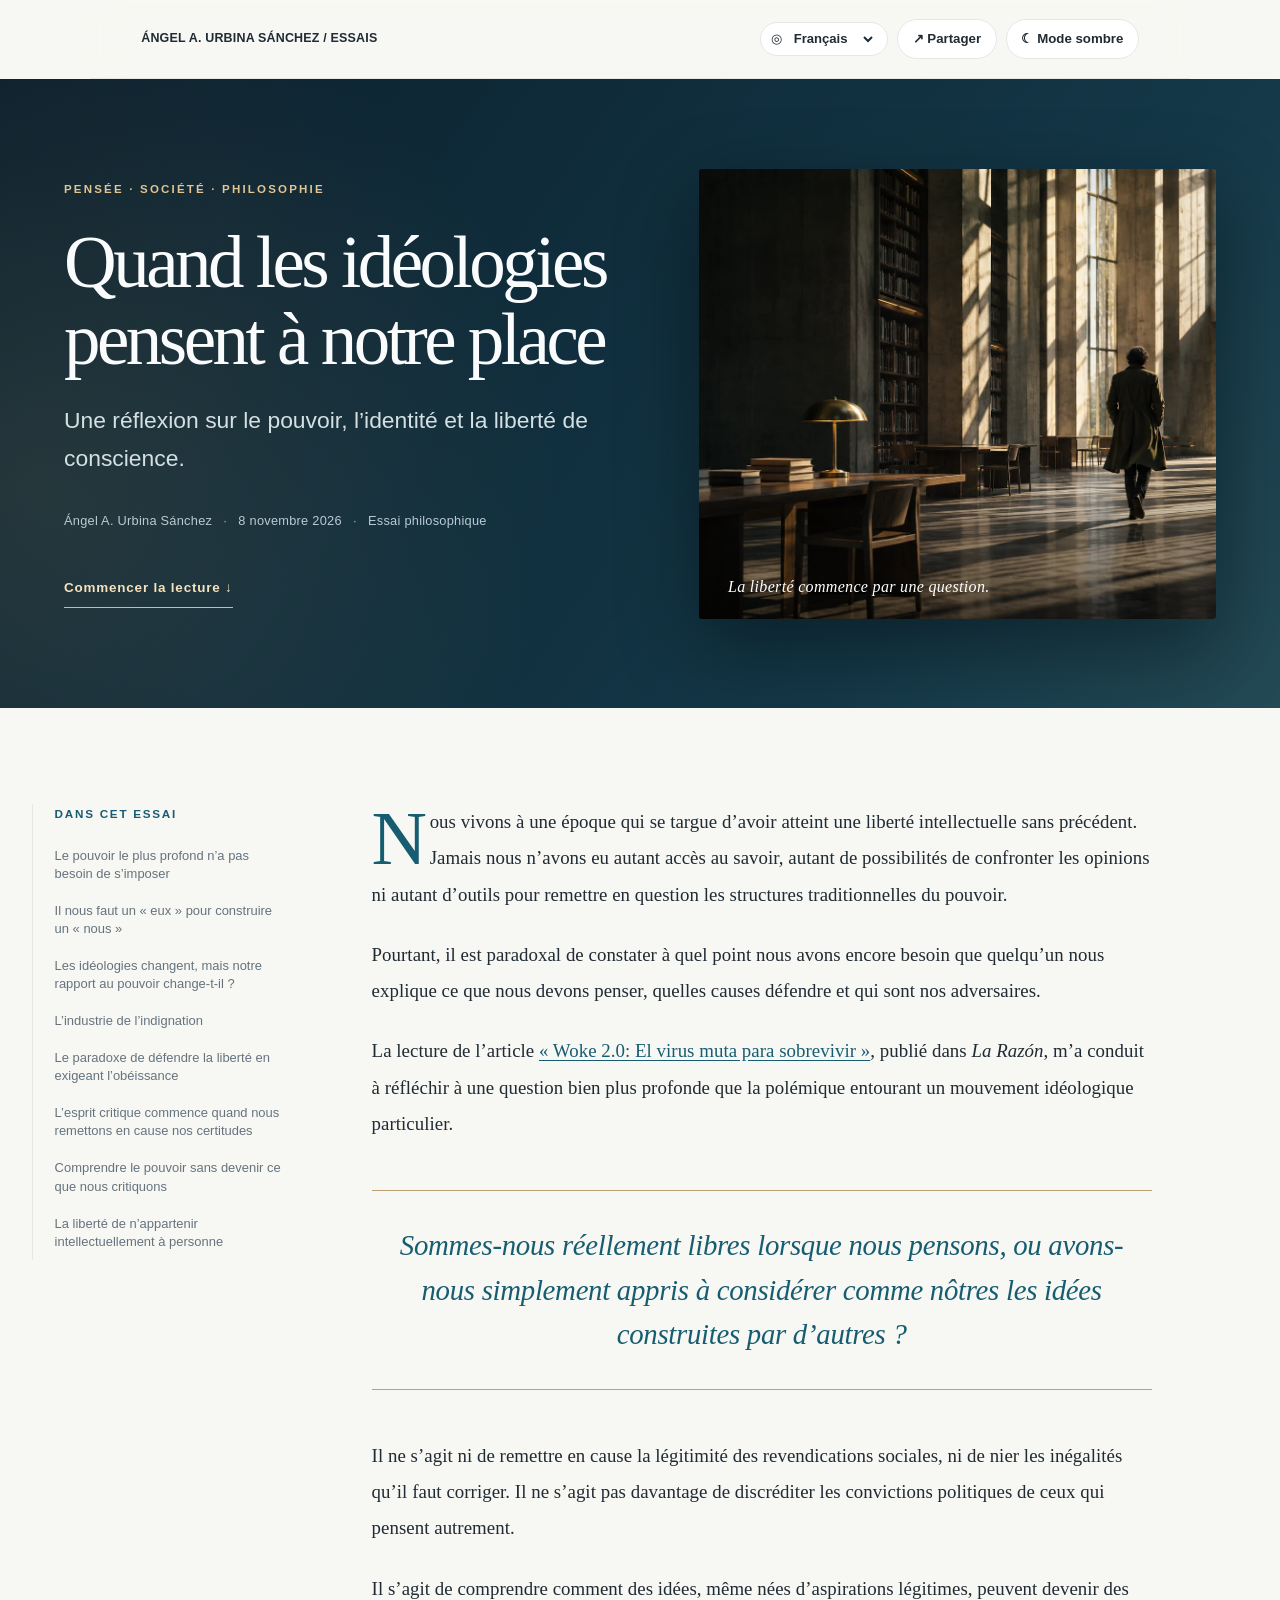
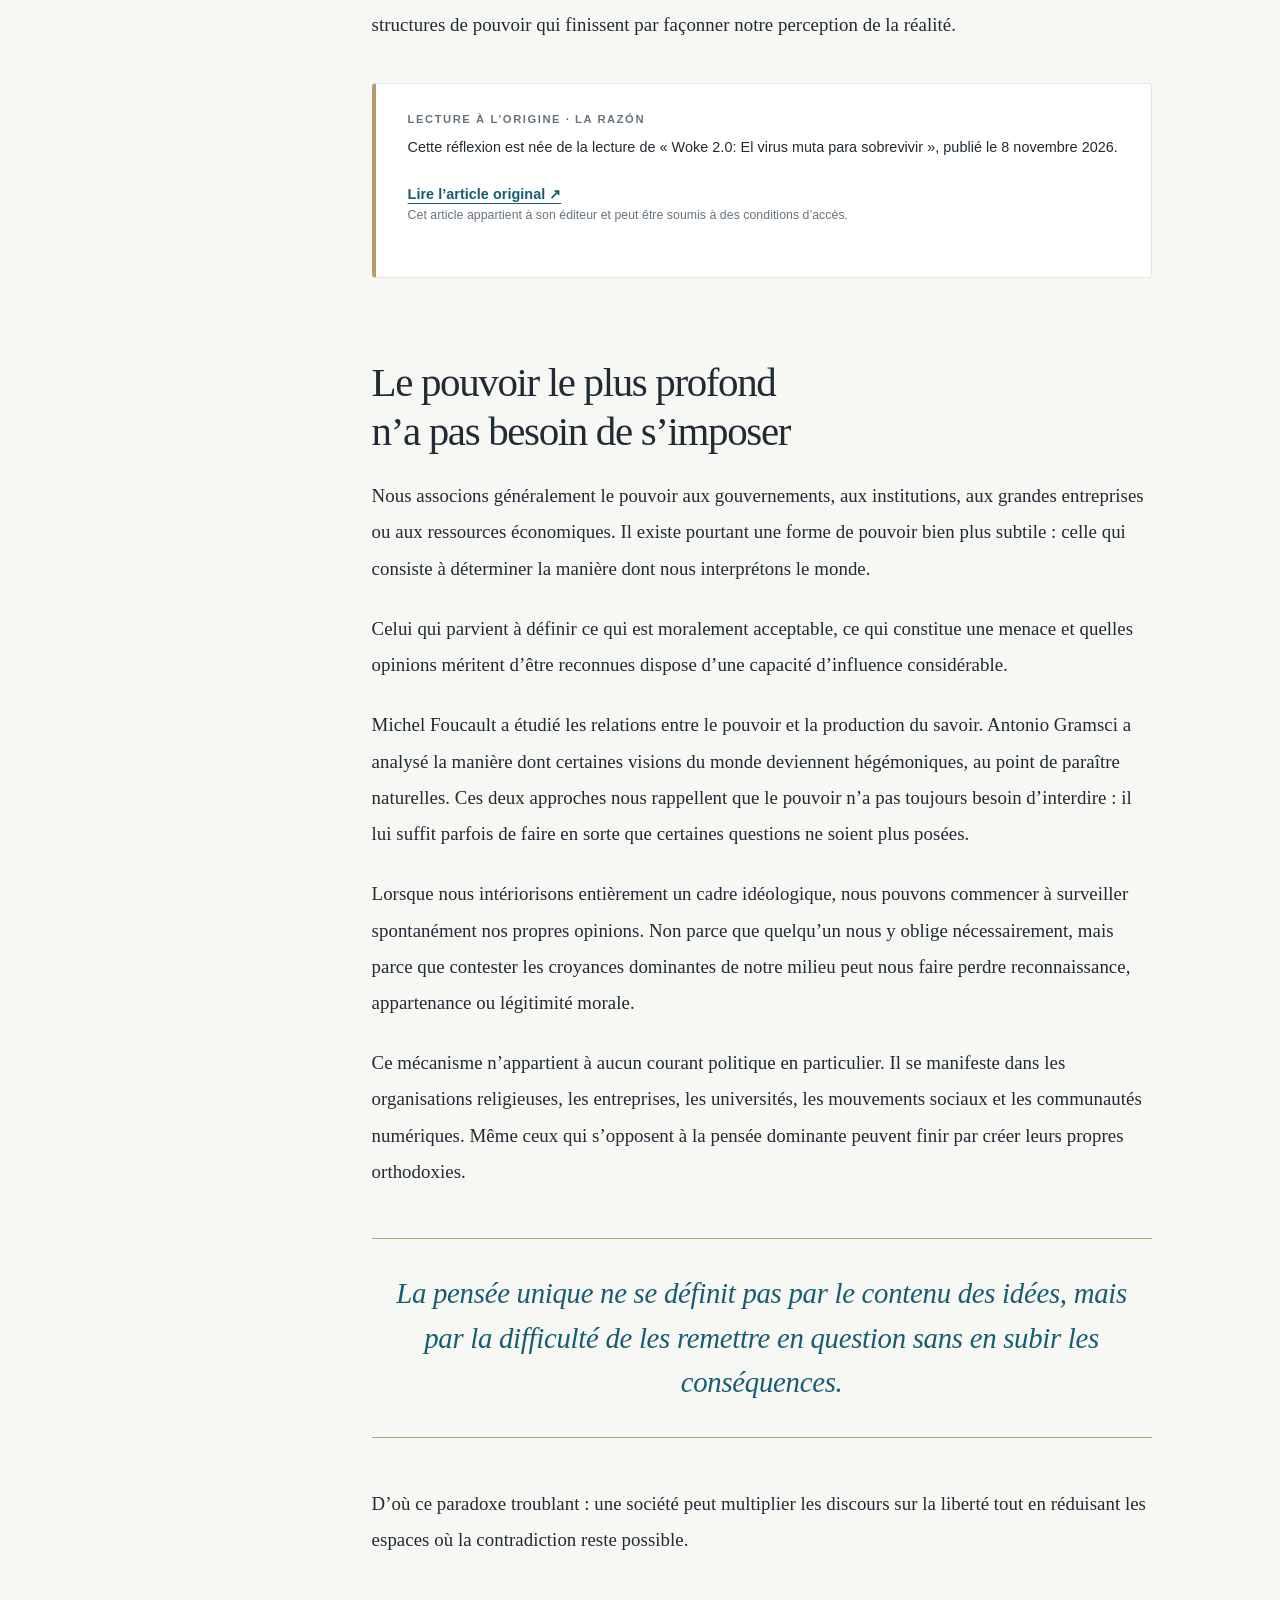
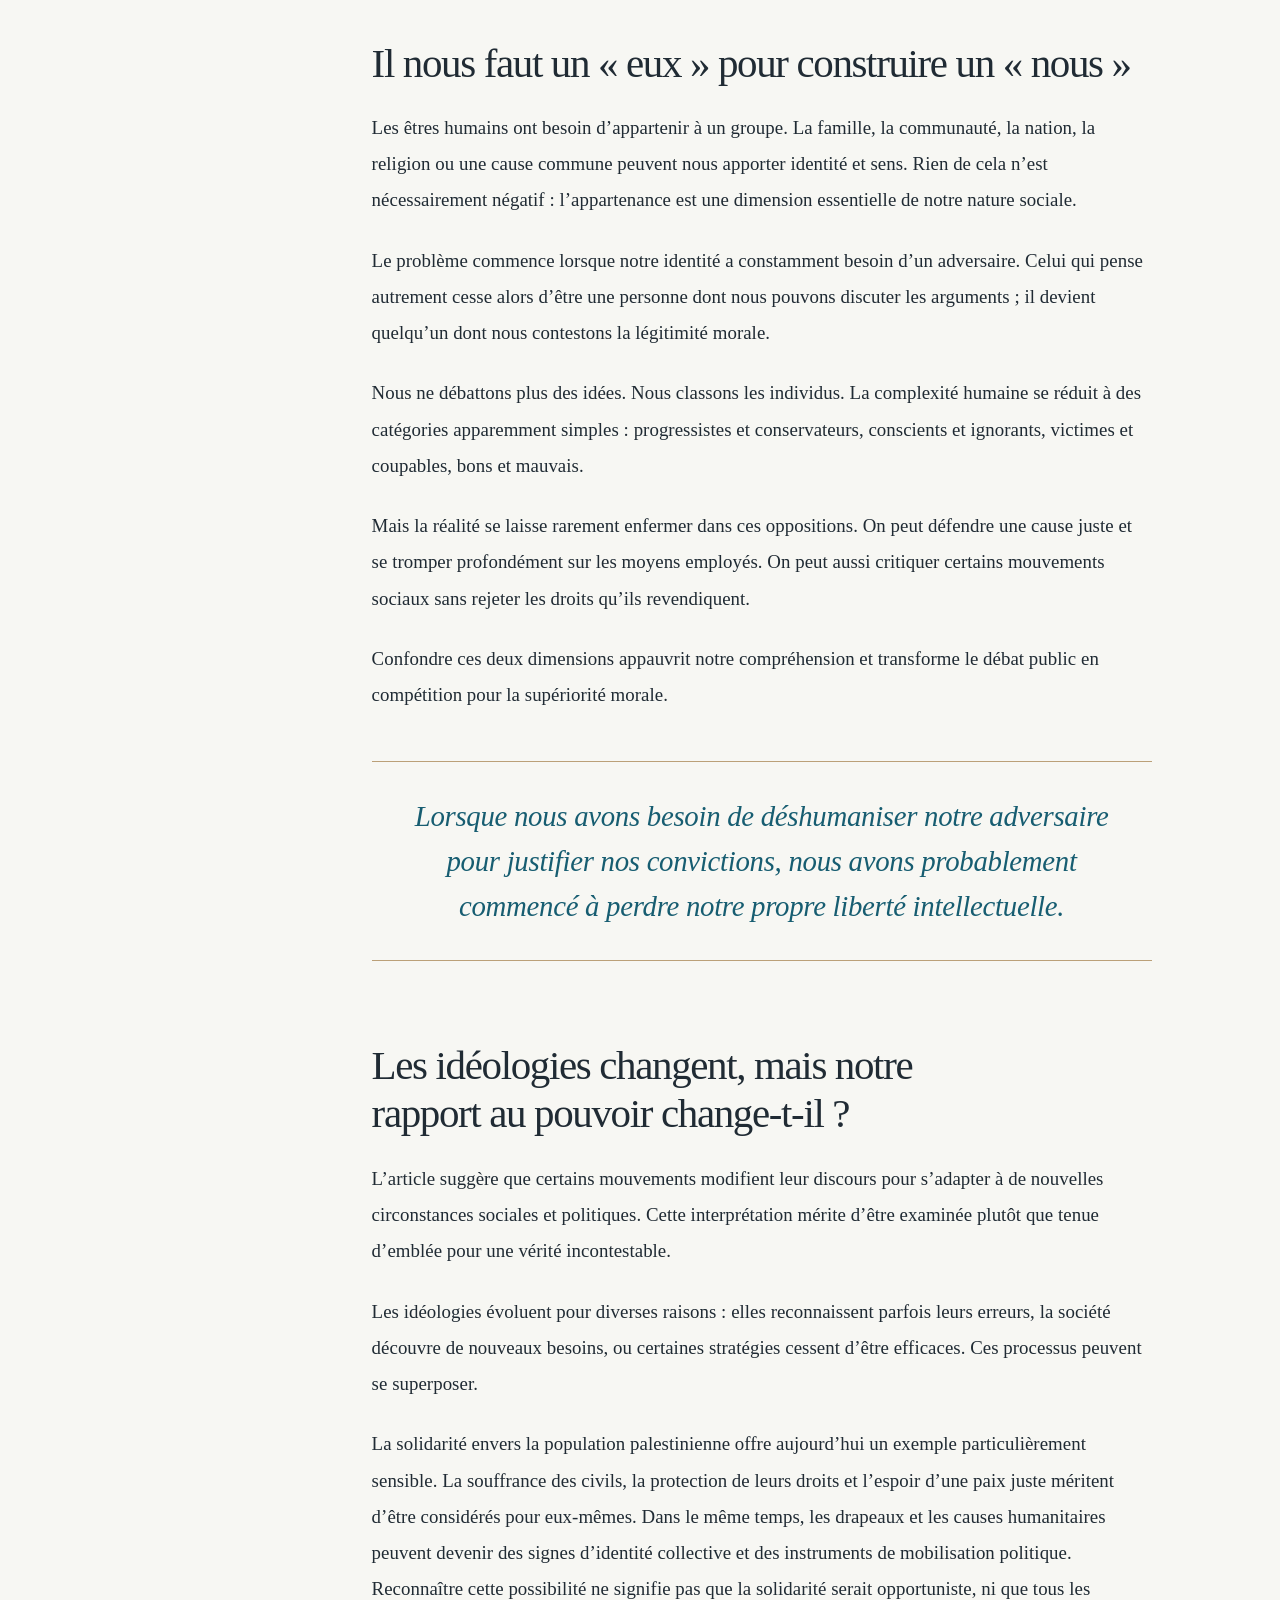
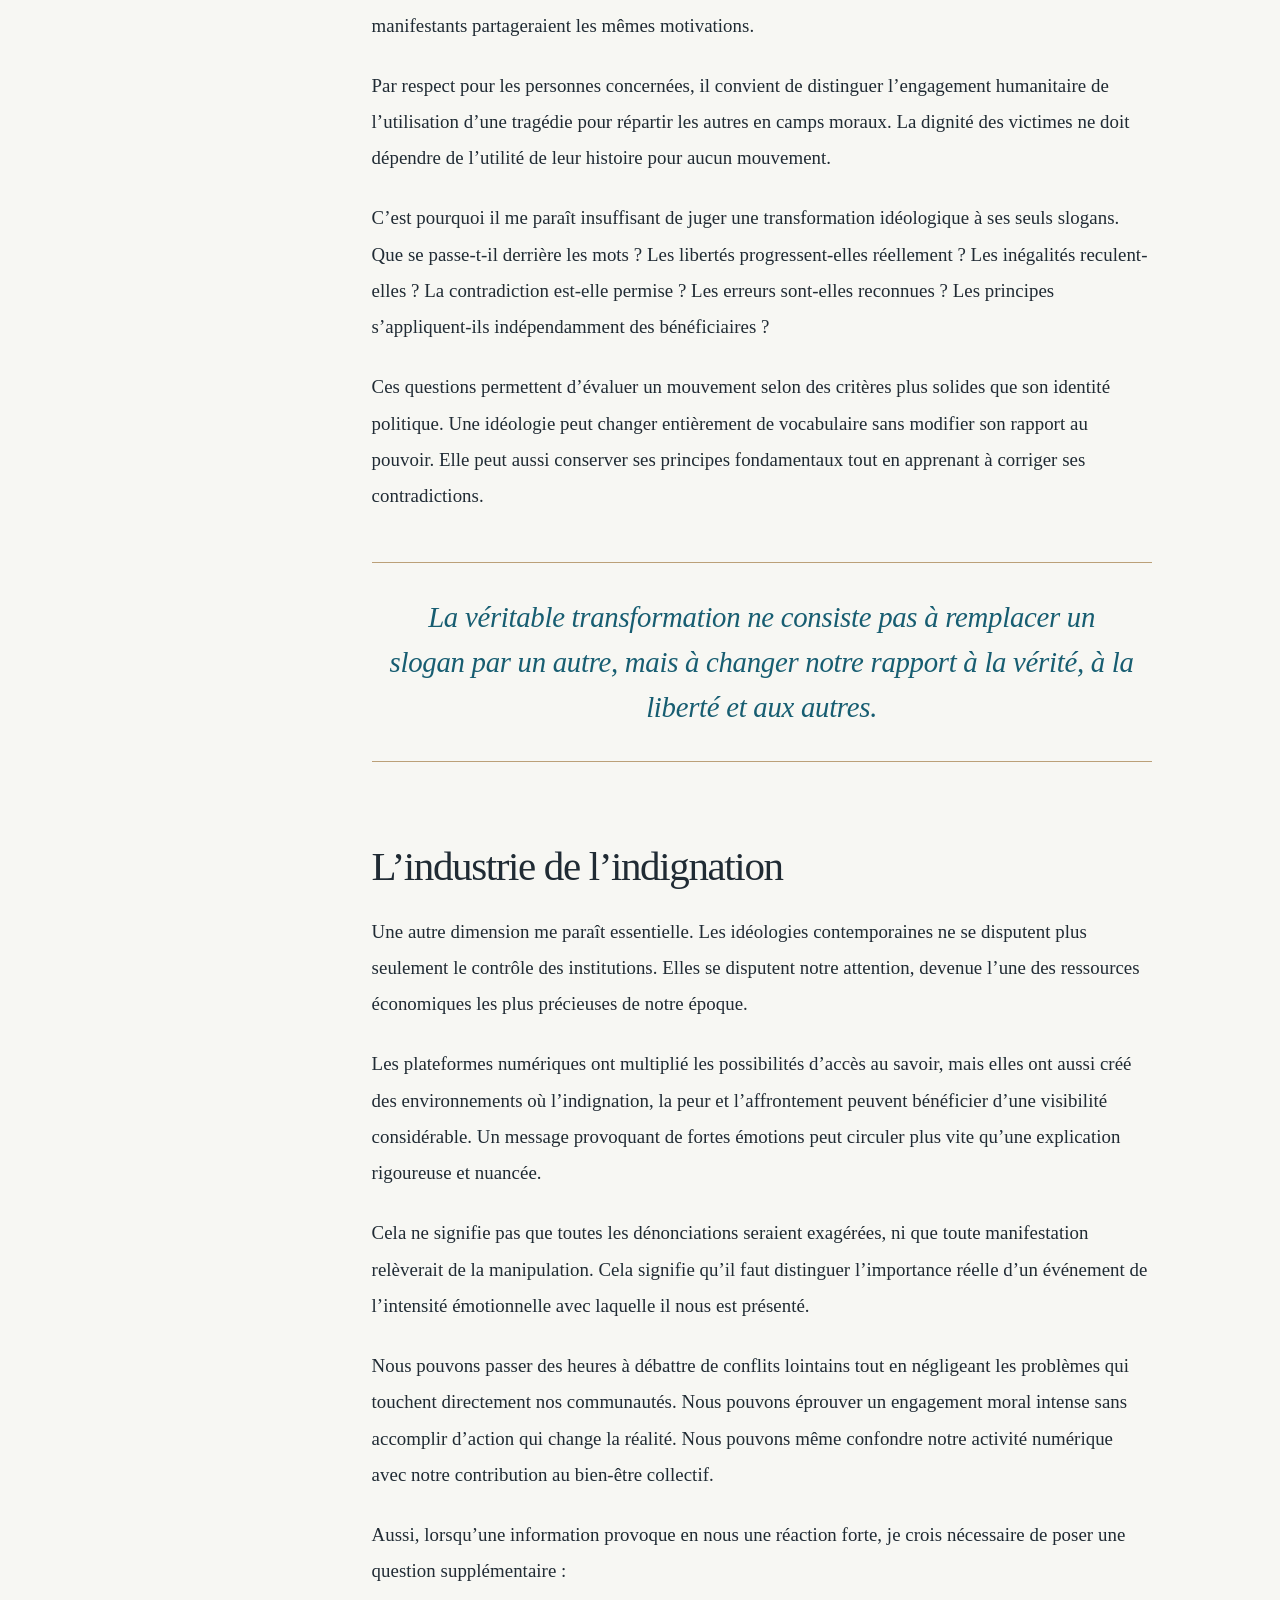
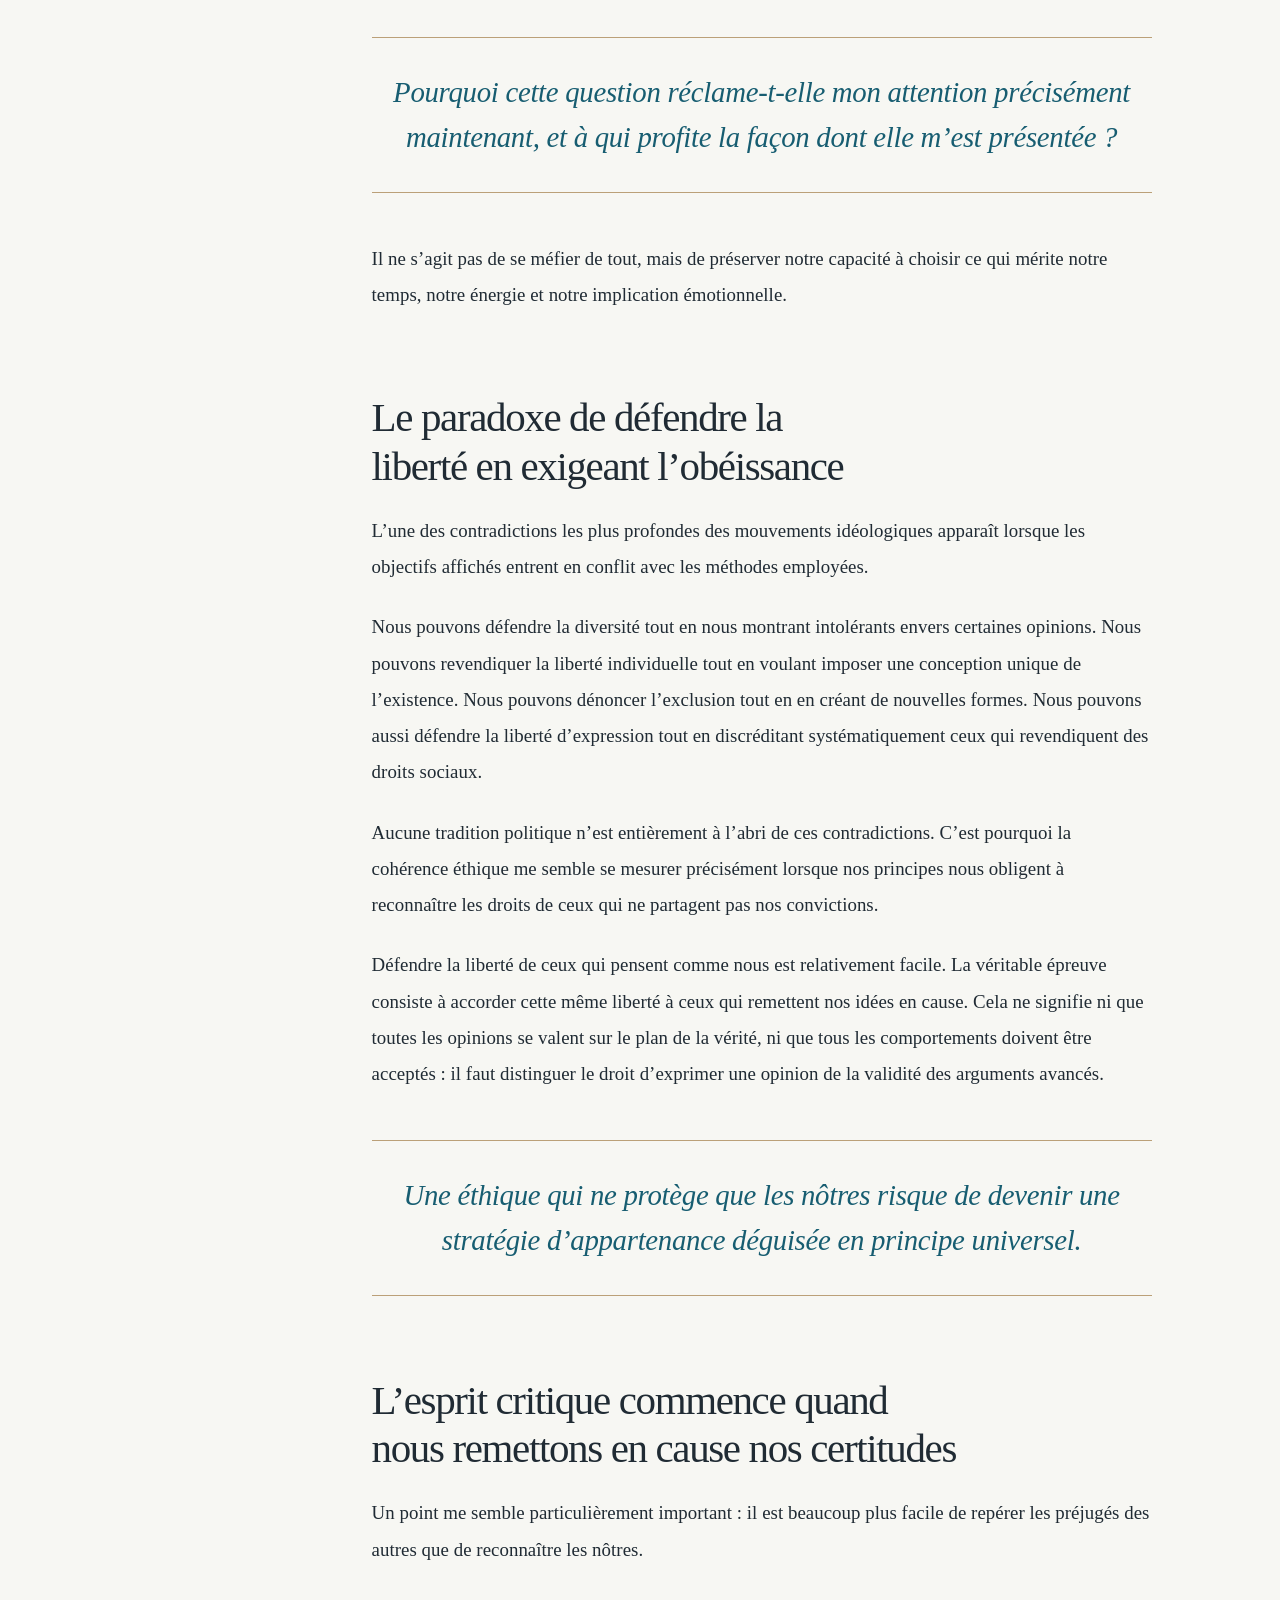
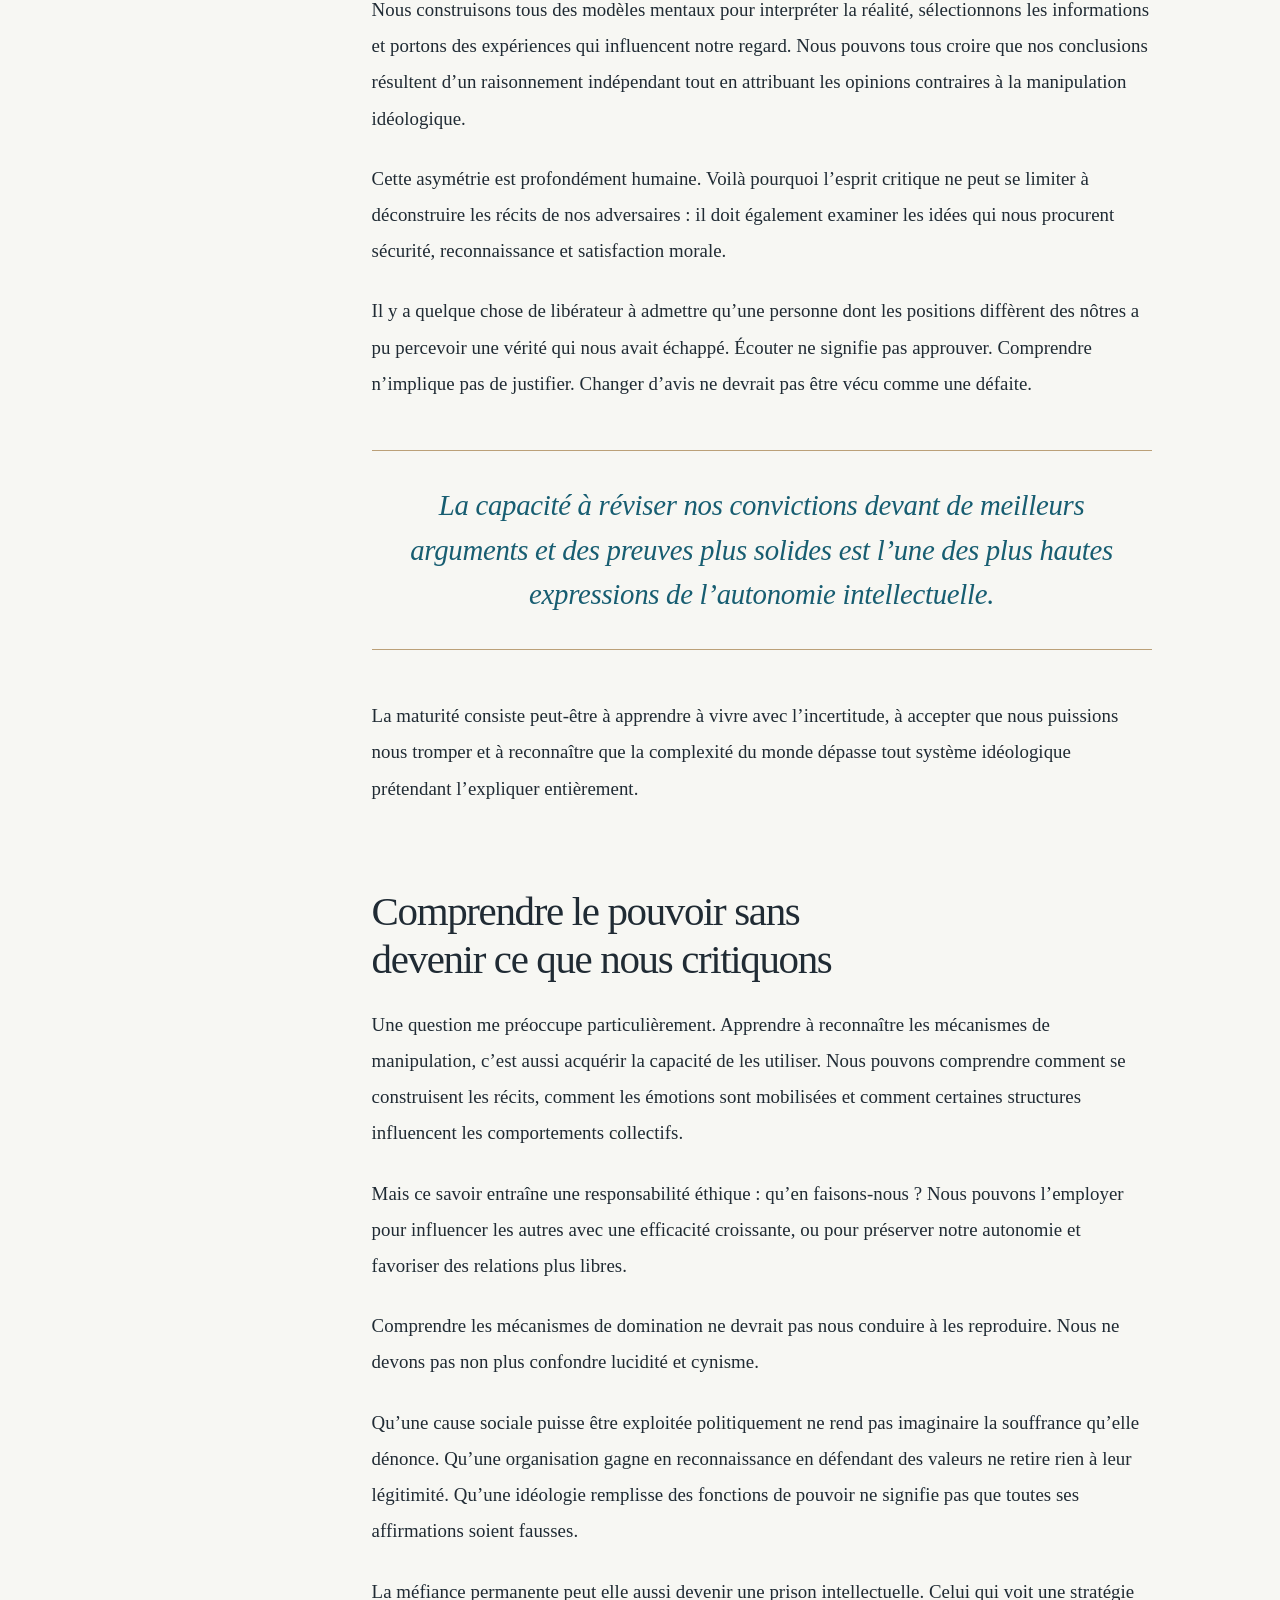
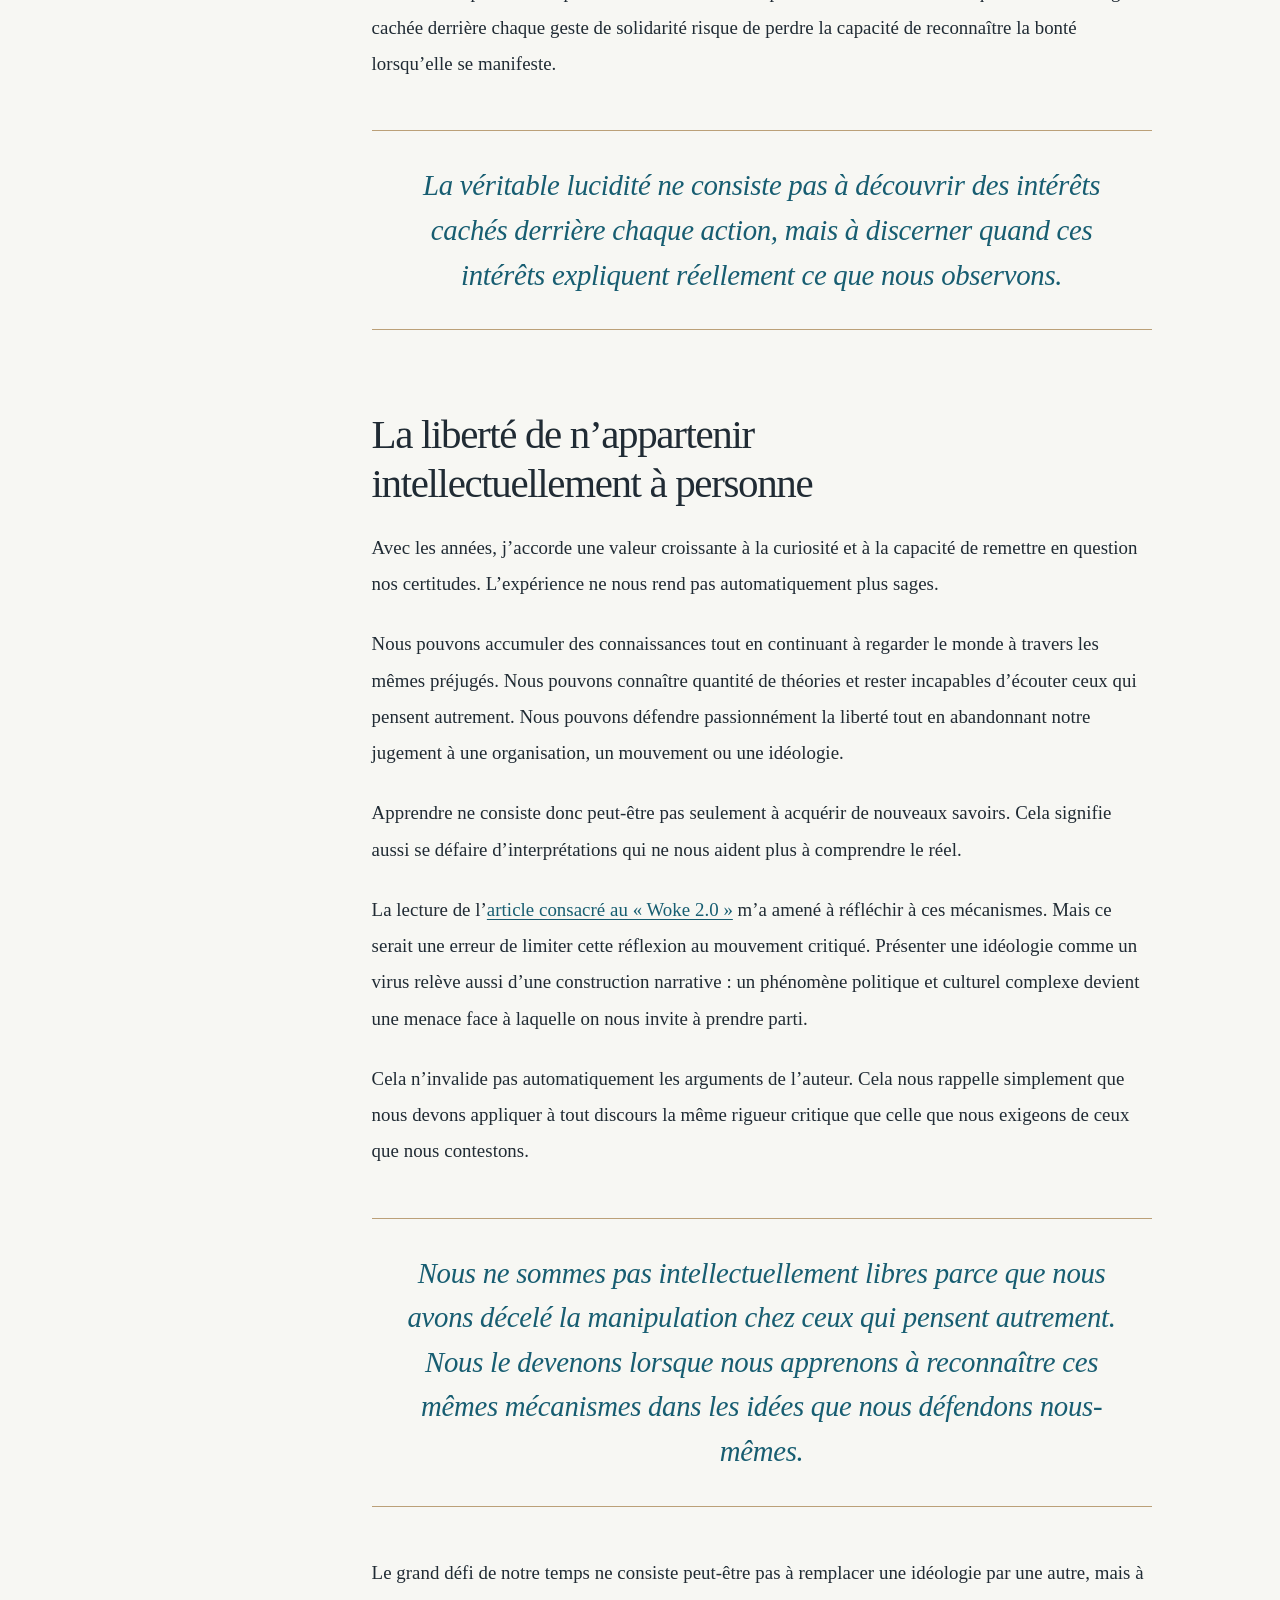
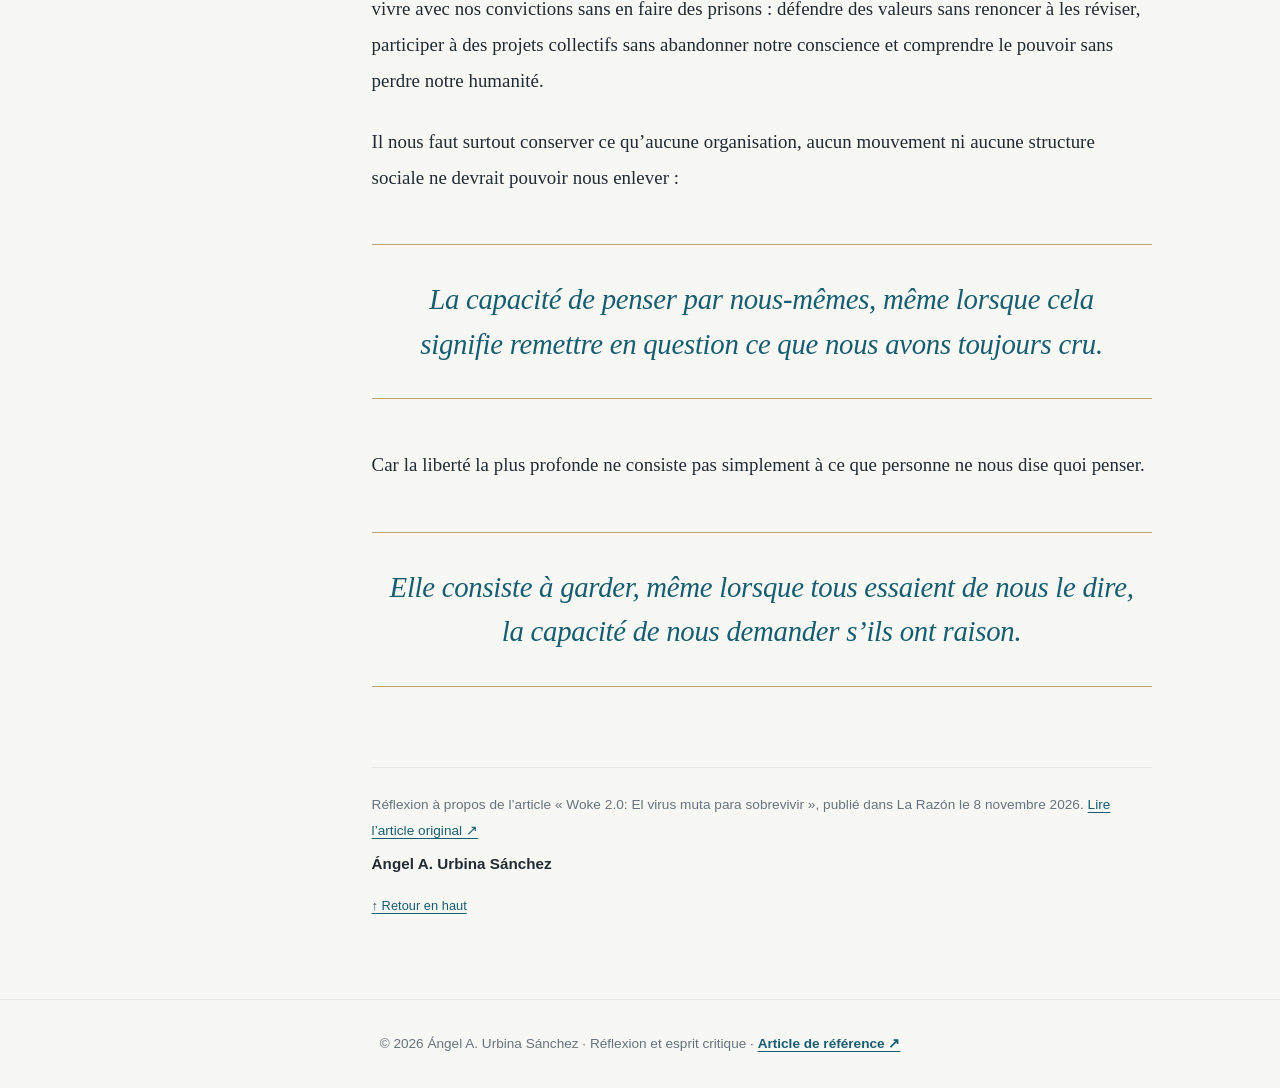
<file: fr/index.html>
<!doctype html>
<html data-theme="light" lang="fr">
<head>
<meta charset="utf-8"/>
<meta content="width=device-width,initial-scale=1" name="viewport"/>
<meta content="#102b3d" name="theme-color"/>
<meta content="Une réflexion sur le pouvoir, l’identité et la liberté de conscience. — Ángel A. Urbina Sánchez." name="description"/>
<meta content="Ángel A. Urbina Sánchez" name="author"/>
<meta content="article" property="og:type"/>
<meta content="fr_FR" property="og:locale"/>
<meta content="Quand les idéologies pensent à notre place" property="og:title"/>
<meta content="Une réflexion sur le pouvoir, l’identité et la liberté de conscience." property="og:description"/>
<meta content="2026-11-08" property="article:published_time"/>
<meta content="summary_large_image" name="twitter:card"/>
<meta content="/assets/portada-social.webp" property="og:image"/>
<meta content="/assets/portada-social.webp" name="twitter:image"/>
<title>Quand les idéologies pensent à notre place · Ángel A. Urbina Sánchez</title>
<link href="/assets/favicon.svg" rel="icon" type="image/svg+xml"/>
<link href="/assets/style.css?v=6" rel="stylesheet"/>
<script defer="" src="/assets/site.js?v=6"></script>
<meta content="no-cache, no-store, must-revalidate" http-equiv="Cache-Control"/><meta content="index,follow" name="robots"/><link href="/" hreflang="es" rel="alternate"/><link href="/ca/" hreflang="ca" rel="alternate"/><link href="/en/" hreflang="en" rel="alternate"/><link href="/pt/" hreflang="pt" rel="alternate"/><link href="/fr/" hreflang="fr" rel="alternate"/><link href="/" hreflang="x-default" rel="alternate"/></head>
<body data-copy="Lien copié" data-copy-prompt="Copiez ce lien :" data-dark="Mode sombre" data-language="fr" data-light="Mode clair" data-share="Partager">
<a class="skip-link" href="#contenido">Aller au contenu</a>
<div aria-hidden="true" class="progress" id="reading-progress"></div>
<header class="topbar" id="arriba">
<a class="brand" href="#arriba">Ángel A. Urbina Sánchez / Essais</a>
<div class="toolbar"><label class="language-picker"><span aria-hidden="true">◎</span><select aria-label="Langue de l’article" id="language-select" title="Langue de l’article"><option value="/?v=6">Español</option><option value="/ca/?v=6">Català</option><option value="/en/?v=6">English</option><option value="/pt/?v=6">Português</option><option selected="selected" value="/fr/?v=6">Français</option></select></label>
<button aria-label="Compartir el artículo" id="copy-link" type="button">↗ Partager</button>
<button aria-pressed="false" id="theme-toggle" type="button">☾ Mode sombre</button>
</div>
</header><nav aria-label="Lire dans une autre langue" class="mobile-language-nav"><a aria-label="Español" href="/?v=6" hreflang="es" lang="es">ES</a><a aria-label="Català" href="/ca/?v=6" hreflang="ca" lang="ca">CA</a><a aria-label="English" href="/en/?v=6" hreflang="en" lang="en">EN</a><a aria-label="Português" href="/pt/?v=6" hreflang="pt" lang="pt">PT</a><a aria-current="page" aria-label="Français" href="/fr/?v=6" hreflang="fr" lang="fr">FR</a></nav>
<div class="hero"><div class="hero-inner"><div class="hero-copy">
<div class="eyebrow">Pensée · Société · Philosophie</div>
<h1>Quand les idéologies pensent à notre place</h1>
<p class="lead">Une réflexion sur le pouvoir, l’identité et la liberté de conscience.</p>
<div class="meta"><span>Ángel A. Urbina Sánchez</span><span>8 novembre 2026</span><span>Essai philosophique</span></div>
<a class="hero-cta" href="#contenido">Commencer la lecture ↓</a>
</div><figure class="hero-visual"><img alt="Une personne traverse une bibliothèque monumentale en direction de la lumière extérieure" height="928" src="/assets/biblioteca-libertad.webp" width="1648"/><figcaption>La liberté commence par une question.</figcaption></figure></div></div>
<main class="main-grid" id="contenido">
<aside aria-label="Dans cet essai" class="toc"><strong>Dans cet essai</strong><nav><a href="#poder">Le pouvoir le plus profond n’a pas besoin de s’imposer</a>
<a href="#identidad">Il nous faut un « eux » pour construire un « nous »</a>
<a href="#ideologias">Les idéologies changent, mais notre rapport au pouvoir change-t-il ?</a>
<a href="#indignacion">L’industrie de l’indignation</a>
<a href="#obediencia">Le paradoxe de défendre la liberté en exigeant l’obéissance</a>
<a href="#pensamiento">L’esprit critique commence quand nous remettons en cause nos certitudes</a>
<a href="#etica">Comprendre le pouvoir sans devenir ce que nous critiquons</a>
<a href="#libertad">La liberté de n’appartenir intellectuellement à personne</a></nav></aside>
<article aria-label="Essai intégral" class="article">
<section aria-labelledby="heading-introduccion" id="introduccion"><p>Nous vivons à une époque qui se targue d’avoir atteint une liberté intellectuelle sans précédent. Jamais nous n’avons eu autant accès au savoir, autant de possibilités de confronter les opinions ni autant d’outils pour remettre en question les structures traditionnelles du pouvoir.</p><p>Pourtant, il est paradoxal de constater à quel point nous avons encore besoin que quelqu’un nous explique ce que nous devons penser, quelles causes défendre et qui sont nos adversaires.</p><p>La lecture de l’article <a class="source-link" href="https://www.larazon.es/cultura/woke-20-virus-muta-sobrevivir_202611086aefb48fea8d8979977d2cd4.html" rel="noopener noreferrer" target="_blank">« Woke 2.0: El virus muta para sobrevivir »</a>, publié dans <em>La Razón</em>, m’a conduit à réfléchir à une question bien plus profonde que la polémique entourant un mouvement idéologique particulier.</p><blockquote><p>Sommes-nous réellement libres lorsque nous pensons, ou avons-nous simplement appris à considérer comme nôtres les idées construites par d’autres ?</p></blockquote><p>Il ne s’agit ni de remettre en cause la légitimité des revendications sociales, ni de nier les inégalités qu’il faut corriger. Il ne s’agit pas davantage de discréditer les convictions politiques de ceux qui pensent autrement.</p><p>Il s’agit de comprendre comment des idées, même nées d’aspirations légitimes, peuvent devenir des structures de pouvoir qui finissent par façonner notre perception de la réalité.</p><aside aria-label="Lecture à l’origine · La Razón" class="source-box"><span class="label">Lecture à l’origine · La Razón</span><p>Cette réflexion est née de la lecture de « Woke 2.0: El virus muta para sobrevivir », publié le 8 novembre 2026.</p><a href="https://www.larazon.es/cultura/woke-20-virus-muta-sobrevivir_202611086aefb48fea8d8979977d2cd4.html" rel="noopener noreferrer" target="_blank">Lire l’article original ↗</a><p class="small-note">Cet article appartient à son éditeur et peut être soumis à des conditions d’accès.</p></aside></section>
<section aria-labelledby="heading-poder" id="poder"><h2 id="heading-poder">Le pouvoir le plus profond n’a pas besoin de s’imposer</h2><p>Nous associons généralement le pouvoir aux gouvernements, aux institutions, aux grandes entreprises ou aux ressources économiques. Il existe pourtant une forme de pouvoir bien plus subtile : celle qui consiste à déterminer la manière dont nous interprétons le monde.</p><p>Celui qui parvient à définir ce qui est moralement acceptable, ce qui constitue une menace et quelles opinions méritent d’être reconnues dispose d’une capacité d’influence considérable.</p><p>Michel Foucault a étudié les relations entre le pouvoir et la production du savoir. Antonio Gramsci a analysé la manière dont certaines visions du monde deviennent hégémoniques, au point de paraître naturelles. Ces deux approches nous rappellent que le pouvoir n’a pas toujours besoin d’interdire : il lui suffit parfois de faire en sorte que certaines questions ne soient plus posées.</p><p>Lorsque nous intériorisons entièrement un cadre idéologique, nous pouvons commencer à surveiller spontanément nos propres opinions. Non parce que quelqu’un nous y oblige nécessairement, mais parce que contester les croyances dominantes de notre milieu peut nous faire perdre reconnaissance, appartenance ou légitimité morale.</p><p>Ce mécanisme n’appartient à aucun courant politique en particulier. Il se manifeste dans les organisations religieuses, les entreprises, les universités, les mouvements sociaux et les communautés numériques. Même ceux qui s’opposent à la pensée dominante peuvent finir par créer leurs propres orthodoxies.</p><blockquote><p>La pensée unique ne se définit pas par le contenu des idées, mais par la difficulté de les remettre en question sans en subir les conséquences.</p></blockquote><p>D’où ce paradoxe troublant : une société peut multiplier les discours sur la liberté tout en réduisant les espaces où la contradiction reste possible.</p></section>
<section aria-labelledby="heading-identidad" id="identidad"><h2 id="heading-identidad">Il nous faut un « eux » pour construire un « nous »</h2><p>Les êtres humains ont besoin d’appartenir à un groupe. La famille, la communauté, la nation, la religion ou une cause commune peuvent nous apporter identité et sens. Rien de cela n’est nécessairement négatif : l’appartenance est une dimension essentielle de notre nature sociale.</p><p>Le problème commence lorsque notre identité a constamment besoin d’un adversaire. Celui qui pense autrement cesse alors d’être une personne dont nous pouvons discuter les arguments ; il devient quelqu’un dont nous contestons la légitimité morale.</p><p>Nous ne débattons plus des idées. Nous classons les individus. La complexité humaine se réduit à des catégories apparemment simples : progressistes et conservateurs, conscients et ignorants, victimes et coupables, bons et mauvais.</p><p>Mais la réalité se laisse rarement enfermer dans ces oppositions. On peut défendre une cause juste et se tromper profondément sur les moyens employés. On peut aussi critiquer certains mouvements sociaux sans rejeter les droits qu’ils revendiquent.</p><p>Confondre ces deux dimensions appauvrit notre compréhension et transforme le débat public en compétition pour la supériorité morale.</p><blockquote><p>Lorsque nous avons besoin de déshumaniser notre adversaire pour justifier nos convictions, nous avons probablement commencé à perdre notre propre liberté intellectuelle.</p></blockquote></section>
<section aria-labelledby="heading-ideologias" id="ideologias"><h2 id="heading-ideologias">Les idéologies changent, mais notre rapport au pouvoir change-t-il ?</h2><p>L’article suggère que certains mouvements modifient leur discours pour s’adapter à de nouvelles circonstances sociales et politiques. Cette interprétation mérite d’être examinée plutôt que tenue d’emblée pour une vérité incontestable.</p><p>Les idéologies évoluent pour diverses raisons : elles reconnaissent parfois leurs erreurs, la société découvre de nouveaux besoins, ou certaines stratégies cessent d’être efficaces. Ces processus peuvent se superposer.</p><p>La solidarité envers la population palestinienne offre aujourd’hui un exemple particulièrement sensible. La souffrance des civils, la protection de leurs droits et l’espoir d’une paix juste méritent d’être considérés pour eux-mêmes. Dans le même temps, les drapeaux et les causes humanitaires peuvent devenir des signes d’identité collective et des instruments de mobilisation politique. Reconnaître cette possibilité ne signifie pas que la solidarité serait opportuniste, ni que tous les manifestants partageraient les mêmes motivations.</p><p>Par respect pour les personnes concernées, il convient de distinguer l’engagement humanitaire de l’utilisation d’une tragédie pour répartir les autres en camps moraux. La dignité des victimes ne doit dépendre de l’utilité de leur histoire pour aucun mouvement.</p><p>C’est pourquoi il me paraît insuffisant de juger une transformation idéologique à ses seuls slogans. Que se passe-t-il derrière les mots ? Les libertés progressent-elles réellement ? Les inégalités reculent-elles ? La contradiction est-elle permise ? Les erreurs sont-elles reconnues ? Les principes s’appliquent-ils indépendamment des bénéficiaires ?</p><p>Ces questions permettent d’évaluer un mouvement selon des critères plus solides que son identité politique. Une idéologie peut changer entièrement de vocabulaire sans modifier son rapport au pouvoir. Elle peut aussi conserver ses principes fondamentaux tout en apprenant à corriger ses contradictions.</p><blockquote><p>La véritable transformation ne consiste pas à remplacer un slogan par un autre, mais à changer notre rapport à la vérité, à la liberté et aux autres.</p></blockquote></section>
<section aria-labelledby="heading-indignacion" id="indignacion"><h2 id="heading-indignacion">L’industrie de l’indignation</h2><p>Une autre dimension me paraît essentielle. Les idéologies contemporaines ne se disputent plus seulement le contrôle des institutions. Elles se disputent notre attention, devenue l’une des ressources économiques les plus précieuses de notre époque.</p><p>Les plateformes numériques ont multiplié les possibilités d’accès au savoir, mais elles ont aussi créé des environnements où l’indignation, la peur et l’affrontement peuvent bénéficier d’une visibilité considérable. Un message provoquant de fortes émotions peut circuler plus vite qu’une explication rigoureuse et nuancée.</p><p>Cela ne signifie pas que toutes les dénonciations seraient exagérées, ni que toute manifestation relèverait de la manipulation. Cela signifie qu’il faut distinguer l’importance réelle d’un événement de l’intensité émotionnelle avec laquelle il nous est présenté.</p><p>Nous pouvons passer des heures à débattre de conflits lointains tout en négligeant les problèmes qui touchent directement nos communautés. Nous pouvons éprouver un engagement moral intense sans accomplir d’action qui change la réalité. Nous pouvons même confondre notre activité numérique avec notre contribution au bien-être collectif.</p><p>Aussi, lorsqu’une information provoque en nous une réaction forte, je crois nécessaire de poser une question supplémentaire :</p><blockquote><p>Pourquoi cette question réclame-t-elle mon attention précisément maintenant, et à qui profite la façon dont elle m’est présentée ?</p></blockquote><p>Il ne s’agit pas de se méfier de tout, mais de préserver notre capacité à choisir ce qui mérite notre temps, notre énergie et notre implication émotionnelle.</p></section>
<section aria-labelledby="heading-obediencia" id="obediencia"><h2 id="heading-obediencia">Le paradoxe de défendre la liberté en exigeant l’obéissance</h2><p>L’une des contradictions les plus profondes des mouvements idéologiques apparaît lorsque les objectifs affichés entrent en conflit avec les méthodes employées.</p><p>Nous pouvons défendre la diversité tout en nous montrant intolérants envers certaines opinions. Nous pouvons revendiquer la liberté individuelle tout en voulant imposer une conception unique de l’existence. Nous pouvons dénoncer l’exclusion tout en en créant de nouvelles formes. Nous pouvons aussi défendre la liberté d’expression tout en discréditant systématiquement ceux qui revendiquent des droits sociaux.</p><p>Aucune tradition politique n’est entièrement à l’abri de ces contradictions. C’est pourquoi la cohérence éthique me semble se mesurer précisément lorsque nos principes nous obligent à reconnaître les droits de ceux qui ne partagent pas nos convictions.</p><p>Défendre la liberté de ceux qui pensent comme nous est relativement facile. La véritable épreuve consiste à accorder cette même liberté à ceux qui remettent nos idées en cause. Cela ne signifie ni que toutes les opinions se valent sur le plan de la vérité, ni que tous les comportements doivent être acceptés : il faut distinguer le droit d’exprimer une opinion de la validité des arguments avancés.</p><blockquote><p>Une éthique qui ne protège que les nôtres risque de devenir une stratégie d’appartenance déguisée en principe universel.</p></blockquote></section>
<section aria-labelledby="heading-pensamiento" id="pensamiento"><h2 id="heading-pensamiento">L’esprit critique commence quand nous remettons en cause nos certitudes</h2><p>Un point me semble particulièrement important : il est beaucoup plus facile de repérer les préjugés des autres que de reconnaître les nôtres.</p><p>Nous construisons tous des modèles mentaux pour interpréter la réalité, sélectionnons les informations et portons des expériences qui influencent notre regard. Nous pouvons tous croire que nos conclusions résultent d’un raisonnement indépendant tout en attribuant les opinions contraires à la manipulation idéologique.</p><p>Cette asymétrie est profondément humaine. Voilà pourquoi l’esprit critique ne peut se limiter à déconstruire les récits de nos adversaires : il doit également examiner les idées qui nous procurent sécurité, reconnaissance et satisfaction morale.</p><p>Il y a quelque chose de libérateur à admettre qu’une personne dont les positions diffèrent des nôtres a pu percevoir une vérité qui nous avait échappé. Écouter ne signifie pas approuver. Comprendre n’implique pas de justifier. Changer d’avis ne devrait pas être vécu comme une défaite.</p><blockquote><p>La capacité à réviser nos convictions devant de meilleurs arguments et des preuves plus solides est l’une des plus hautes expressions de l’autonomie intellectuelle.</p></blockquote><p>La maturité consiste peut-être à apprendre à vivre avec l’incertitude, à accepter que nous puissions nous tromper et à reconnaître que la complexité du monde dépasse tout système idéologique prétendant l’expliquer entièrement.</p></section>
<section aria-labelledby="heading-etica" id="etica"><h2 id="heading-etica">Comprendre le pouvoir sans devenir ce que nous critiquons</h2><p>Une question me préoccupe particulièrement. Apprendre à reconnaître les mécanismes de manipulation, c’est aussi acquérir la capacité de les utiliser. Nous pouvons comprendre comment se construisent les récits, comment les émotions sont mobilisées et comment certaines structures influencent les comportements collectifs.</p><p>Mais ce savoir entraîne une responsabilité éthique : qu’en faisons-nous ? Nous pouvons l’employer pour influencer les autres avec une efficacité croissante, ou pour préserver notre autonomie et favoriser des relations plus libres.</p><p>Comprendre les mécanismes de domination ne devrait pas nous conduire à les reproduire. Nous ne devons pas non plus confondre lucidité et cynisme.</p><p>Qu’une cause sociale puisse être exploitée politiquement ne rend pas imaginaire la souffrance qu’elle dénonce. Qu’une organisation gagne en reconnaissance en défendant des valeurs ne retire rien à leur légitimité. Qu’une idéologie remplisse des fonctions de pouvoir ne signifie pas que toutes ses affirmations soient fausses.</p><p>La méfiance permanente peut elle aussi devenir une prison intellectuelle. Celui qui voit une stratégie cachée derrière chaque geste de solidarité risque de perdre la capacité de reconnaître la bonté lorsqu’elle se manifeste.</p><blockquote><p>La véritable lucidité ne consiste pas à découvrir des intérêts cachés derrière chaque action, mais à discerner quand ces intérêts expliquent réellement ce que nous observons.</p></blockquote></section>
<section aria-labelledby="heading-libertad" id="libertad"><h2 id="heading-libertad">La liberté de n’appartenir intellectuellement à personne</h2><p>Avec les années, j’accorde une valeur croissante à la curiosité et à la capacité de remettre en question nos certitudes. L’expérience ne nous rend pas automatiquement plus sages.</p><p>Nous pouvons accumuler des connaissances tout en continuant à regarder le monde à travers les mêmes préjugés. Nous pouvons connaître quantité de théories et rester incapables d’écouter ceux qui pensent autrement. Nous pouvons défendre passionnément la liberté tout en abandonnant notre jugement à une organisation, un mouvement ou une idéologie.</p><p>Apprendre ne consiste donc peut-être pas seulement à acquérir de nouveaux savoirs. Cela signifie aussi se défaire d’interprétations qui ne nous aident plus à comprendre le réel.</p><p>La lecture de l’<a class="source-link" href="https://www.larazon.es/cultura/woke-20-virus-muta-sobrevivir_202611086aefb48fea8d8979977d2cd4.html" rel="noopener noreferrer" target="_blank">article consacré au « Woke 2.0 »</a> m’a amené à réfléchir à ces mécanismes. Mais ce serait une erreur de limiter cette réflexion au mouvement critiqué. Présenter une idéologie comme un virus relève aussi d’une construction narrative : un phénomène politique et culturel complexe devient une menace face à laquelle on nous invite à prendre parti.</p><p>Cela n’invalide pas automatiquement les arguments de l’auteur. Cela nous rappelle simplement que nous devons appliquer à tout discours la même rigueur critique que celle que nous exigeons de ceux que nous contestons.</p><blockquote><p>Nous ne sommes pas intellectuellement libres parce que nous avons décelé la manipulation chez ceux qui pensent autrement. Nous le devenons lorsque nous apprenons à reconnaître ces mêmes mécanismes dans les idées que nous défendons nous-mêmes.</p></blockquote><p>Le grand défi de notre temps ne consiste peut-être pas à remplacer une idéologie par une autre, mais à vivre avec nos convictions sans en faire des prisons : défendre des valeurs sans renoncer à les réviser, participer à des projets collectifs sans abandonner notre conscience et comprendre le pouvoir sans perdre notre humanité.</p><p>Il nous faut surtout conserver ce qu’aucune organisation, aucun mouvement ni aucune structure sociale ne devrait pouvoir nous enlever :</p><blockquote><p>La capacité de penser par nous-mêmes, même lorsque cela signifie remettre en question ce que nous avons toujours cru.</p></blockquote><p>Car la liberté la plus profonde ne consiste pas simplement à ce que personne ne nous dise quoi penser.</p><blockquote><p>Elle consiste à garder, même lorsque tous essaient de nous le dire, la capacité de nous demander s’ils ont raison.</p></blockquote></section>
<div class="signature">Réflexion à propos de l’article « Woke 2.0: El virus muta para sobrevivir », publié dans La Razón le 8 novembre 2026. <a href="https://www.larazon.es/cultura/woke-20-virus-muta-sobrevivir_202611086aefb48fea8d8979977d2cd4.html" rel="noopener noreferrer" target="_blank">Lire l’article original ↗</a><strong>Ángel A. Urbina Sánchez</strong><a class="back-to-top" href="#arriba">↑ Retour en haut</a></div>
</article>
</main>
<footer class="footer">© 2026 Ángel A. Urbina Sánchez · Réflexion et esprit critique · <a href="https://www.larazon.es/cultura/woke-20-virus-muta-sobrevivir_202611086aefb48fea8d8979977d2cd4.html" rel="noopener noreferrer" target="_blank">Article de référence ↗</a></footer>
</body></html>
</file>
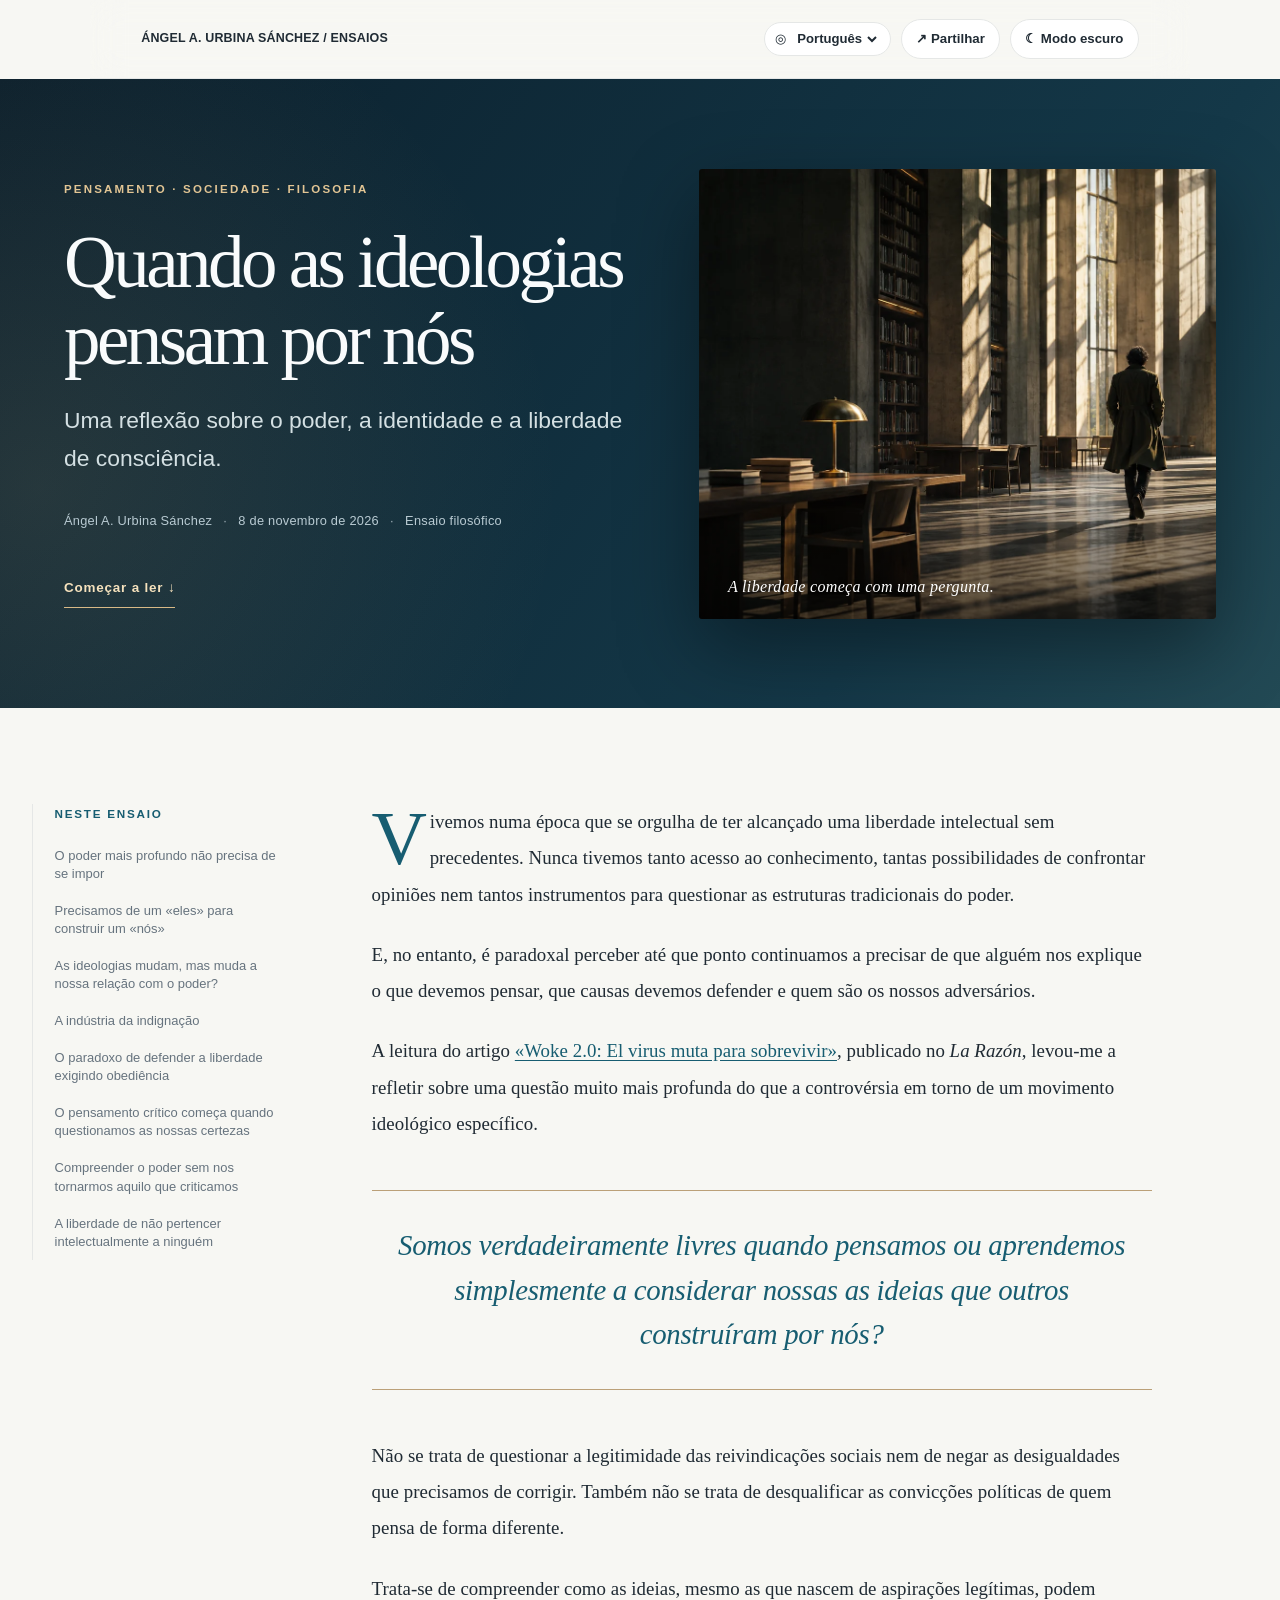
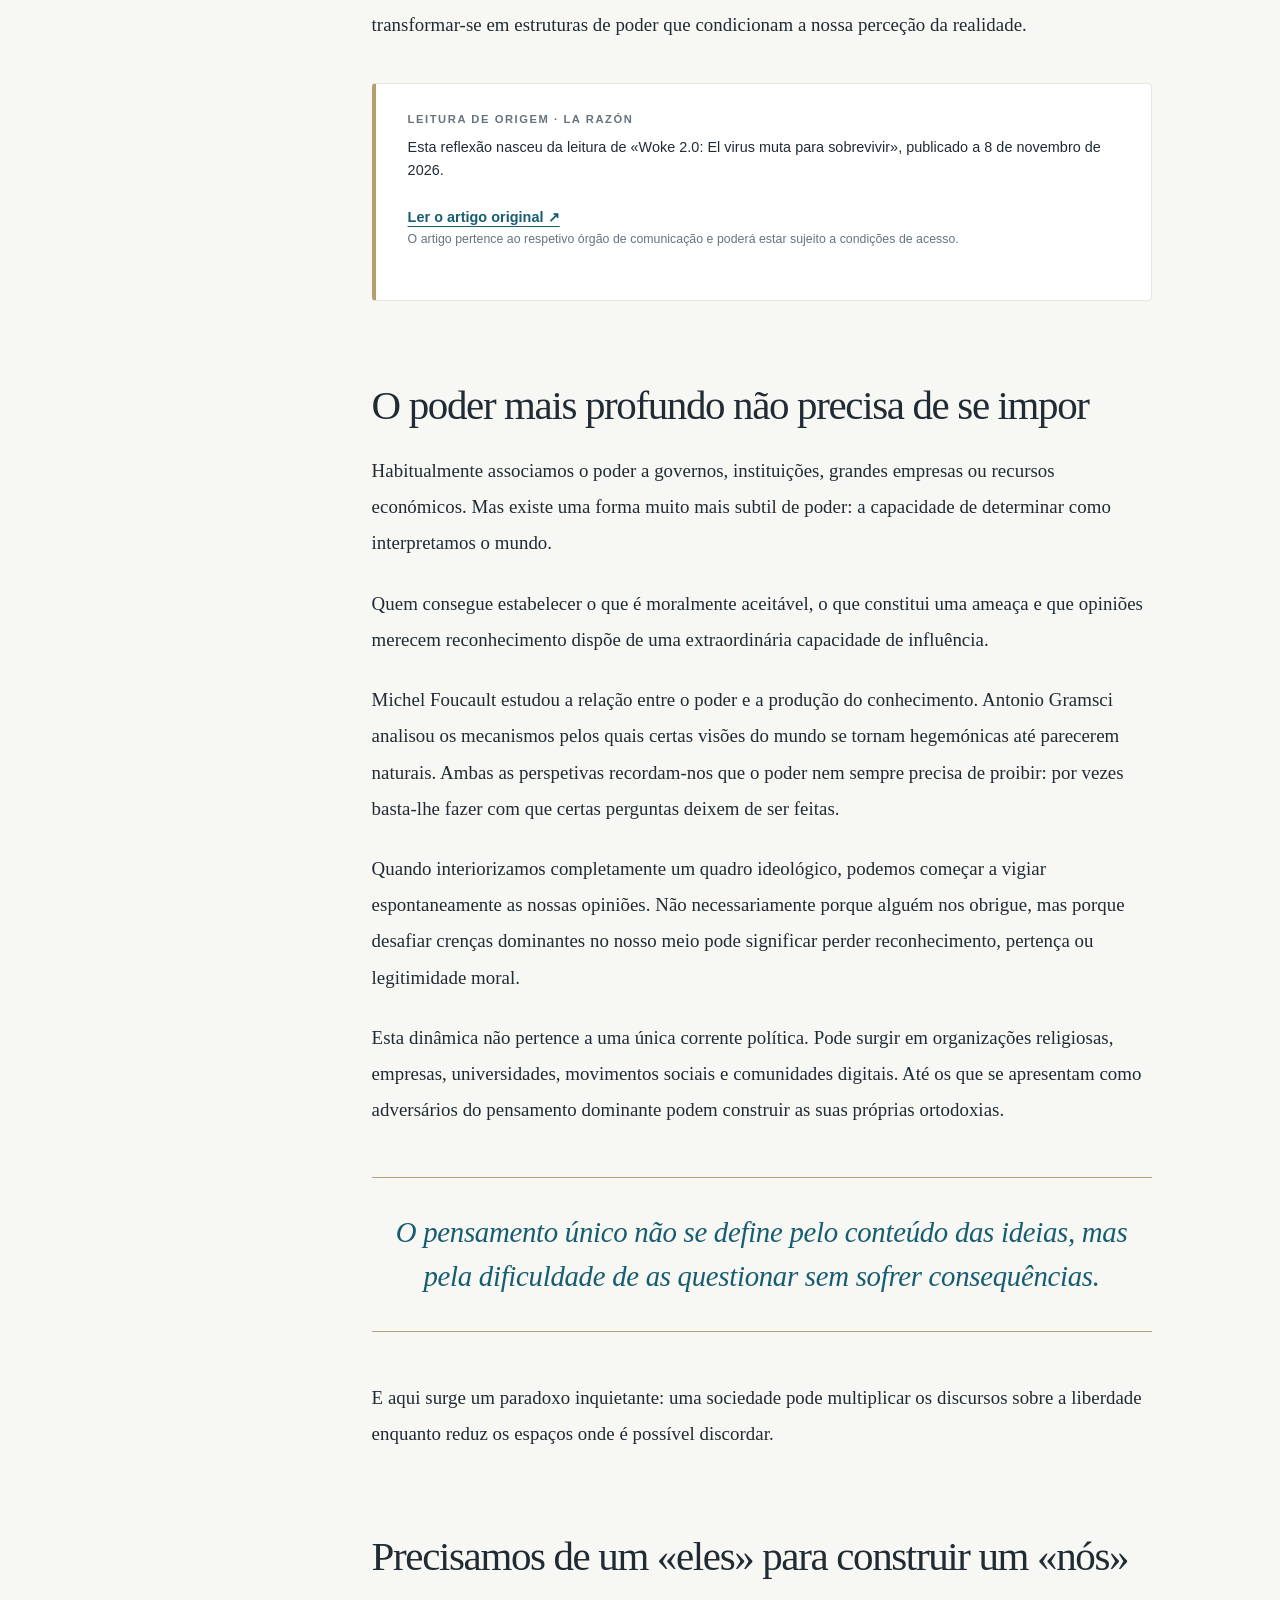
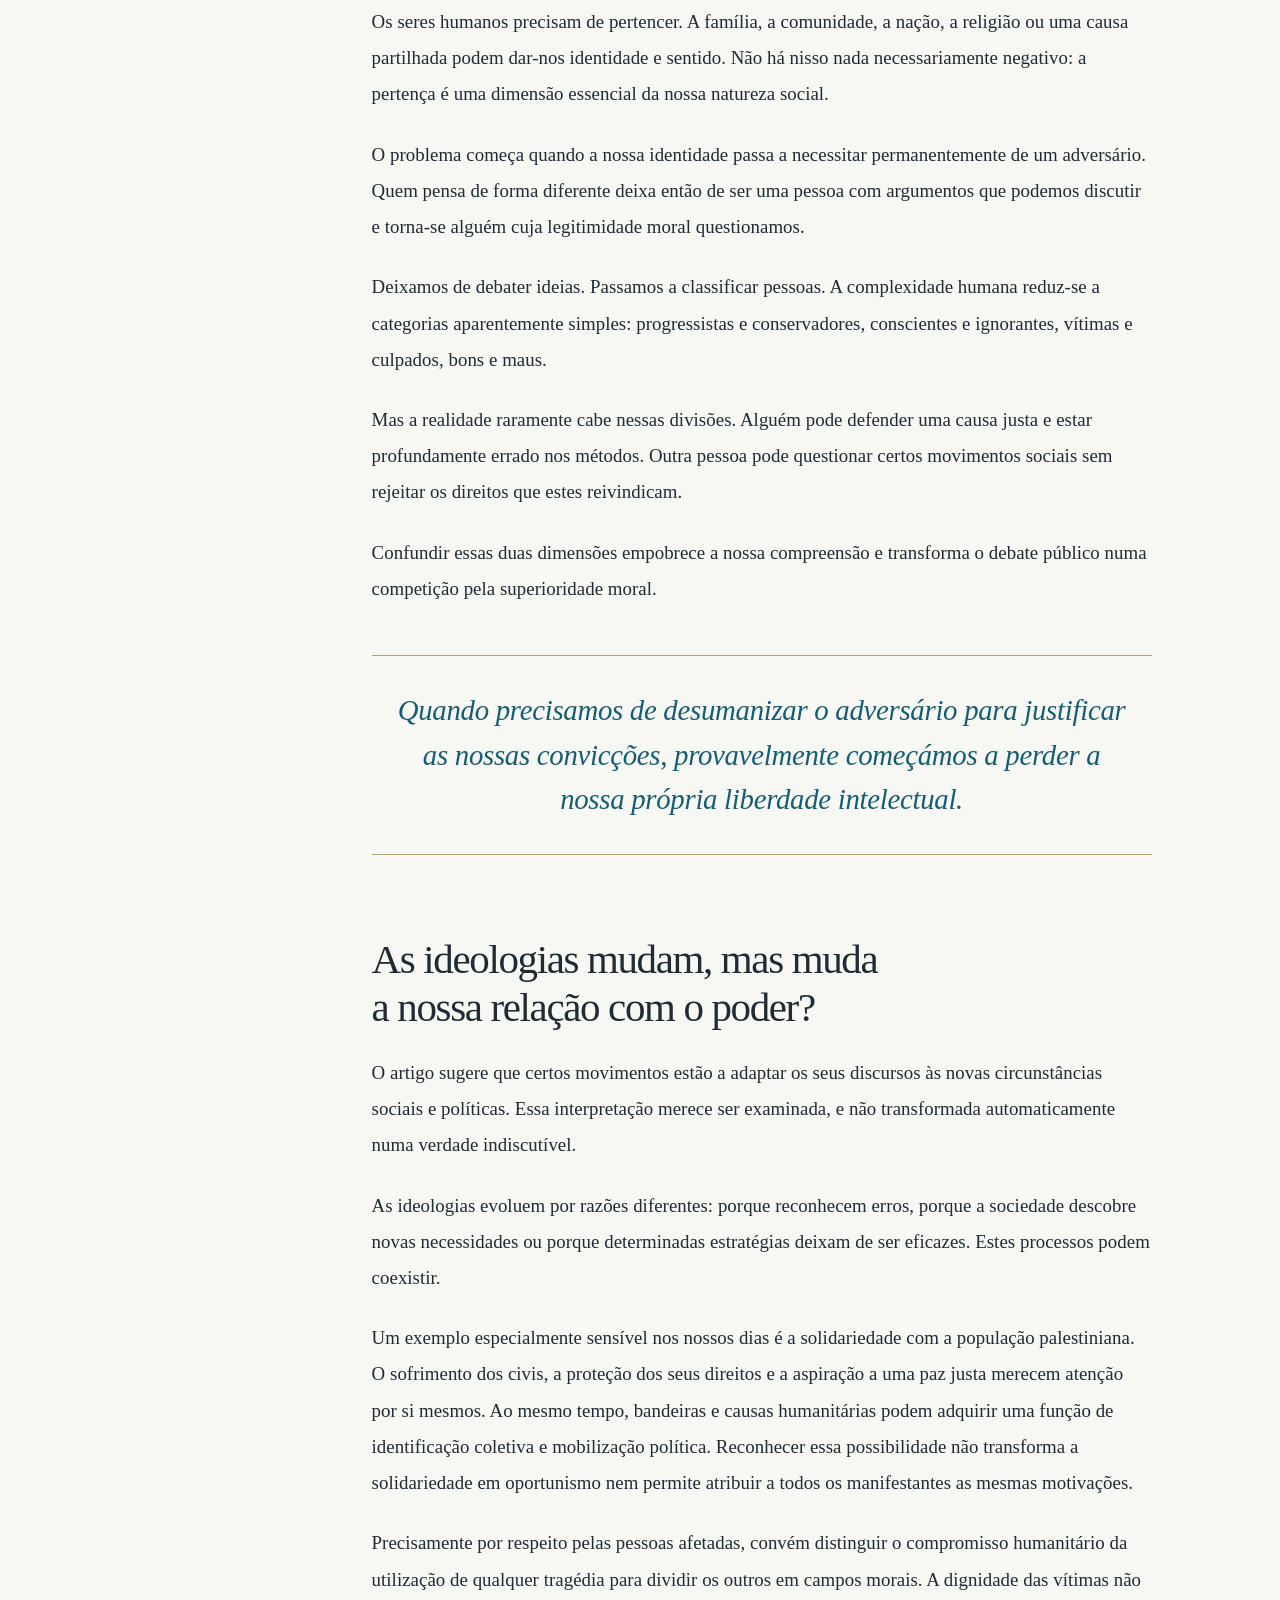
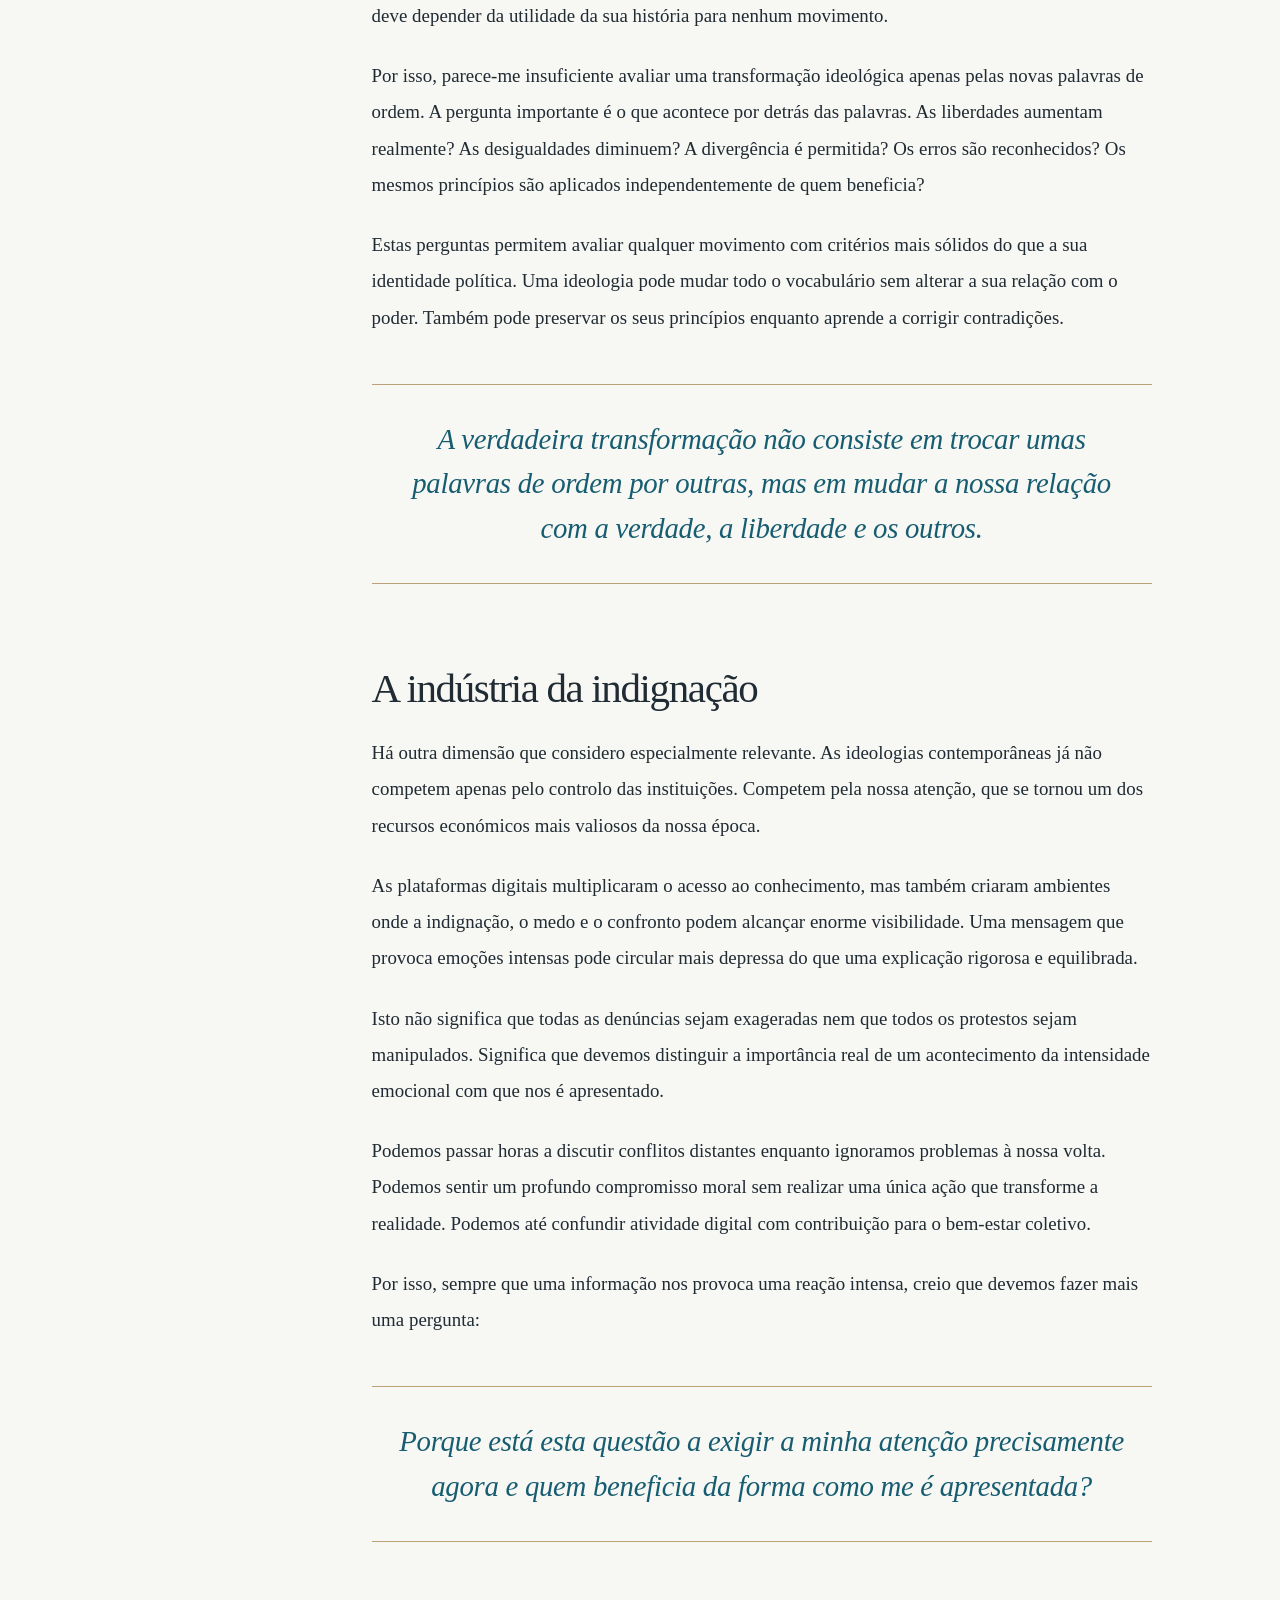
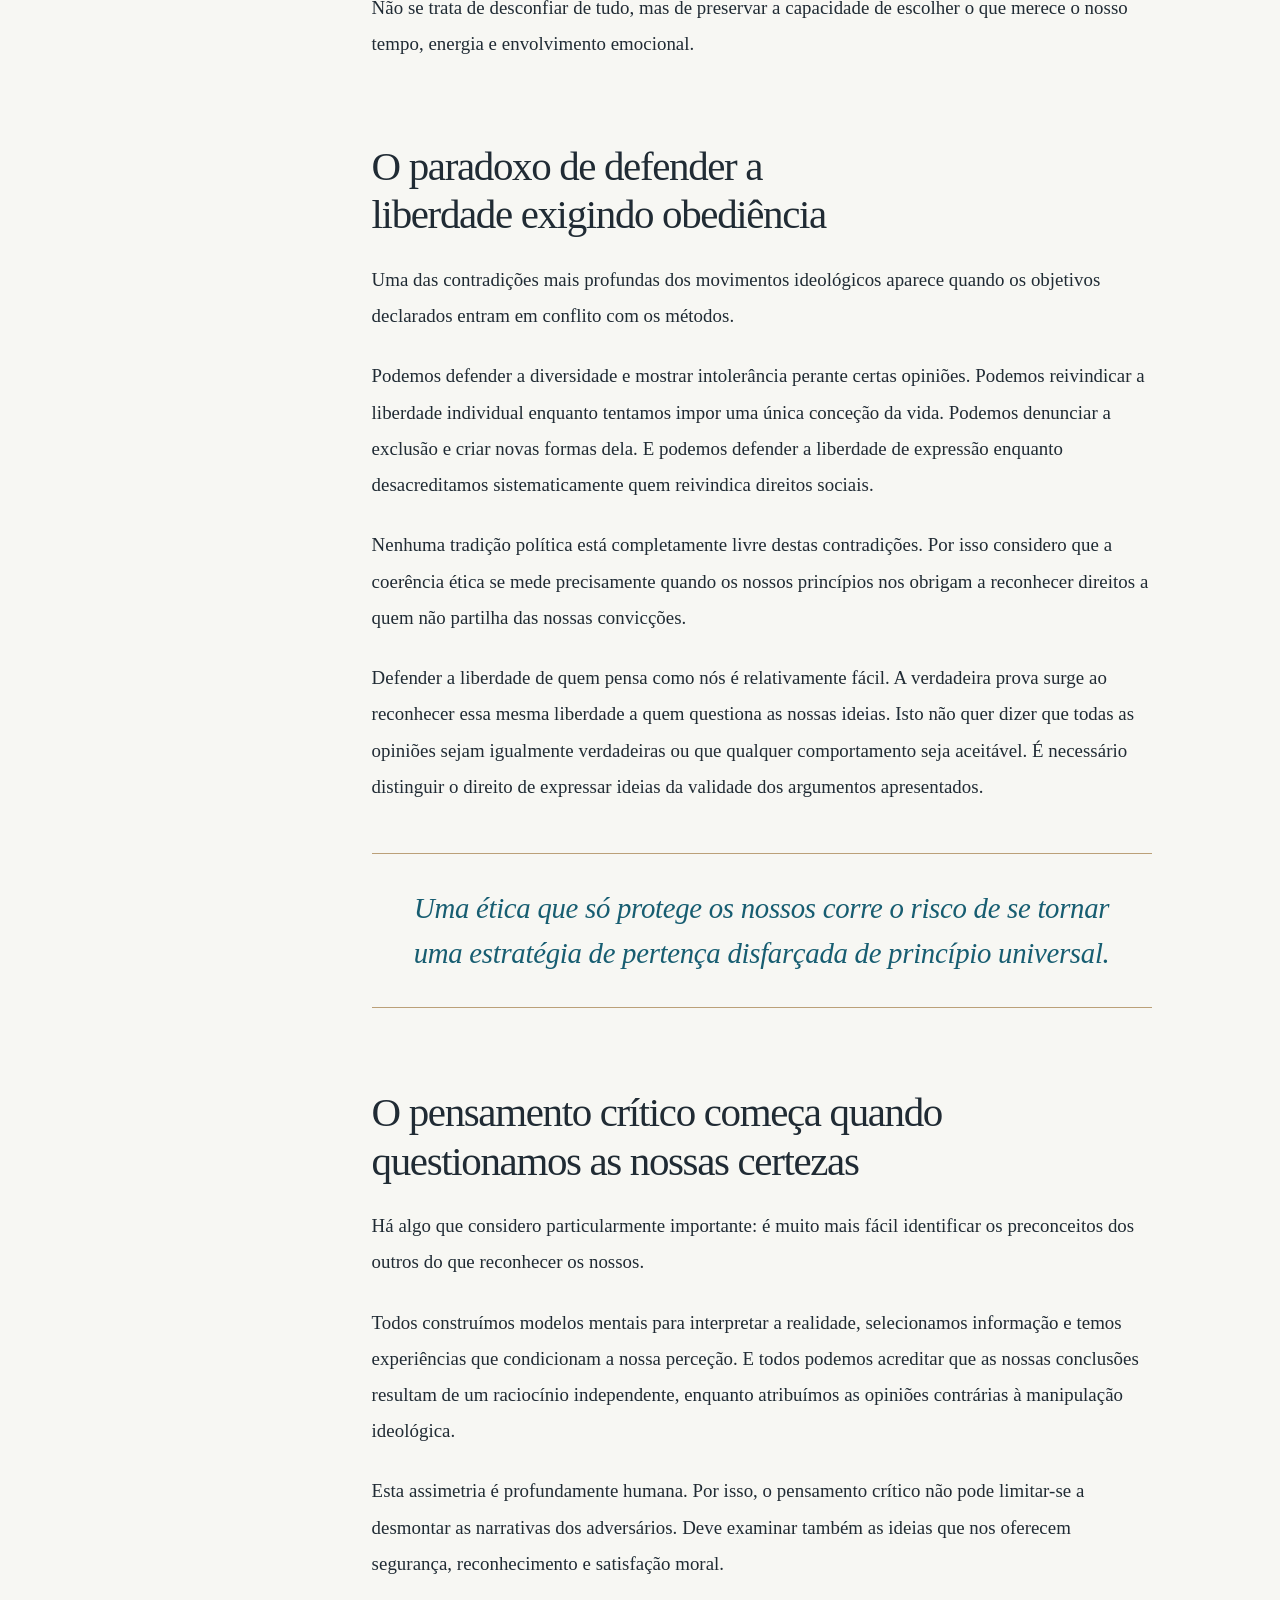
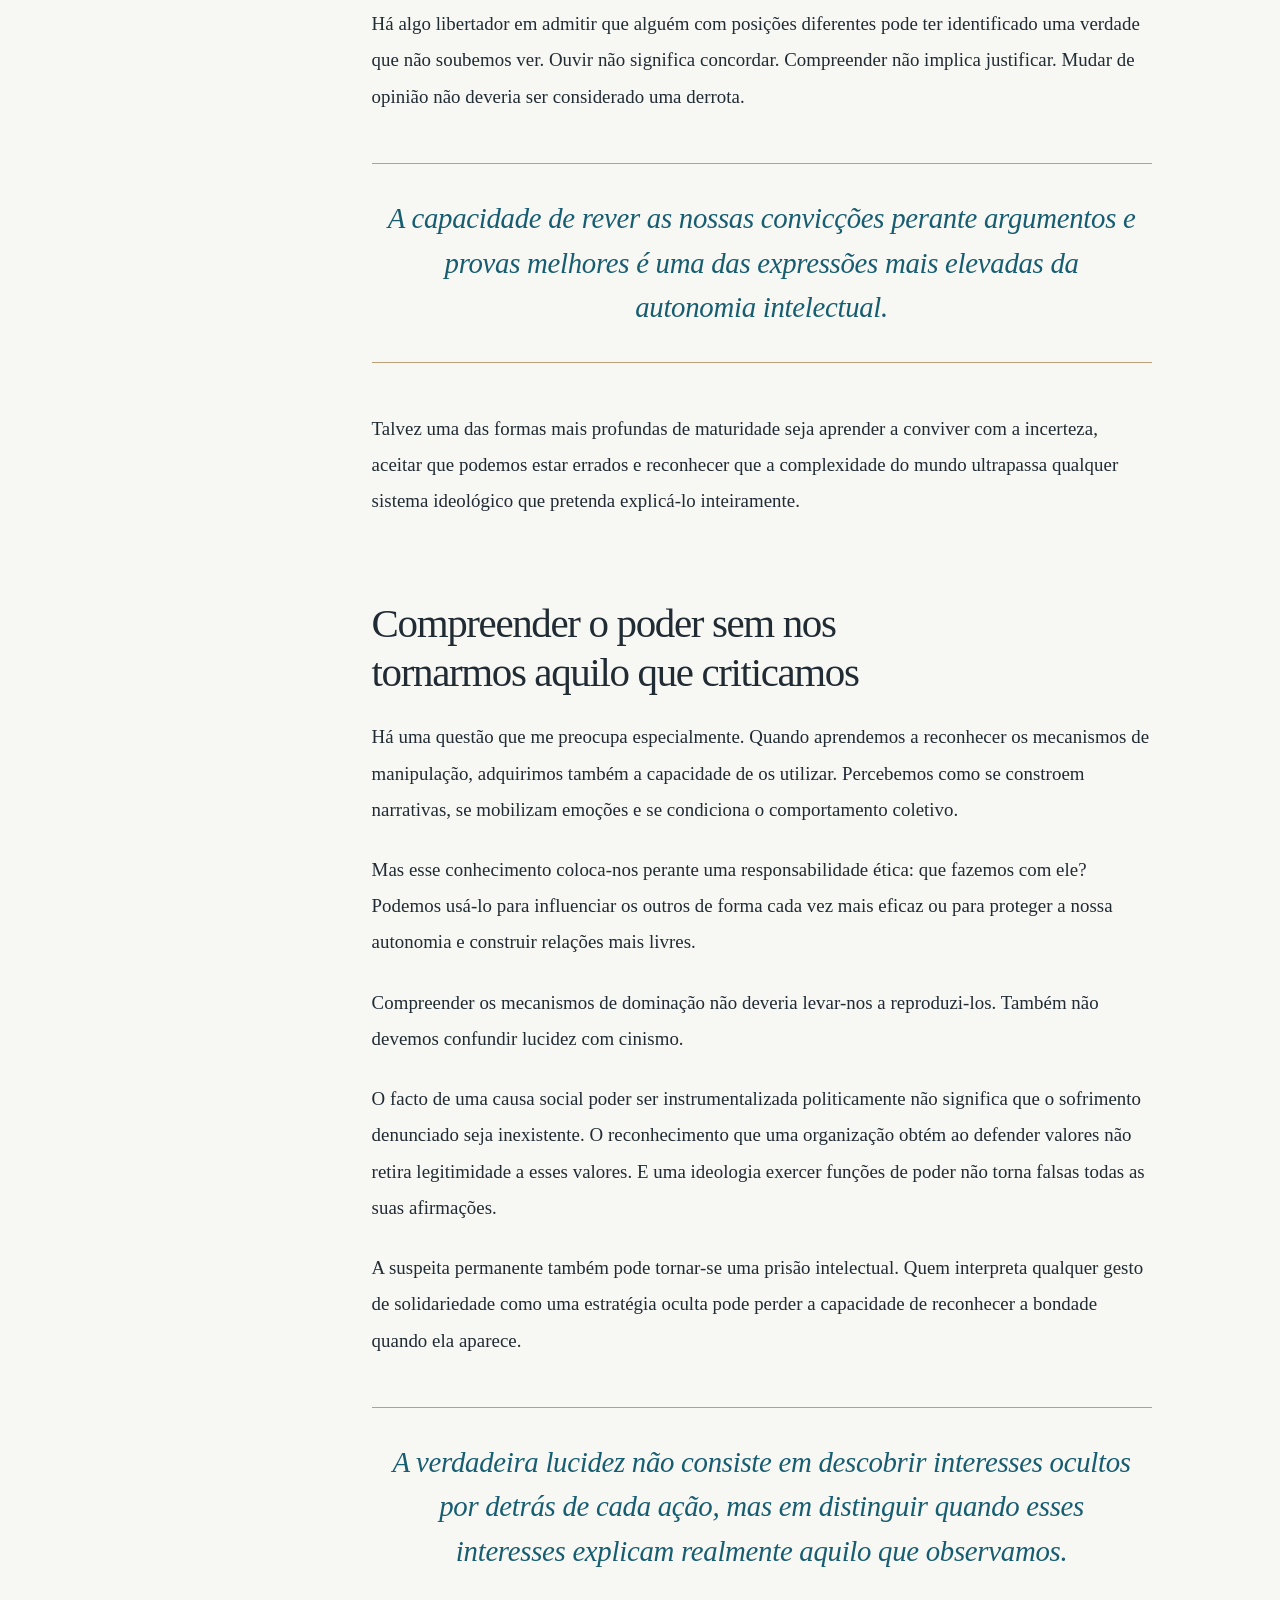
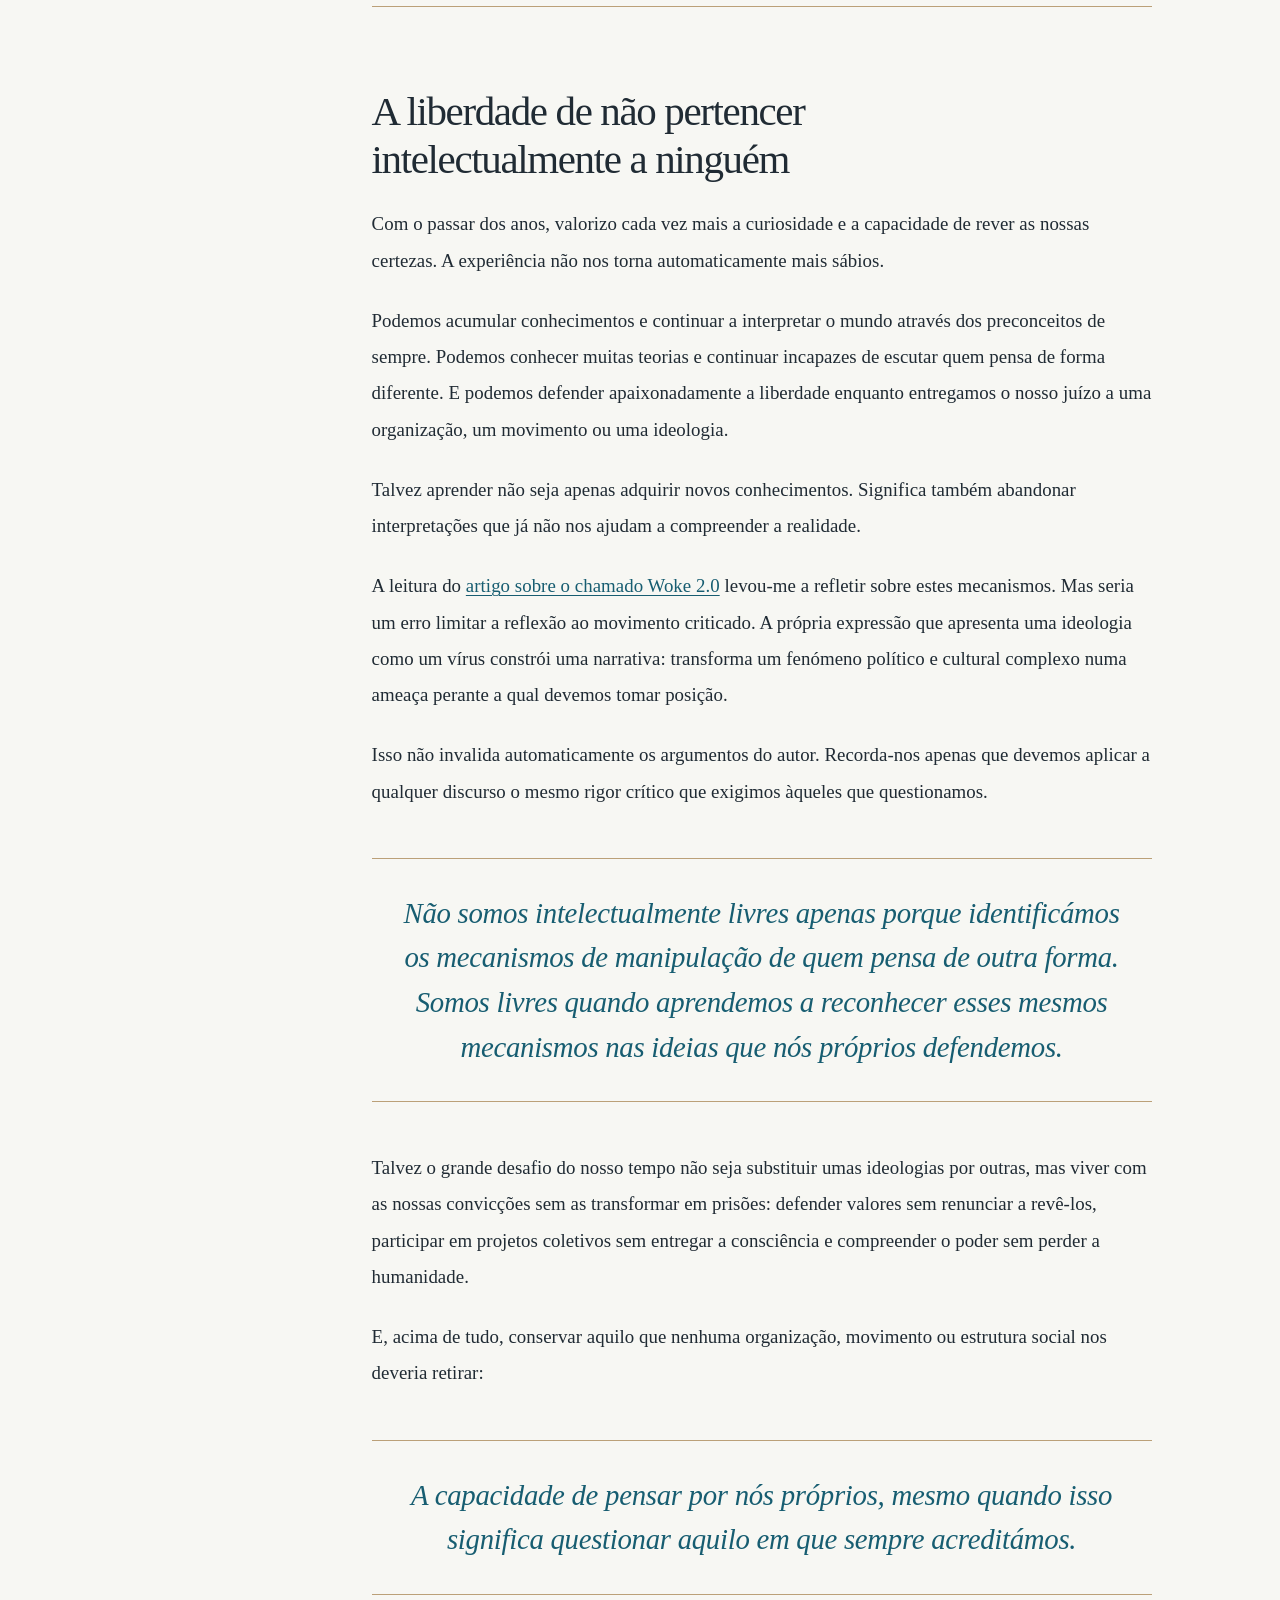
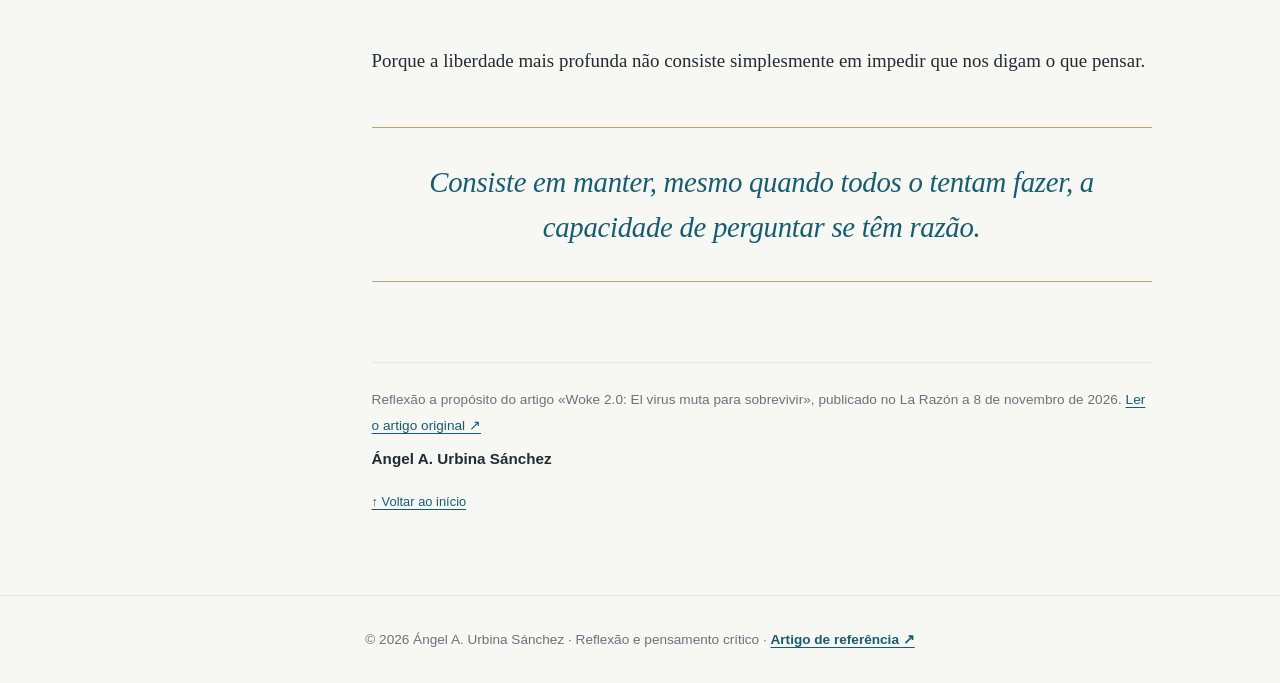
<file: pt/index.html>
<!doctype html>
<html data-theme="light" lang="pt">
<head>
<meta charset="utf-8"/>
<meta content="width=device-width,initial-scale=1" name="viewport"/>
<meta content="#102b3d" name="theme-color"/>
<meta content="Uma reflexão sobre o poder, a identidade e a liberdade de consciência. — Ángel A. Urbina Sánchez." name="description"/>
<meta content="Ángel A. Urbina Sánchez" name="author"/>
<meta content="article" property="og:type"/>
<meta content="pt_PT" property="og:locale"/>
<meta content="Quando as ideologias pensam por nós" property="og:title"/>
<meta content="Uma reflexão sobre o poder, a identidade e a liberdade de consciência." property="og:description"/>
<meta content="2026-11-08" property="article:published_time"/>
<meta content="summary_large_image" name="twitter:card"/>
<meta content="/assets/portada-social.webp" property="og:image"/>
<meta content="/assets/portada-social.webp" name="twitter:image"/>
<title>Quando as ideologias pensam por nós · Ángel A. Urbina Sánchez</title>
<link href="/assets/favicon.svg" rel="icon" type="image/svg+xml"/>
<link href="/assets/style.css?v=6" rel="stylesheet"/>
<script defer="" src="/assets/site.js?v=6"></script>
<meta content="no-cache, no-store, must-revalidate" http-equiv="Cache-Control"/><meta content="index,follow" name="robots"/><link href="/" hreflang="es" rel="alternate"/><link href="/ca/" hreflang="ca" rel="alternate"/><link href="/en/" hreflang="en" rel="alternate"/><link href="/pt/" hreflang="pt" rel="alternate"/><link href="/fr/" hreflang="fr" rel="alternate"/><link href="/" hreflang="x-default" rel="alternate"/></head>
<body data-copy="Ligação copiada" data-copy-prompt="Copie esta ligação:" data-dark="Modo escuro" data-language="pt" data-light="Modo claro" data-share="Partilhar">
<a class="skip-link" href="#contenido">Ir para o conteúdo</a>
<div aria-hidden="true" class="progress" id="reading-progress"></div>
<header class="topbar" id="arriba">
<a class="brand" href="#arriba">Ángel A. Urbina Sánchez / Ensaios</a>
<div class="toolbar"><label class="language-picker"><span aria-hidden="true">◎</span><select aria-label="Idioma do artigo" id="language-select" title="Idioma do artigo"><option value="/?v=6">Español</option><option value="/ca/?v=6">Català</option><option value="/en/?v=6">English</option><option selected="selected" value="/pt/?v=6">Português</option><option value="/fr/?v=6">Français</option></select></label>
<button aria-label="Compartir el artículo" id="copy-link" type="button">↗ Partilhar</button>
<button aria-pressed="false" id="theme-toggle" type="button">☾ Modo escuro</button>
</div>
</header><nav aria-label="Ler noutro idioma" class="mobile-language-nav"><a aria-label="Español" href="/?v=6" hreflang="es" lang="es">ES</a><a aria-label="Català" href="/ca/?v=6" hreflang="ca" lang="ca">CA</a><a aria-label="English" href="/en/?v=6" hreflang="en" lang="en">EN</a><a aria-current="page" aria-label="Português" href="/pt/?v=6" hreflang="pt" lang="pt">PT</a><a aria-label="Français" href="/fr/?v=6" hreflang="fr" lang="fr">FR</a></nav>
<div class="hero"><div class="hero-inner"><div class="hero-copy">
<div class="eyebrow">Pensamento · Sociedade · Filosofia</div>
<h1>Quando as ideologias pensam por nós</h1>
<p class="lead">Uma reflexão sobre o poder, a identidade e a liberdade de consciência.</p>
<div class="meta"><span>Ángel A. Urbina Sánchez</span><span>8 de novembro de 2026</span><span>Ensaio filosófico</span></div>
<a class="hero-cta" href="#contenido">Começar a ler ↓</a>
</div><figure class="hero-visual"><img alt="Uma pessoa caminha por uma biblioteca monumental em direção à luz do exterior" height="928" src="/assets/biblioteca-libertad.webp" width="1648"/><figcaption>A liberdade começa com uma pergunta.</figcaption></figure></div></div>
<main class="main-grid" id="contenido">
<aside aria-label="Neste ensaio" class="toc"><strong>Neste ensaio</strong><nav><a href="#poder">O poder mais profundo não precisa de se impor</a>
<a href="#identidad">Precisamos de um «eles» para construir um «nós»</a>
<a href="#ideologias">As ideologias mudam, mas muda a nossa relação com o poder?</a>
<a href="#indignacion">A indústria da indignação</a>
<a href="#obediencia">O paradoxo de defender a liberdade exigindo obediência</a>
<a href="#pensamiento">O pensamento crítico começa quando questionamos as nossas certezas</a>
<a href="#etica">Compreender o poder sem nos tornarmos aquilo que criticamos</a>
<a href="#libertad">A liberdade de não pertencer intelectualmente a ninguém</a></nav></aside>
<article aria-label="Ensaio completo" class="article">
<section aria-labelledby="heading-introduccion" id="introduccion"><p>Vivemos numa época que se orgulha de ter alcançado uma liberdade intelectual sem precedentes. Nunca tivemos tanto acesso ao conhecimento, tantas possibilidades de confrontar opiniões nem tantos instrumentos para questionar as estruturas tradicionais do poder.</p><p>E, no entanto, é paradoxal perceber até que ponto continuamos a precisar de que alguém nos explique o que devemos pensar, que causas devemos defender e quem são os nossos adversários.</p><p>A leitura do artigo <a class="source-link" href="https://www.larazon.es/cultura/woke-20-virus-muta-sobrevivir_202611086aefb48fea8d8979977d2cd4.html" rel="noopener noreferrer" target="_blank">«Woke 2.0: El virus muta para sobrevivir»</a>, publicado no <em>La Razón</em>, levou-me a refletir sobre uma questão muito mais profunda do que a controvérsia em torno de um movimento ideológico específico.</p><blockquote><p>Somos verdadeiramente livres quando pensamos ou aprendemos simplesmente a considerar nossas as ideias que outros construíram por nós?</p></blockquote><p>Não se trata de questionar a legitimidade das reivindicações sociais nem de negar as desigualdades que precisamos de corrigir. Também não se trata de desqualificar as convicções políticas de quem pensa de forma diferente.</p><p>Trata-se de compreender como as ideias, mesmo as que nascem de aspirações legítimas, podem transformar-se em estruturas de poder que condicionam a nossa perceção da realidade.</p><aside aria-label="Leitura de origem · La Razón" class="source-box"><span class="label">Leitura de origem · La Razón</span><p>Esta reflexão nasceu da leitura de «Woke 2.0: El virus muta para sobrevivir», publicado a 8 de novembro de 2026.</p><a href="https://www.larazon.es/cultura/woke-20-virus-muta-sobrevivir_202611086aefb48fea8d8979977d2cd4.html" rel="noopener noreferrer" target="_blank">Ler o artigo original ↗</a><p class="small-note">O artigo pertence ao respetivo órgão de comunicação e poderá estar sujeito a condições de acesso.</p></aside></section>
<section aria-labelledby="heading-poder" id="poder"><h2 id="heading-poder">O poder mais profundo não precisa de se impor</h2><p>Habitualmente associamos o poder a governos, instituições, grandes empresas ou recursos económicos. Mas existe uma forma muito mais subtil de poder: a capacidade de determinar como interpretamos o mundo.</p><p>Quem consegue estabelecer o que é moralmente aceitável, o que constitui uma ameaça e que opiniões merecem reconhecimento dispõe de uma extraordinária capacidade de influência.</p><p>Michel Foucault estudou a relação entre o poder e a produção do conhecimento. Antonio Gramsci analisou os mecanismos pelos quais certas visões do mundo se tornam hegemónicas até parecerem naturais. Ambas as perspetivas recordam-nos que o poder nem sempre precisa de proibir: por vezes basta-lhe fazer com que certas perguntas deixem de ser feitas.</p><p>Quando interiorizamos completamente um quadro ideológico, podemos começar a vigiar espontaneamente as nossas opiniões. Não necessariamente porque alguém nos obrigue, mas porque desafiar crenças dominantes no nosso meio pode significar perder reconhecimento, pertença ou legitimidade moral.</p><p>Esta dinâmica não pertence a uma única corrente política. Pode surgir em organizações religiosas, empresas, universidades, movimentos sociais e comunidades digitais. Até os que se apresentam como adversários do pensamento dominante podem construir as suas próprias ortodoxias.</p><blockquote><p>O pensamento único não se define pelo conteúdo das ideias, mas pela dificuldade de as questionar sem sofrer consequências.</p></blockquote><p>E aqui surge um paradoxo inquietante: uma sociedade pode multiplicar os discursos sobre a liberdade enquanto reduz os espaços onde é possível discordar.</p></section>
<section aria-labelledby="heading-identidad" id="identidad"><h2 id="heading-identidad">Precisamos de um «eles» para construir um «nós»</h2><p>Os seres humanos precisam de pertencer. A família, a comunidade, a nação, a religião ou uma causa partilhada podem dar-nos identidade e sentido. Não há nisso nada necessariamente negativo: a pertença é uma dimensão essencial da nossa natureza social.</p><p>O problema começa quando a nossa identidade passa a necessitar permanentemente de um adversário. Quem pensa de forma diferente deixa então de ser uma pessoa com argumentos que podemos discutir e torna-se alguém cuja legitimidade moral questionamos.</p><p>Deixamos de debater ideias. Passamos a classificar pessoas. A complexidade humana reduz-se a categorias aparentemente simples: progressistas e conservadores, conscientes e ignorantes, vítimas e culpados, bons e maus.</p><p>Mas a realidade raramente cabe nessas divisões. Alguém pode defender uma causa justa e estar profundamente errado nos métodos. Outra pessoa pode questionar certos movimentos sociais sem rejeitar os direitos que estes reivindicam.</p><p>Confundir essas duas dimensões empobrece a nossa compreensão e transforma o debate público numa competição pela superioridade moral.</p><blockquote><p>Quando precisamos de desumanizar o adversário para justificar as nossas convicções, provavelmente começámos a perder a nossa própria liberdade intelectual.</p></blockquote></section>
<section aria-labelledby="heading-ideologias" id="ideologias"><h2 id="heading-ideologias">As ideologias mudam, mas muda a nossa relação com o poder?</h2><p>O artigo sugere que certos movimentos estão a adaptar os seus discursos às novas circunstâncias sociais e políticas. Essa interpretação merece ser examinada, e não transformada automaticamente numa verdade indiscutível.</p><p>As ideologias evoluem por razões diferentes: porque reconhecem erros, porque a sociedade descobre novas necessidades ou porque determinadas estratégias deixam de ser eficazes. Estes processos podem coexistir.</p><p>Um exemplo especialmente sensível nos nossos dias é a solidariedade com a população palestiniana. O sofrimento dos civis, a proteção dos seus direitos e a aspiração a uma paz justa merecem atenção por si mesmos. Ao mesmo tempo, bandeiras e causas humanitárias podem adquirir uma função de identificação coletiva e mobilização política. Reconhecer essa possibilidade não transforma a solidariedade em oportunismo nem permite atribuir a todos os manifestantes as mesmas motivações.</p><p>Precisamente por respeito pelas pessoas afetadas, convém distinguir o compromisso humanitário da utilização de qualquer tragédia para dividir os outros em campos morais. A dignidade das vítimas não deve depender da utilidade da sua história para nenhum movimento.</p><p>Por isso, parece-me insuficiente avaliar uma transformação ideológica apenas pelas novas palavras de ordem. A pergunta importante é o que acontece por detrás das palavras. As liberdades aumentam realmente? As desigualdades diminuem? A divergência é permitida? Os erros são reconhecidos? Os mesmos princípios são aplicados independentemente de quem beneficia?</p><p>Estas perguntas permitem avaliar qualquer movimento com critérios mais sólidos do que a sua identidade política. Uma ideologia pode mudar todo o vocabulário sem alterar a sua relação com o poder. Também pode preservar os seus princípios enquanto aprende a corrigir contradições.</p><blockquote><p>A verdadeira transformação não consiste em trocar umas palavras de ordem por outras, mas em mudar a nossa relação com a verdade, a liberdade e os outros.</p></blockquote></section>
<section aria-labelledby="heading-indignacion" id="indignacion"><h2 id="heading-indignacion">A indústria da indignação</h2><p>Há outra dimensão que considero especialmente relevante. As ideologias contemporâneas já não competem apenas pelo controlo das instituições. Competem pela nossa atenção, que se tornou um dos recursos económicos mais valiosos da nossa época.</p><p>As plataformas digitais multiplicaram o acesso ao conhecimento, mas também criaram ambientes onde a indignação, o medo e o confronto podem alcançar enorme visibilidade. Uma mensagem que provoca emoções intensas pode circular mais depressa do que uma explicação rigorosa e equilibrada.</p><p>Isto não significa que todas as denúncias sejam exageradas nem que todos os protestos sejam manipulados. Significa que devemos distinguir a importância real de um acontecimento da intensidade emocional com que nos é apresentado.</p><p>Podemos passar horas a discutir conflitos distantes enquanto ignoramos problemas à nossa volta. Podemos sentir um profundo compromisso moral sem realizar uma única ação que transforme a realidade. Podemos até confundir atividade digital com contribuição para o bem-estar coletivo.</p><p>Por isso, sempre que uma informação nos provoca uma reação intensa, creio que devemos fazer mais uma pergunta:</p><blockquote><p>Porque está esta questão a exigir a minha atenção precisamente agora e quem beneficia da forma como me é apresentada?</p></blockquote><p>Não se trata de desconfiar de tudo, mas de preservar a capacidade de escolher o que merece o nosso tempo, energia e envolvimento emocional.</p></section>
<section aria-labelledby="heading-obediencia" id="obediencia"><h2 id="heading-obediencia">O paradoxo de defender a liberdade exigindo obediência</h2><p>Uma das contradições mais profundas dos movimentos ideológicos aparece quando os objetivos declarados entram em conflito com os métodos.</p><p>Podemos defender a diversidade e mostrar intolerância perante certas opiniões. Podemos reivindicar a liberdade individual enquanto tentamos impor uma única conceção da vida. Podemos denunciar a exclusão e criar novas formas dela. E podemos defender a liberdade de expressão enquanto desacreditamos sistematicamente quem reivindica direitos sociais.</p><p>Nenhuma tradição política está completamente livre destas contradições. Por isso considero que a coerência ética se mede precisamente quando os nossos princípios nos obrigam a reconhecer direitos a quem não partilha das nossas convicções.</p><p>Defender a liberdade de quem pensa como nós é relativamente fácil. A verdadeira prova surge ao reconhecer essa mesma liberdade a quem questiona as nossas ideias. Isto não quer dizer que todas as opiniões sejam igualmente verdadeiras ou que qualquer comportamento seja aceitável. É necessário distinguir o direito de expressar ideias da validade dos argumentos apresentados.</p><blockquote><p>Uma ética que só protege os nossos corre o risco de se tornar uma estratégia de pertença disfarçada de princípio universal.</p></blockquote></section>
<section aria-labelledby="heading-pensamiento" id="pensamiento"><h2 id="heading-pensamiento">O pensamento crítico começa quando questionamos as nossas certezas</h2><p>Há algo que considero particularmente importante: é muito mais fácil identificar os preconceitos dos outros do que reconhecer os nossos.</p><p>Todos construímos modelos mentais para interpretar a realidade, selecionamos informação e temos experiências que condicionam a nossa perceção. E todos podemos acreditar que as nossas conclusões resultam de um raciocínio independente, enquanto atribuímos as opiniões contrárias à manipulação ideológica.</p><p>Esta assimetria é profundamente humana. Por isso, o pensamento crítico não pode limitar-se a desmontar as narrativas dos adversários. Deve examinar também as ideias que nos oferecem segurança, reconhecimento e satisfação moral.</p><p>Há algo libertador em admitir que alguém com posições diferentes pode ter identificado uma verdade que não soubemos ver. Ouvir não significa concordar. Compreender não implica justificar. Mudar de opinião não deveria ser considerado uma derrota.</p><blockquote><p>A capacidade de rever as nossas convicções perante argumentos e provas melhores é uma das expressões mais elevadas da autonomia intelectual.</p></blockquote><p>Talvez uma das formas mais profundas de maturidade seja aprender a conviver com a incerteza, aceitar que podemos estar errados e reconhecer que a complexidade do mundo ultrapassa qualquer sistema ideológico que pretenda explicá-lo inteiramente.</p></section>
<section aria-labelledby="heading-etica" id="etica"><h2 id="heading-etica">Compreender o poder sem nos tornarmos aquilo que criticamos</h2><p>Há uma questão que me preocupa especialmente. Quando aprendemos a reconhecer os mecanismos de manipulação, adquirimos também a capacidade de os utilizar. Percebemos como se constroem narrativas, se mobilizam emoções e se condiciona o comportamento coletivo.</p><p>Mas esse conhecimento coloca-nos perante uma responsabilidade ética: que fazemos com ele? Podemos usá-lo para influenciar os outros de forma cada vez mais eficaz ou para proteger a nossa autonomia e construir relações mais livres.</p><p>Compreender os mecanismos de dominação não deveria levar-nos a reproduzi-los. Também não devemos confundir lucidez com cinismo.</p><p>O facto de uma causa social poder ser instrumentalizada politicamente não significa que o sofrimento denunciado seja inexistente. O reconhecimento que uma organização obtém ao defender valores não retira legitimidade a esses valores. E uma ideologia exercer funções de poder não torna falsas todas as suas afirmações.</p><p>A suspeita permanente também pode tornar-se uma prisão intelectual. Quem interpreta qualquer gesto de solidariedade como uma estratégia oculta pode perder a capacidade de reconhecer a bondade quando ela aparece.</p><blockquote><p>A verdadeira lucidez não consiste em descobrir interesses ocultos por detrás de cada ação, mas em distinguir quando esses interesses explicam realmente aquilo que observamos.</p></blockquote></section>
<section aria-labelledby="heading-libertad" id="libertad"><h2 id="heading-libertad">A liberdade de não pertencer intelectualmente a ninguém</h2><p>Com o passar dos anos, valorizo cada vez mais a curiosidade e a capacidade de rever as nossas certezas. A experiência não nos torna automaticamente mais sábios.</p><p>Podemos acumular conhecimentos e continuar a interpretar o mundo através dos preconceitos de sempre. Podemos conhecer muitas teorias e continuar incapazes de escutar quem pensa de forma diferente. E podemos defender apaixonadamente a liberdade enquanto entregamos o nosso juízo a uma organização, um movimento ou uma ideologia.</p><p>Talvez aprender não seja apenas adquirir novos conhecimentos. Significa também abandonar interpretações que já não nos ajudam a compreender a realidade.</p><p>A leitura do <a class="source-link" href="https://www.larazon.es/cultura/woke-20-virus-muta-sobrevivir_202611086aefb48fea8d8979977d2cd4.html" rel="noopener noreferrer" target="_blank">artigo sobre o chamado Woke 2.0</a> levou-me a refletir sobre estes mecanismos. Mas seria um erro limitar a reflexão ao movimento criticado. A própria expressão que apresenta uma ideologia como um vírus constrói uma narrativa: transforma um fenómeno político e cultural complexo numa ameaça perante a qual devemos tomar posição.</p><p>Isso não invalida automaticamente os argumentos do autor. Recorda-nos apenas que devemos aplicar a qualquer discurso o mesmo rigor crítico que exigimos àqueles que questionamos.</p><blockquote><p>Não somos intelectualmente livres apenas porque identificámos os mecanismos de manipulação de quem pensa de outra forma. Somos livres quando aprendemos a reconhecer esses mesmos mecanismos nas ideias que nós próprios defendemos.</p></blockquote><p>Talvez o grande desafio do nosso tempo não seja substituir umas ideologias por outras, mas viver com as nossas convicções sem as transformar em prisões: defender valores sem renunciar a revê-los, participar em projetos coletivos sem entregar a consciência e compreender o poder sem perder a humanidade.</p><p>E, acima de tudo, conservar aquilo que nenhuma organização, movimento ou estrutura social nos deveria retirar:</p><blockquote><p>A capacidade de pensar por nós próprios, mesmo quando isso significa questionar aquilo em que sempre acreditámos.</p></blockquote><p>Porque a liberdade mais profunda não consiste simplesmente em impedir que nos digam o que pensar.</p><blockquote><p>Consiste em manter, mesmo quando todos o tentam fazer, a capacidade de perguntar se têm razão.</p></blockquote></section>
<div class="signature">Reflexão a propósito do artigo «Woke 2.0: El virus muta para sobrevivir», publicado no La Razón a 8 de novembro de 2026. <a href="https://www.larazon.es/cultura/woke-20-virus-muta-sobrevivir_202611086aefb48fea8d8979977d2cd4.html" rel="noopener noreferrer" target="_blank">Ler o artigo original ↗</a><strong>Ángel A. Urbina Sánchez</strong><a class="back-to-top" href="#arriba">↑ Voltar ao início</a></div>
</article>
</main>
<footer class="footer">© 2026 Ángel A. Urbina Sánchez · Reflexão e pensamento crítico · <a href="https://www.larazon.es/cultura/woke-20-virus-muta-sobrevivir_202611086aefb48fea8d8979977d2cd4.html" rel="noopener noreferrer" target="_blank">Artigo de referência ↗</a></footer>
</body></html>
</file>
<file: assets/style.css>
:root{color-scheme:light;--bg:#f7f7f3;--surface:#fff;--text:#202b34;--muted:#66737e;--border:#e5e7e6;--accent:#175d71;--accent-hover:#0f4758;--quote:#e8f2f2;--hero:#102b3d;--hero-text:#f9fbfc;--max:780px;--shadow:0 12px 35px rgba(15,30,38,.045)}
:root[data-theme="dark"]{color-scheme:dark;--bg:#0d1820;--surface:#152530;--text:#ecf3f5;--muted:#acbdc4;--border:#2b404c;--accent:#8fd5df;--accent-hover:#b5e7ef;--quote:#203c46;--hero:#0b2230;--hero-text:#f7fbfc;--shadow:0 12px 35px rgba(0,0,0,.15)}
*,*::before,*::after{box-sizing:border-box}html{scroll-behavior:smooth}body{margin:0;background:var(--bg);color:var(--text);font-family:Inter,-apple-system,BlinkMacSystemFont,"Segoe UI",Roboto,Arial,sans-serif;line-height:1.75;-webkit-font-smoothing:antialiased}a{color:var(--accent);text-underline-offset:3px}a:hover{color:var(--accent-hover)}a:focus-visible,button:focus-visible{outline:3px solid #e1a257;outline-offset:4px}button{font:inherit;cursor:pointer}.skip-link{position:absolute;left:1rem;top:-4rem;padding:.6rem 1rem;background:var(--surface);z-index:50}.skip-link:focus{top:.5rem}.progress{position:fixed;z-index:40;top:0;left:0;height:3px;width:0;background:#c7a86b;transition:width .08s linear}.topbar{max-width:1100px;margin:auto;padding:1.2rem 2rem;display:flex;align-items:center;justify-content:space-between;gap:1rem}.brand{color:var(--text);font-size:.78rem;font-weight:800;letter-spacing:.13em;text-transform:uppercase;text-decoration:none}.toolbar{display:flex;align-items:center;gap:.6rem}.toolbar button{border:1px solid var(--border);border-radius:50px;padding:.45rem .9rem;background:var(--surface);color:var(--text);font-size:.83rem;font-weight:600}.hero{background:radial-gradient(ellipse at 80% 0%,#255165 0%,transparent 46%),var(--hero);color:var(--hero-text);padding:6.4rem 1.5rem 6rem}.hero-inner{max-width:900px;margin:auto}.eyebrow{font-size:.74rem;letter-spacing:.19em;text-transform:uppercase;color:#e7c78f;font-weight:700}.hero h1{font-family:Georgia,"Times New Roman",serif;line-height:1.13;letter-spacing:-.035em;font-size:clamp(2.8rem,7.5vw,5.3rem);font-weight:500;margin:1.25rem 0}.hero .lead{font-size:clamp(1.06rem,2.5vw,1.38rem);color:#d2e3e9;max-width:700px;line-height:1.65}.hero .meta{color:#b9cbd3;font-size:.88rem;margin-top:2.6rem}.hero .meta span+span::before{content:'·';margin:0 .7rem;color:#9cabb4}.main-grid{display:grid;grid-template-columns:190px minmax(0,780px);gap:4.4rem;max-width:1130px;margin:0 auto;padding:5rem 2rem}.toc{align-self:start;position:sticky;top:2.5rem;border-left:1px solid var(--border);padding-left:1.1rem}.toc strong{display:block;font-size:.73rem;text-transform:uppercase;letter-spacing:.15em;color:var(--muted);margin-bottom:.8rem}.toc a{display:block;color:var(--muted);text-decoration:none;font-size:.81rem;line-height:1.4;padding:.45rem 0}.toc a:hover{color:var(--accent)}.article{min-width:0;font-family:Georgia,"Times New Roman",serif;font-size:1.13rem;line-height:1.91}.article .intro{font-size:1.3rem;line-height:1.8}.article p{margin:0 0 1.5rem}.article h2{font-size:clamp(1.65rem,3vw,2.23rem);line-height:1.27;font-weight:500;letter-spacing:-.015em;margin:4rem 0 1.45rem;scroll-margin-top:2rem}.article strong{font-weight:700}.article blockquote{margin:2.6rem 0 2.8rem;border-left:3px solid #bca06d;background:var(--quote);padding:1.5rem 1.7rem;font-size:clamp(1.15rem,2.4vw,1.5rem);line-height:1.55;font-style:italic;letter-spacing:-.01em}.article blockquote p{margin:0}.source-box{font-family:Inter,-apple-system,BlinkMacSystemFont,"Segoe UI",Roboto,Arial,sans-serif;font-size:.9rem;line-height:1.6;background:var(--surface);border:1px solid var(--border);border-radius:12px;padding:1.4rem 1.6rem;margin:2.5rem 0;box-shadow:var(--shadow)}.source-box .label{display:block;text-transform:uppercase;letter-spacing:.14em;font-size:.7rem;color:var(--muted);font-weight:800;margin-bottom:.45rem}.source-box a{font-weight:650;overflow-wrap:anywhere}.signature{margin:4rem 0 0;border-top:1px solid var(--border);padding-top:1.5rem;font-family:Inter,-apple-system,BlinkMacSystemFont,"Segoe UI",Roboto,Arial,sans-serif;font-size:.85rem;color:var(--muted)}.signature strong{display:block;color:var(--text);margin-top:.3rem;font-size:.95rem}.footer{border-top:1px solid var(--border);padding:2rem 1.5rem;text-align:center;font-size:.85rem;color:var(--muted)}.footer a{font-weight:600}.article .final-thought{font-size:1.4rem;line-height:1.65}.back-to-top{display:inline-block;margin-top:1rem;font-family:Inter,-apple-system,BlinkMacSystemFont,"Segoe UI",Roboto,Arial,sans-serif;font-size:.8rem}@media(max-width:950px){.main-grid{display:block;max-width:830px}.toc{position:static;border:1px solid var(--border);background:var(--surface);border-radius:12px;padding:1rem 1.4rem;margin-bottom:3rem}.toc nav{display:grid;grid-template-columns:repeat(2,minmax(0,1fr));column-gap:1.3rem}.hero{padding:5.2rem 1.7rem}}@media(max-width:560px){.topbar{padding:1rem}.brand{font-size:.68rem}.toolbar{gap:.3rem}.toolbar button{font-size:.74rem;padding:.42rem .65rem}.hero{padding:4.2rem 1.25rem 4.5rem}.hero .meta span{display:block}.hero .meta span+span::before{display:none}.main-grid{padding:2.8rem 1.25rem}.toc nav{grid-template-columns:1fr}.article{font-size:1.065rem;line-height:1.82}.article .intro{font-size:1.17rem}.article h2{margin-top:3.2rem}.article blockquote{margin:2rem -.25rem;padding:1.25rem 1.1rem}.source-box{padding:1.1rem}.article .final-thought{font-size:1.23rem}}@media print{.topbar,.toc,.progress,.footer,.back-to-top{display:none!important}.hero{background:none!important;color:#000;padding:0 0 1.5rem}.hero .eyebrow,.hero .lead,.hero .meta{color:#333}.main-grid{display:block;padding:0}.article{font-size:11pt}.article h2{break-after:avoid}.article blockquote{break-inside:avoid;background:none;border-left:2px solid #777}body{background:#fff;color:#000}.source-box{box-shadow:none}}@media(prefers-reduced-motion:reduce){html{scroll-behavior:auto}*{transition:none!important}}

/* Rediseño editorial 2026 · hero fotográfico, lectura inmersiva */
:root{--editorial-gold:#d7b981}
body{font-feature-settings:"kern";text-rendering:optimizeLegibility}
.topbar{min-height:74px;padding:1.2rem clamp(1.1rem,4vw,4rem);border-bottom:1px solid var(--border);backdrop-filter:blur(16px)}
.brand{letter-spacing:.015em}.brand span{color:#b59363;padding:0 .35rem}
.toolbar button{transition:transform .2s,border-color .2s,background .2s}.toolbar button:hover{transform:translateY(-2px);border-color:var(--accent)}
.hero{position:relative;padding:clamp(3.4rem,7vw,7.5rem) clamp(1.25rem,5vw,6rem);overflow:hidden;background:linear-gradient(125deg,#0b1f2c 0%,#143848 73%,#234a55 100%)}
.hero::before{content:"";position:absolute;inset:0;pointer-events:none;background:radial-gradient(circle at 3% 65%,rgba(216,185,125,.12),transparent 40%)}
.hero-inner{position:relative;max-width:1380px;margin:0 auto;display:grid;grid-template-columns:minmax(0,1.05fr) minmax(0,.95fr);align-items:center;gap:clamp(2.5rem,5vw,6rem)}
.hero-copy{max-width:700px;position:relative;z-index:2}
.hero .eyebrow{display:flex;align-items:center;gap:12px;color:#e2c594;font-size:.72rem}
.eyebrow-line{display:inline-block;height:1px;width:32px;background:#c7a56e}
.hero h1{font-size:clamp(3rem,5.7vw,6.5rem);line-height:1.055;letter-spacing:-.048em;margin:1.6rem 0 1.45rem;text-wrap:balance}
.hero .lead{max-width:580px;color:#d4e0e3;font-size:clamp(1.08rem,1.9vw,1.43rem)}
.hero .meta{font-size:.8rem;letter-spacing:.02em;line-height:1.8;margin-top:2rem}
.hero-cta{display:inline-flex;align-items:center;gap:1.2rem;border-bottom:1px solid #d8b986;color:#f6e2bd;text-decoration:none;padding:1rem 0 .5rem;margin-top:1.7rem;font-size:.84rem;letter-spacing:.06em;font-weight:700}
.hero-cta:hover{color:#fff;border-color:#fff}
.hero-visual{position:relative;margin:0;align-self:stretch;min-height:450px;box-shadow:0 28px 80px #0006;overflow:hidden;border-radius:3px}
.hero-visual::after{content:"";position:absolute;inset:0;background:linear-gradient(180deg,transparent 65%,rgba(0,0,0,.6))}
.hero-visual img{display:block;width:100%;height:100%;object-fit:cover;object-position:55% center;filter:saturate(.85)}
.hero-visual figcaption{position:absolute;bottom:1.4rem;left:1.8rem;color:#fff;z-index:1;font:italic 1rem Georgia,serif;letter-spacing:.02em}
.main-grid{max-width:1280px;grid-template-columns:250px minmax(0,780px);gap:clamp(3rem,7vw,7rem);padding-top:6rem}
.toc{top:5.5rem;padding-left:1.35rem}.toc strong{color:var(--accent)}.toc a{padding:.59rem 0;transition:color .2s,padding-left .2s}.toc a:hover{padding-left:.25rem}
.article{font-size:1.18rem;line-height:1.92;letter-spacing:.002em}.article section:first-child>p:first-child::first-letter{float:left;font-size:4.8rem;line-height:.83;padding:.15rem .16rem 0 0;color:var(--accent);font-family:Georgia,serif}
.article h2{font-size:clamp(1.85rem,3.2vw,2.7rem);letter-spacing:-.033em;line-height:1.18;margin-top:5rem;text-wrap:balance}
.article blockquote{border-left:0;border-top:1px solid #bba078;border-bottom:1px solid #bba078;background:transparent;padding:2rem 1rem;margin:3rem 0;font-size:clamp(1.4rem,2.5vw,1.8rem);text-align:center;line-height:1.55;color:var(--accent)}
.source-box{border-left:4px solid #b69b6b;border-radius:4px;padding:1.7rem 2rem;box-shadow:none}.source-box a{text-decoration-thickness:1px;text-underline-offset:4px}
.article p a{text-underline-offset:3px}.signature{margin-top:5rem}
@media(min-width:1450px){.hero-visual{min-height:535px}}
@media(max-width:1000px){.hero-inner{grid-template-columns:1fr 1fr;gap:2rem}.hero h1{font-size:clamp(2.6rem,5vw,4.2rem)}.hero-visual{min-height:390px}.main-grid{max-width:850px}}
@media(max-width:720px){.hero{padding:3.1rem 1.25rem 0}.hero-inner{grid-template-columns:1fr;gap:2.5rem}.hero h1{font-size:clamp(3rem,10vw,4.8rem)}.hero .meta{margin-top:1.5rem}.hero-visual{min-height:300px;height:340px;margin:0 -1.25rem;border-radius:0;box-shadow:none}.hero-visual figcaption{bottom:1rem;left:1.2rem}.main-grid{padding-top:3rem}.article{font-size:1.1rem}.article h2{margin-top:3.5rem}.article section:first-child>p:first-child::first-letter{font-size:4.2rem}}
@media print{.hero-visual{display:none}.hero{padding:0 0 1.5rem}.hero-inner{display:block}.hero-cta{display:none}.article blockquote{border-color:#aaa}}
/* Multilingual edition: language switcher and long translated headings */
.language-picker{display:inline-flex;align-items:center;gap:.35rem;border:1px solid var(--border);border-radius:999px;padding:.28rem .65rem;background:var(--surface);color:var(--text);font-family:inherit;font-size:.82rem}
.language-picker select{color:inherit;border:0;background:transparent;font:inherit;font-weight:650;max-width:125px;cursor:pointer;padding:.16rem .1rem;outline-offset:3px}
.language-picker select option{color:#162632;background:#fff}
.toolbar{display:flex;align-items:center;gap:.6rem;flex-wrap:wrap;justify-content:flex-end}
.hero h1{overflow-wrap:break-word;hyphens:auto}
.small-note{font-size:.77rem;color:var(--muted);margin:.7rem 0 0}
@media(max-width:620px){.topbar{align-items:flex-start;gap:.85rem;flex-wrap:wrap}.toolbar{width:100%;justify-content:space-between}.hero h1{font-size:clamp(2.5rem,9.3vw,4.1rem)}.language-picker select{max-width:118px}}
@media print{.language-picker{display:none}}

/* v4 - navegación multilingüe móvil robusta, accesible, sin depender de JS */
.mobile-language-nav{display:none}
@media(max-width:620px){
  .topbar{display:flex;flex-wrap:wrap;align-items:center;gap:.65rem;padding:1rem 1rem .75rem}
  .topbar .brand{flex:1 1 100%;font-size:.72rem;line-height:1.35;overflow-wrap:anywhere}
  .topbar .toolbar{display:flex;width:100%;justify-content:flex-end;gap:.6rem;flex-wrap:nowrap}
  .language-picker{display:none!important}
  .toolbar button{min-height:44px;padding:.62rem .8rem;font-size:.81rem;white-space:nowrap}
  .mobile-language-nav{display:flex;align-items:center;justify-content:center;gap:.35rem;padding:.55rem .7rem .7rem;background:var(--bg);border-bottom:1px solid var(--border);overflow-x:auto;overscroll-behavior-inline:contain;-webkit-overflow-scrolling:touch}
  .mobile-language-nav a{display:inline-flex;justify-content:center;align-items:center;min-width:48px;min-height:46px;padding:.55rem .7rem;border:1px solid var(--border);border-radius:999px;color:var(--text);background:var(--surface);font-size:.82rem;font-weight:750;line-height:1;text-decoration:none;touch-action:manipulation;flex-shrink:0}
  .mobile-language-nav a[aria-current="page"]{background:var(--accent);color:var(--bg);border-color:var(--accent)}
  .mobile-language-nav a:focus-visible{outline:3px solid #e1a257;outline-offset:2px}
}
@media(max-width:360px){
 .mobile-language-nav{gap:.2rem;padding-inline:.45rem}
 .mobile-language-nav a{min-width:43px;padding-inline:.5rem}
}
@media print{.mobile-language-nav{display:none!important}}


/* v5 — refinamiento mobile-first: barra de idiomas táctil y lectura editorial */
html{scroll-padding-top:1rem}
:root{--tap-highlight:rgba(23,93,113,.13)}
@media (hover:hover){.mobile-language-nav a:hover{border-color:var(--accent);color:var(--accent)}}
@media(max-width:760px){
  body{overflow-x:clip}
  .hero{padding-top:2.4rem}
  .hero h1{font-size:clamp(2.55rem,8.7vw,4.2rem);line-height:1.09;letter-spacing:-.036em;hyphens:none;overflow-wrap:normal}
  .hero .lead{font-size:clamp(1.02rem,3.8vw,1.22rem);line-height:1.55}
  .hero .meta{font-size:.78rem;line-height:1.65}
  .hero-inner{gap:2.1rem}
  .hero-visual{height:clamp(220px,57vw,350px);min-height:0}
  .hero-visual img{object-position:center 45%}
  .hero-cta{margin-top:.8rem}
  .main-grid{padding:2.3rem clamp(1rem,5vw,1.6rem)}
  .toc{margin-bottom:2.5rem;padding:1rem 1.1rem}
  .toc a{padding:.57rem 0;font-size:.88rem;line-height:1.45}
  .article{font-size:clamp(1.06rem,4.1vw,1.14rem);line-height:1.8;overflow-wrap:break-word}
  .article .intro{font-size:1.15rem}
  .article p{margin-bottom:1.2rem}
  .article h2{font-size:clamp(1.65rem,6.9vw,2.15rem);line-height:1.23;margin:3.4rem 0 1.2rem;hyphens:auto}
  .article blockquote{font-size:clamp(1.2rem,5.2vw,1.5rem);margin:2.2rem 0;padding:1.5rem .5rem;line-height:1.5}
  .source-box{padding:1.1rem 1.1rem;font-size:.86rem}
}
@media(max-width:760px){
  .topbar{padding:.85rem 1.1rem .7rem;gap:.55rem;min-height:0;align-items:center}
  .topbar .brand{font-size:.73rem;line-height:1.35;letter-spacing:.045em;text-transform:none;flex:1 1 100%}
  .topbar .toolbar{display:flex;width:100%;gap:.5rem;justify-content:flex-end;flex-wrap:nowrap}
  .topbar .toolbar button{min-height:43px;padding:.52rem .75rem;font-size:.78rem;max-width:50%;white-space:normal;line-height:1.25}
  .language-picker{display:none!important}
  .mobile-language-nav{display:flex;position:sticky;top:0;z-index:35;align-items:center;justify-content:center;gap:clamp(.16rem,1.5vw,.5rem);padding:.58rem .5rem;background:var(--surface);border-block:1px solid var(--border);box-shadow:0 4px 12px rgba(0,0,0,.04);overflow-x:auto;scrollbar-width:none}
  .mobile-language-nav::-webkit-scrollbar{display:none}
  .mobile-language-nav a{min-width:clamp(45px,14vw,57px);min-height:48px;max-width:70px;padding:.55rem .4rem;border-radius:12px;border:1px solid var(--border);background:var(--bg);color:var(--text);font-size:.85rem;font-weight:800;flex:0 0 auto;text-align:center;-webkit-tap-highlight-color:var(--tap-highlight);touch-action:manipulation}
  .mobile-language-nav a[aria-current=page]{background:#175d71;color:white;border-color:#175d71;box-shadow:0 3px 8px rgba(23,93,113,.18)}
  .article h2{scroll-margin-top:5.3rem}
}
@media(max-width:360px){
  .mobile-language-nav{justify-content:space-evenly;gap:0;padding-inline:.3rem}
  .mobile-language-nav a{min-width:45px}
  .hero h1{font-size:2.55rem}
}
@media(min-width:761px){.mobile-language-nav{display:none!important}}
@media print{.mobile-language-nav{display:none!important}}


/* v6 — navegación móvil de idiomas y controles reforzados */
.mobile-language-nav a{display:inline-flex;justify-content:center;align-items:center;text-decoration:none}
.mobile-language-nav a:focus-visible{outline:3px solid #e1a257;outline-offset:-2px}
@media(max-width:760px){
  .topbar{display:flex;flex-direction:column;align-items:stretch;gap:.65rem;padding:1rem 1rem .75rem}
  .topbar .brand{width:100%;font-size:.77rem;flex:none;line-height:1.45}
  .topbar .toolbar{display:grid;grid-template-columns:1fr 1fr;gap:.6rem;width:100%}
  .topbar .toolbar button{max-width:none;width:100%;min-height:45px;white-space:nowrap;font-size:.8rem;border-radius:12px}
  .language-picker{display:none!important}
  .mobile-language-nav{display:grid!important;grid-template-columns:repeat(5,minmax(0,1fr));position:sticky;top:0;z-index:70;gap:clamp(.22rem,1vw,.5rem);width:100%;padding:.6rem max(.65rem,env(safe-area-inset-right)) .6rem max(.65rem,env(safe-area-inset-left));border-bottom:1px solid var(--border);background:var(--surface);overflow:visible;box-shadow:0 6px 18px rgba(0,0,0,.08);isolation:isolate}
  .mobile-language-nav a{min-width:0;max-width:none;width:100%;min-height:48px;padding:0 .15rem;font-size:clamp(.77rem,3vw,.9rem);letter-spacing:.025em;line-height:1;border-radius:11px;touch-action:manipulation;-webkit-tap-highlight-color:rgba(23,93,113,.16);cursor:pointer}
  .hero{padding-top:2.5rem}
  .hero h1{overflow-wrap:anywhere;text-wrap:balance}
  .article h2,.article section{scroll-margin-top:5.3rem}
}
@media(max-width:340px){.mobile-language-nav{gap:.17rem;padding-inline:.35rem}.mobile-language-nav a{min-height:46px;font-size:.73rem}.topbar .toolbar button{font-size:.72rem;padding-inline:.2rem}}
@media(min-width:761px){.mobile-language-nav{display:none!important}}
</file>
